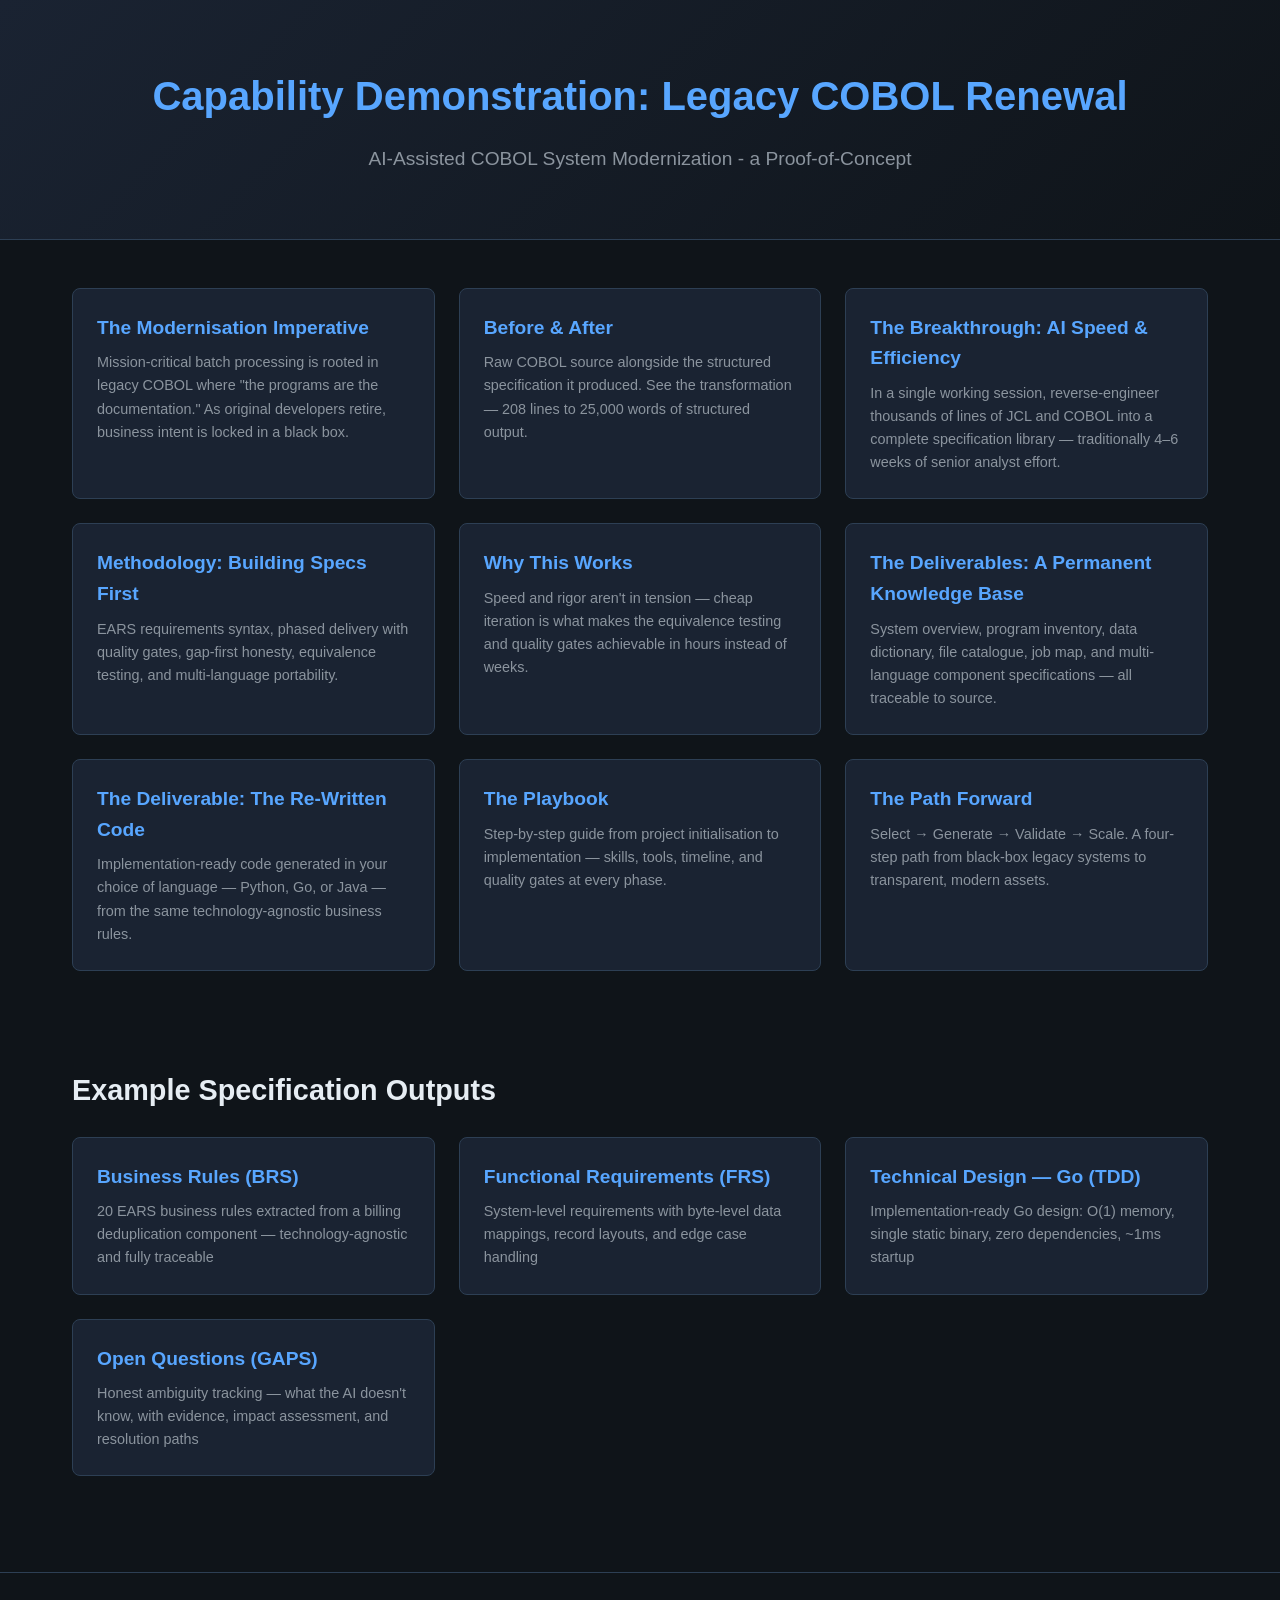
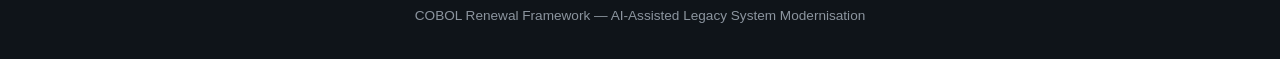
<file: index.html>
<!DOCTYPE html>
<html lang="en">
<head>
    <meta charset="UTF-8">
    <meta name="viewport" content="width=device-width, initial-scale=1.0">
    <title>COBOL Renewal Framework — AI-Assisted COBOL Modernisation</title>
    <link rel="stylesheet" href="css/style.css">
</head>
<body>
    <header class="hero">
        <div class="container">
            <h1>Capability Demonstration: Legacy COBOL Renewal</h1>
            <p class="tagline">AI-Assisted COBOL System Modernization - a Proof-of-Concept</p>
        </div>
    </header>

    <main class="container">
        <section class="nav-section">
            <div class="nav-grid">

                <a href="imperative.html" class="nav-card">
                    <h3>The Modernisation Imperative</h3>
                    <p>Mission-critical batch processing is rooted in legacy COBOL where "the programs are the documentation." As original developers retire, business intent is locked in a black box.</p>
                </a>

                <a href="before-after.html" class="nav-card">
                    <h3>Before &amp; After</h3>
                    <p>Raw COBOL source alongside the structured specification it produced. See the transformation — 208 lines to 25,000 words of structured output.</p>
                </a>

                <a href="breakthrough.html" class="nav-card">
                    <h3>The Breakthrough: AI Speed &amp; Efficiency</h3>
                    <p>In a single working session, reverse-engineer thousands of lines of JCL and COBOL into a complete specification library — traditionally 4–6 weeks of senior analyst effort.</p>
                </a>

                <a href="methodology.html" class="nav-card">
                    <h3>Methodology: Building Specs First</h3>
                    <p>EARS requirements syntax, phased delivery with quality gates, gap-first honesty, equivalence testing, and multi-language portability.</p>
                </a>

                <a href="why-this-works.html" class="nav-card">
                    <h3>Why This Works</h3>
                    <p>Speed and rigor aren't in tension — cheap iteration is what makes the equivalence testing and quality gates achievable in hours instead of weeks.</p>
                </a>

                <a href="deliverables.html" class="nav-card">
                    <h3>The Deliverables: A Permanent Knowledge Base</h3>
                    <p>System overview, program inventory, data dictionary, file catalogue, job map, and multi-language component specifications — all traceable to source.</p>
                </a>

                <a href="rewritten-code.html" class="nav-card">
                    <h3>The Deliverable: The Re-Written Code</h3>
                    <p>Implementation-ready code generated in your choice of language — Python, Go, or Java — from the same technology-agnostic business rules.</p>
                </a>

                <a href="playbook.html" class="nav-card">
                    <h3>The Playbook</h3>
                    <p>Step-by-step guide from project initialisation to implementation — skills, tools, timeline, and quality gates at every phase.</p>
                </a>

                <a href="path-forward.html" class="nav-card">
                    <h3>The Path Forward</h3>
                    <p>Select → Generate → Validate → Scale. A four-step path from black-box legacy systems to transparent, modern assets.</p>
                </a>

            </div>
        </section>

        <section class="nav-section">
            <h2>Example Specification Outputs</h2>
            <div class="nav-grid">
                <a href="example-brs.html" class="nav-card">
                    <h3>Business Rules (BRS)</h3>
                    <p>20 EARS business rules extracted from a billing deduplication component — technology-agnostic and fully traceable</p>
                </a>
                <a href="example-frs.html" class="nav-card">
                    <h3>Functional Requirements (FRS)</h3>
                    <p>System-level requirements with byte-level data mappings, record layouts, and edge case handling</p>
                </a>
                <a href="example-tdd.html" class="nav-card">
                    <h3>Technical Design — Go (TDD)</h3>
                    <p>Implementation-ready Go design: O(1) memory, single static binary, zero dependencies, ~1ms startup</p>
                </a>
                <a href="example-gaps.html" class="nav-card">
                    <h3>Open Questions (GAPS)</h3>
                    <p>Honest ambiguity tracking — what the AI doesn't know, with evidence, impact assessment, and resolution paths</p>
                </a>
            </div>
        </section>
    </main>

    <footer>
        <div class="container">
            <p>COBOL Renewal Framework — AI-Assisted Legacy System Modernisation</p>
        </div>
    </footer>
</body>
</html>
</file>
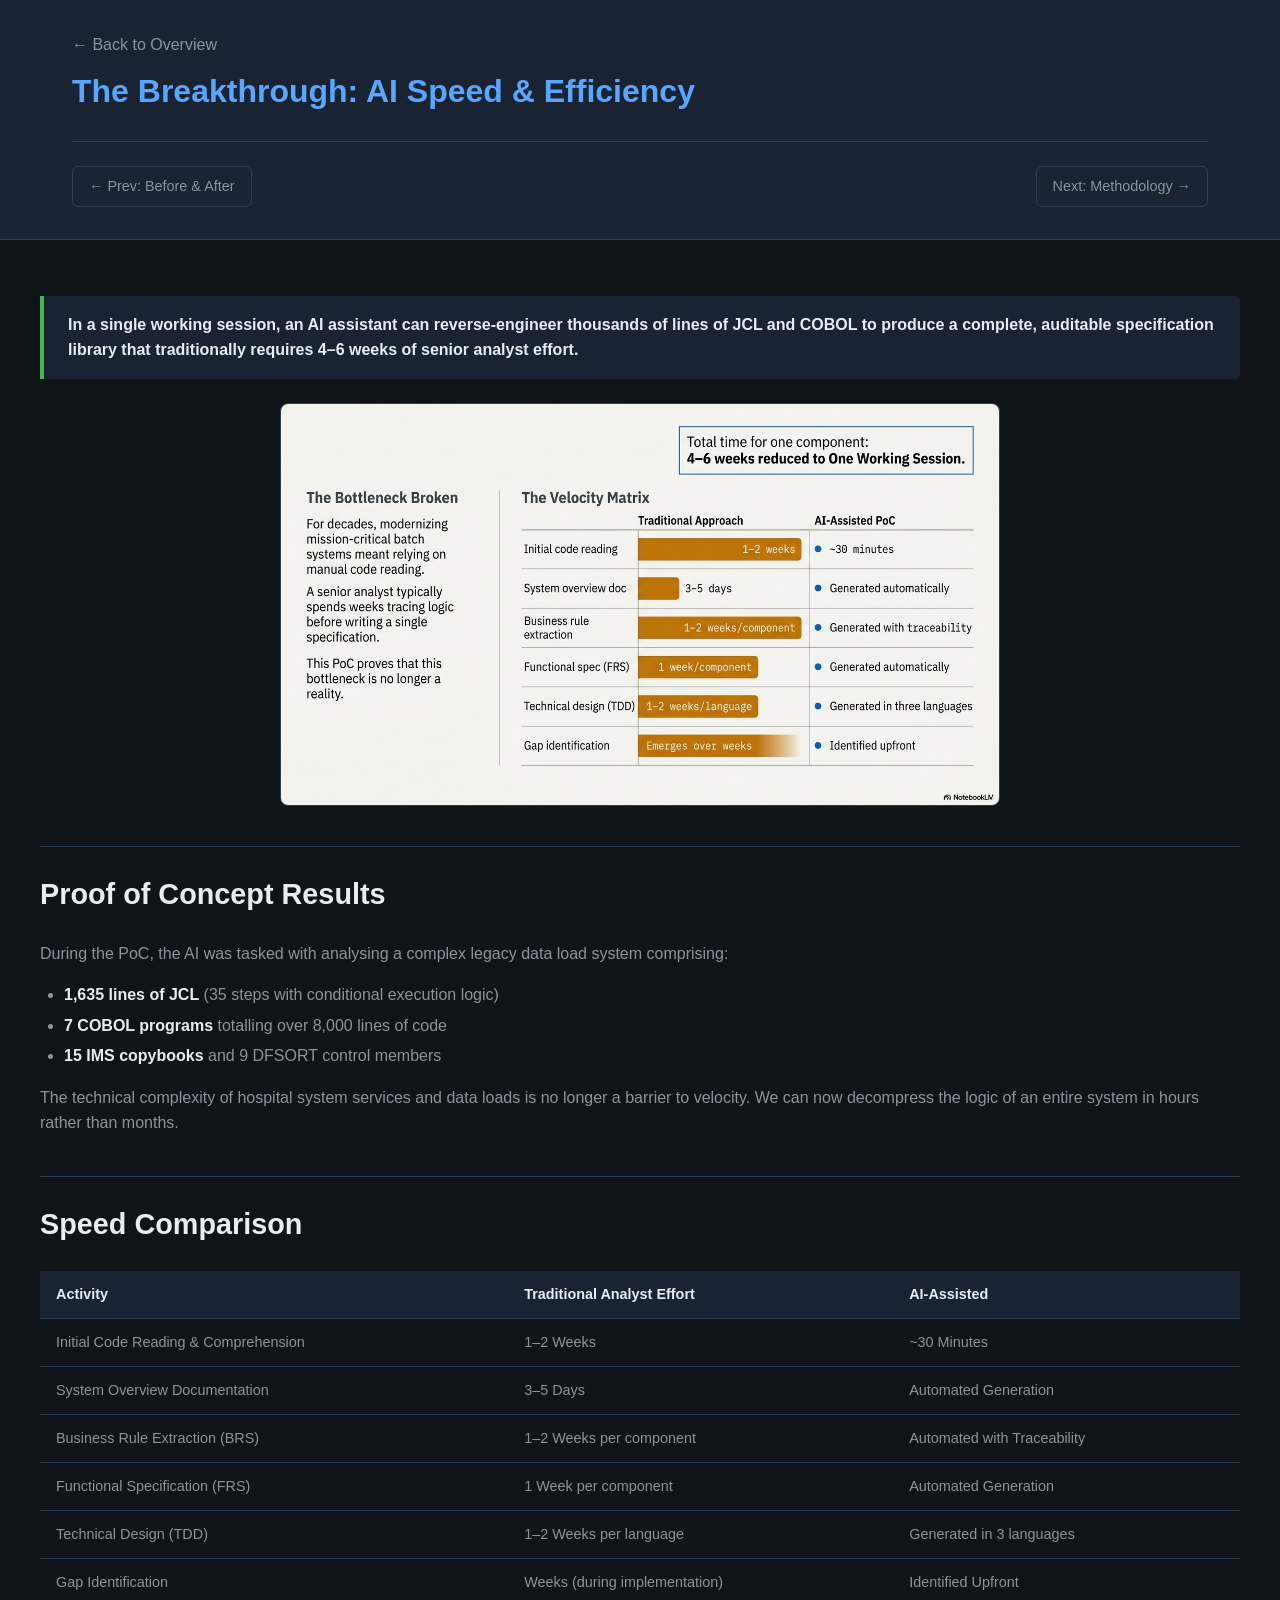
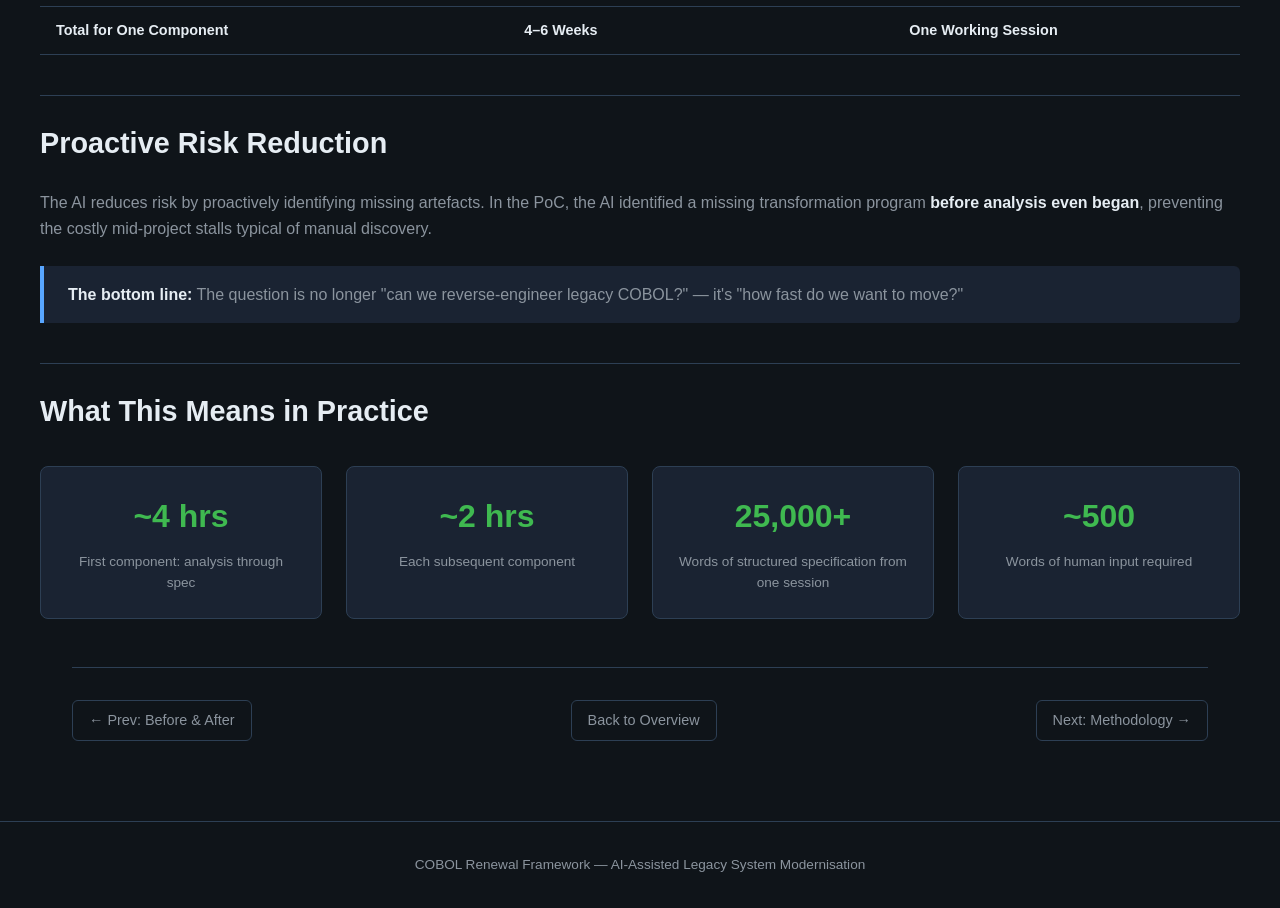
<file: breakthrough.html>
<!DOCTYPE html>
<html lang="en">
<head>
    <meta charset="UTF-8">
    <meta name="viewport" content="width=device-width, initial-scale=1.0">
    <title>The Breakthrough — COBOL Renewal Framework</title>
    <link rel="stylesheet" href="css/style.css">
</head>
<body>
    <div class="page-header">
        <div class="container">
            <div class="breadcrumb"><a href="index.html">← Back to Overview</a></div>
            <h1>The Breakthrough: AI Speed &amp; Efficiency</h1>
            <div class="page-nav page-nav-top">
                <a href="before-after.html" class="page-nav-link">← Prev: Before &amp; After</a>
                <a href="methodology.html" class="page-nav-link">Next: Methodology →</a>
            </div>
        </div>
    </div>

    <main class="container content">
        <div class="callout success">
            <p><strong>In a single working session, an AI assistant can reverse-engineer thousands of lines of JCL and COBOL to produce a complete, auditable specification library that traditionally requires 4–6 weeks of senior analyst effort.</strong></p>
        </div>

        <img src="img/velocity.png" alt="Velocity comparison — traditional vs AI-assisted analysis" class="full-width-img">

        <h2>Proof of Concept Results</h2>
        <p>During the PoC, the AI was tasked with analysing a complex legacy data load system comprising:</p>
        <ul>
            <li><strong>1,635 lines of JCL</strong> (35 steps with conditional execution logic)</li>
            <li><strong>7 COBOL programs</strong> totalling over 8,000 lines of code</li>
            <li><strong>15 IMS copybooks</strong> and 9 DFSORT control members</li>
        </ul>

        <p>The technical complexity of hospital system services and data loads is no longer a barrier to velocity. We can now decompress the logic of an entire system in hours rather than months.</p>

        <h2>Speed Comparison</h2>
        <table>
            <thead>
                <tr><th>Activity</th><th>Traditional Analyst Effort</th><th>AI-Assisted</th></tr>
            </thead>
            <tbody>
                <tr><td>Initial Code Reading &amp; Comprehension</td><td>1–2 Weeks</td><td>~30 Minutes</td></tr>
                <tr><td>System Overview Documentation</td><td>3–5 Days</td><td>Automated Generation</td></tr>
                <tr><td>Business Rule Extraction (BRS)</td><td>1–2 Weeks per component</td><td>Automated with Traceability</td></tr>
                <tr><td>Functional Specification (FRS)</td><td>1 Week per component</td><td>Automated Generation</td></tr>
                <tr><td>Technical Design (TDD)</td><td>1–2 Weeks per language</td><td>Generated in 3 languages</td></tr>
                <tr><td>Gap Identification</td><td>Weeks (during implementation)</td><td>Identified Upfront</td></tr>
                <tr><td><strong>Total for One Component</strong></td><td><strong>4–6 Weeks</strong></td><td><strong>One Working Session</strong></td></tr>
            </tbody>
        </table>

        <h2>Proactive Risk Reduction</h2>
        <p>The AI reduces risk by proactively identifying missing artefacts. In the PoC, the AI identified a missing transformation program <strong>before analysis even began</strong>, preventing the costly mid-project stalls typical of manual discovery.</p>

        <div class="callout">
            <p><strong>The bottom line:</strong> The question is no longer "can we reverse-engineer legacy COBOL?" — it's "how fast do we want to move?"</p>
        </div>

        <h2>What This Means in Practice</h2>
        <div class="stats-grid">
            <div class="stat">
                <span class="stat-number">~4 hrs</span>
                <span class="stat-label">First component: analysis through spec</span>
            </div>
            <div class="stat">
                <span class="stat-number">~2 hrs</span>
                <span class="stat-label">Each subsequent component</span>
            </div>
            <div class="stat">
                <span class="stat-number">25,000+</span>
                <span class="stat-label">Words of structured specification from one session</span>
            </div>
            <div class="stat">
                <span class="stat-number">~500</span>
                <span class="stat-label">Words of human input required</span>
            </div>
        </div>
    </main>

    <div class="container">
        <div class="page-nav page-nav-bottom">
            <a href="before-after.html" class="page-nav-link">← Prev: Before &amp; After</a>
            <a href="index.html" class="page-nav-link">Back to Overview</a>
            <a href="methodology.html" class="page-nav-link">Next: Methodology →</a>
        </div>
    </div>

    <footer>
        <div class="container">
            <p>COBOL Renewal Framework — AI-Assisted Legacy System Modernisation</p>
        </div>
    </footer>
</body>
</html>
</file>
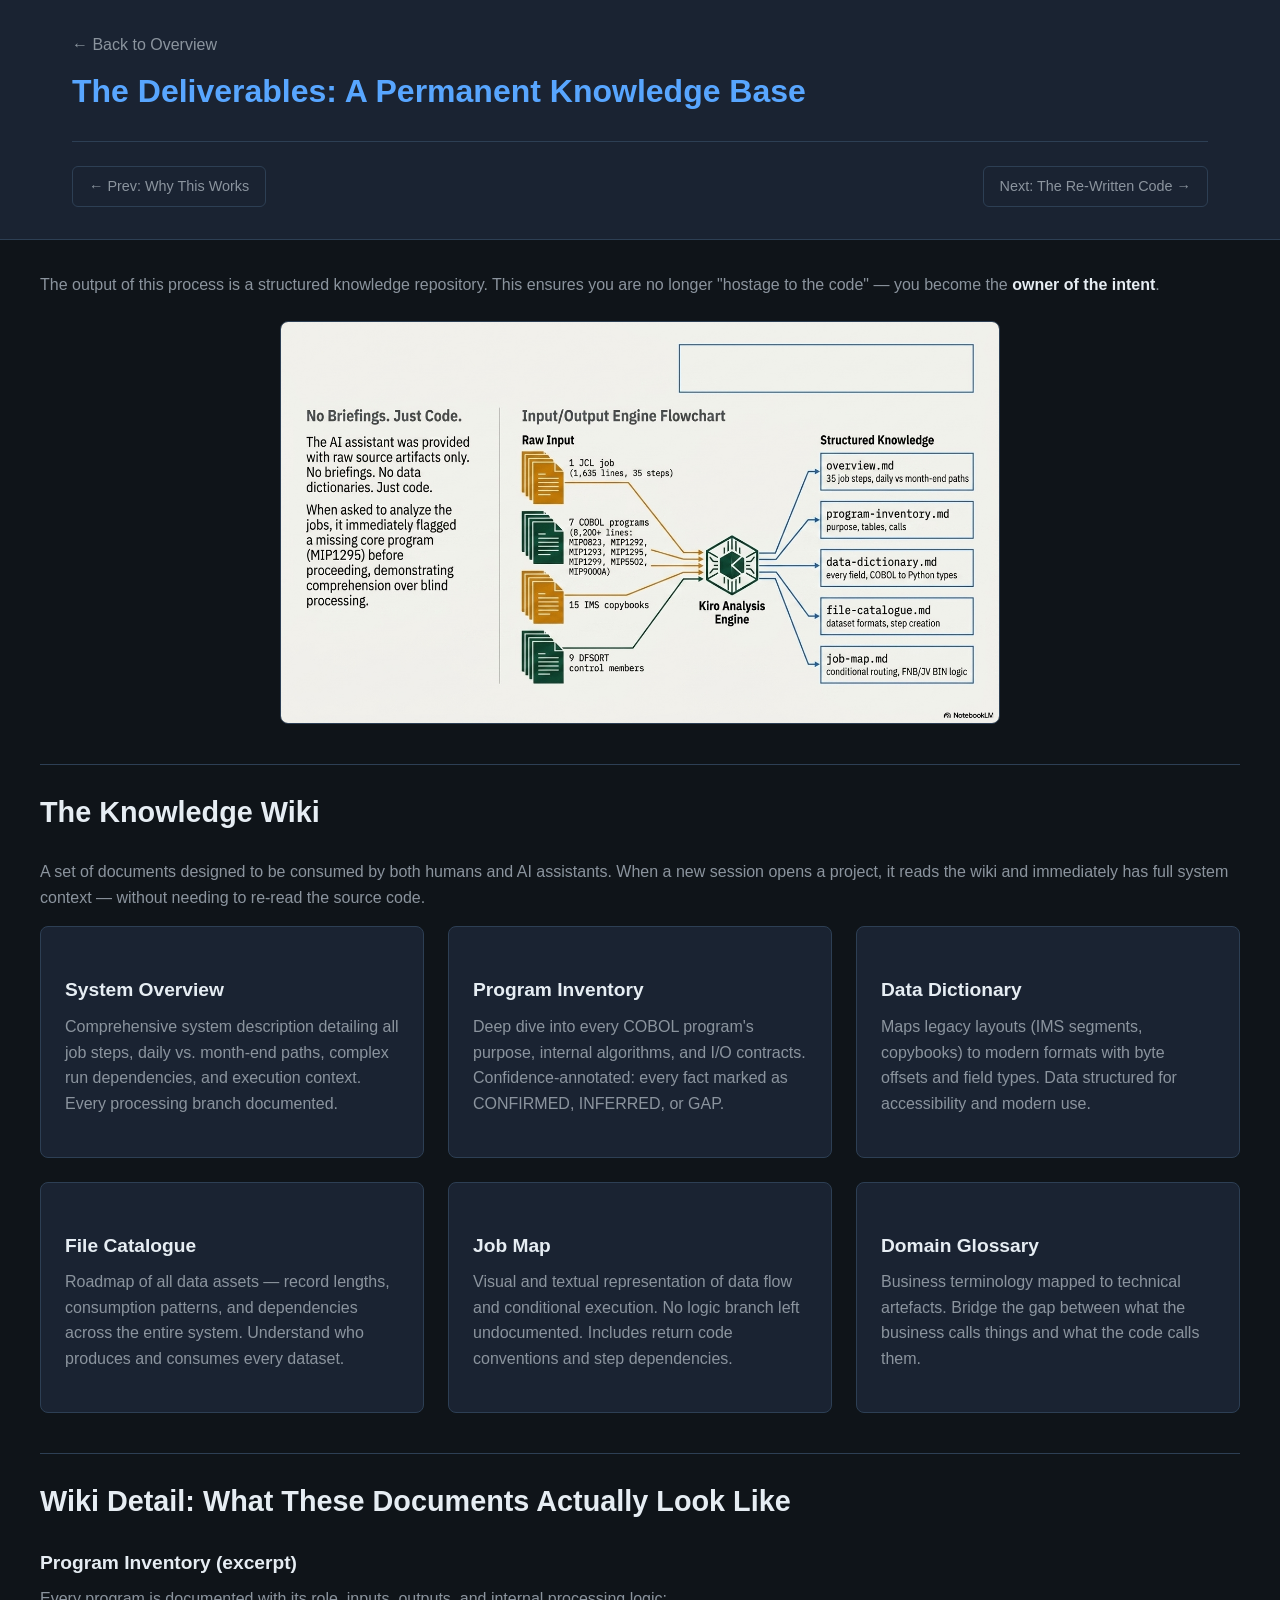
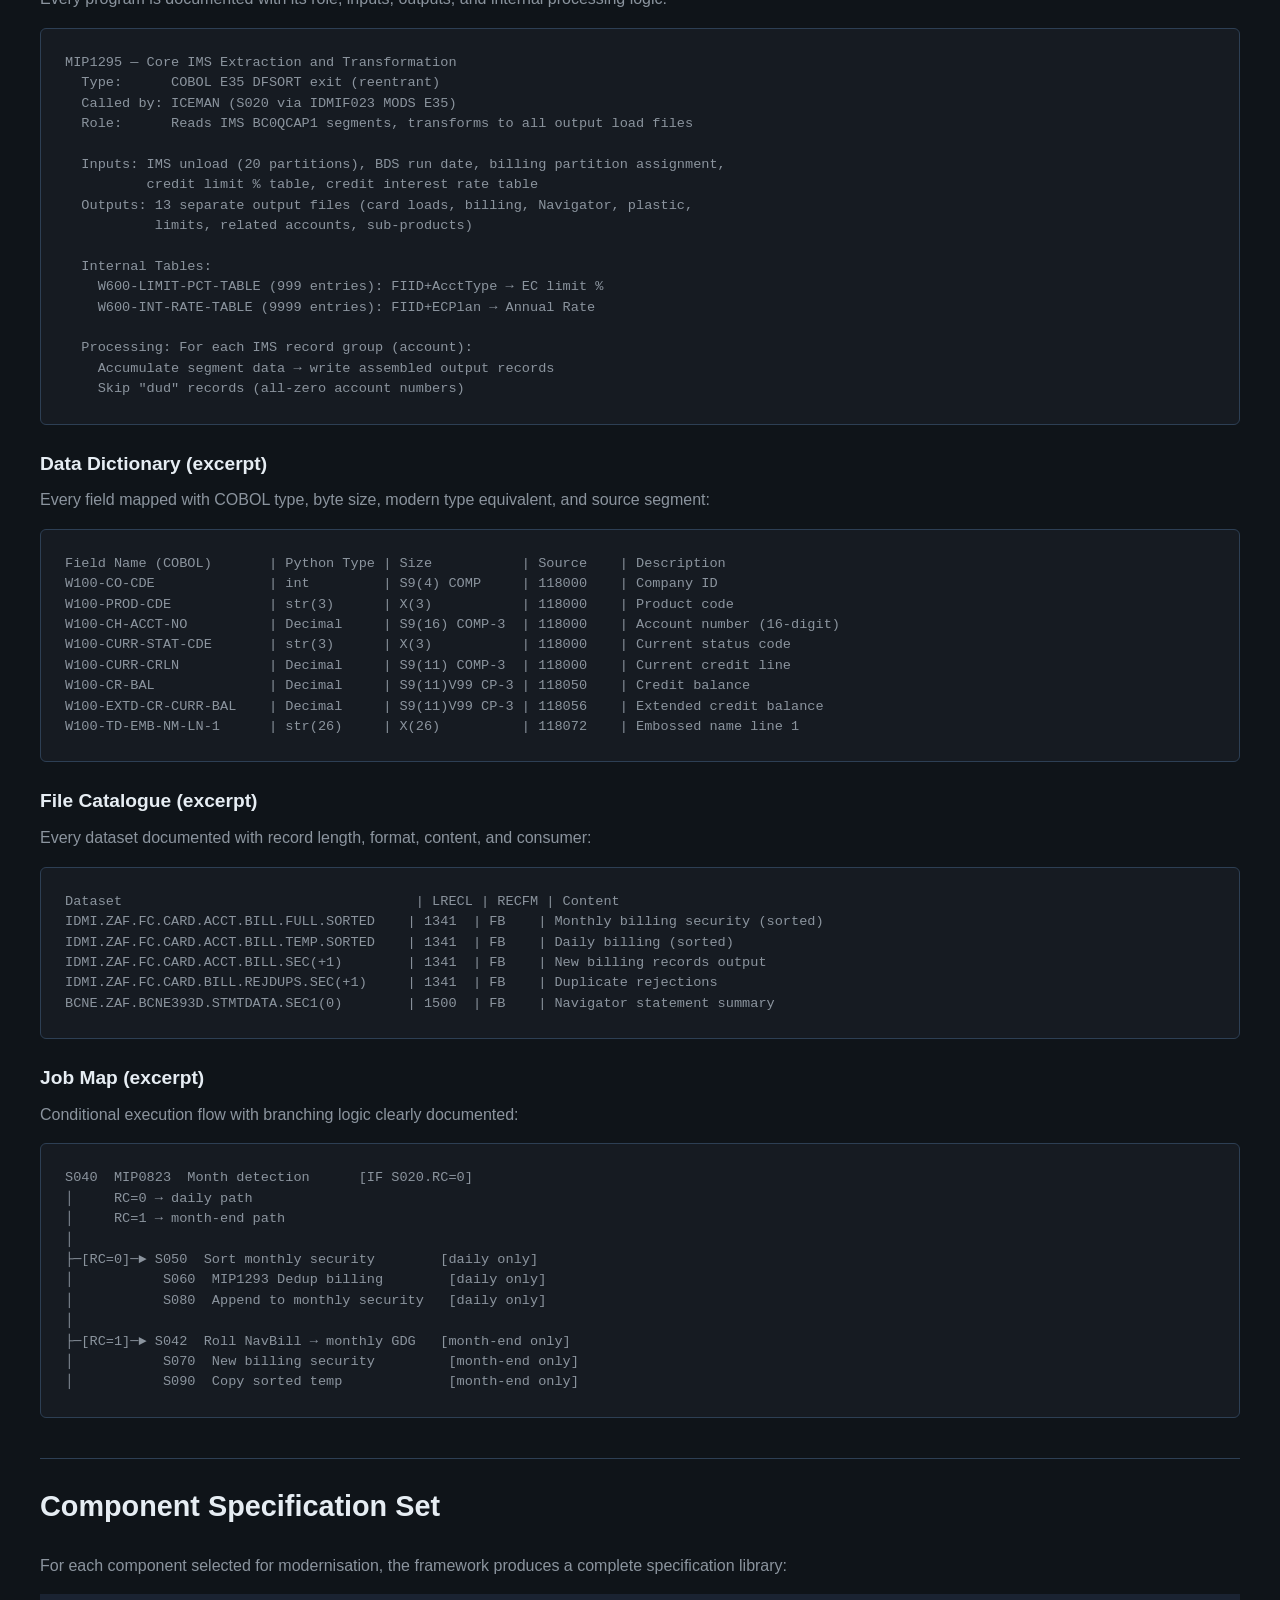
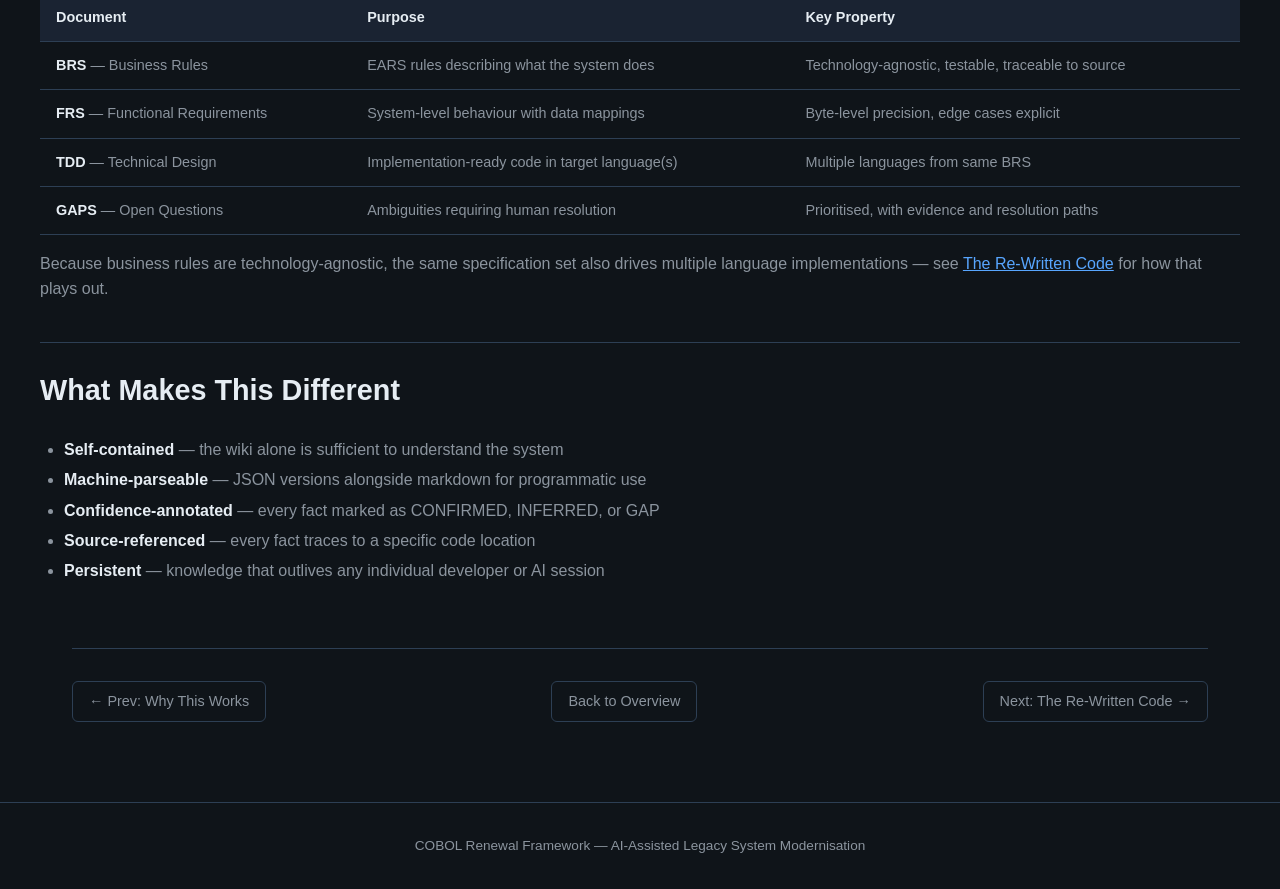
<file: deliverables.html>
<!DOCTYPE html>
<html lang="en">
<head>
    <meta charset="UTF-8">
    <meta name="viewport" content="width=device-width, initial-scale=1.0">
    <title>The Deliverables — COBOL Renewal Framework</title>
    <link rel="stylesheet" href="css/style.css">
</head>
<body>
    <div class="page-header">
        <div class="container">
            <div class="breadcrumb"><a href="index.html">← Back to Overview</a></div>
            <h1>The Deliverables: A Permanent Knowledge Base</h1>
            <div class="page-nav page-nav-top">
                <a href="why-this-works.html" class="page-nav-link">← Prev: Why This Works</a>
                <a href="rewritten-code.html" class="page-nav-link">Next: The Re-Written Code →</a>
            </div>
        </div>
    </div>

    <main class="container content">
        <p>The output of this process is a structured knowledge repository. This ensures you are no longer "hostage to the code" — you become the <strong>owner of the intent</strong>.</p>

        <img src="img/knowledge.png" alt="The Deliverables — a permanent knowledge base" class="full-width-img">

        <h2>The Knowledge Wiki</h2>
        <p>A set of documents designed to be consumed by both humans and AI assistants. When a new session opens a project, it reads the wiki and immediately has full system context — without needing to re-read the source code.</p>

        <div class="problem-grid">
            <div class="problem-card">
                <h3>System Overview</h3>
                <p>Comprehensive system description detailing all job steps, daily vs. month-end paths, complex run dependencies, and execution context. Every processing branch documented.</p>
            </div>
            <div class="problem-card">
                <h3>Program Inventory</h3>
                <p>Deep dive into every COBOL program's purpose, internal algorithms, and I/O contracts. Confidence-annotated: every fact marked as CONFIRMED, INFERRED, or GAP.</p>
            </div>
            <div class="problem-card">
                <h3>Data Dictionary</h3>
                <p>Maps legacy layouts (IMS segments, copybooks) to modern formats with byte offsets and field types. Data structured for accessibility and modern use.</p>
            </div>
            <div class="problem-card">
                <h3>File Catalogue</h3>
                <p>Roadmap of all data assets — record lengths, consumption patterns, and dependencies across the entire system. Understand who produces and consumes every dataset.</p>
            </div>
            <div class="problem-card">
                <h3>Job Map</h3>
                <p>Visual and textual representation of data flow and conditional execution. No logic branch left undocumented. Includes return code conventions and step dependencies.</p>
            </div>
            <div class="problem-card">
                <h3>Domain Glossary</h3>
                <p>Business terminology mapped to technical artefacts. Bridge the gap between what the business calls things and what the code calls them.</p>
            </div>
        </div>

        <h2>Wiki Detail: What These Documents Actually Look Like</h2>

        <h3>Program Inventory (excerpt)</h3>
        <p>Every program is documented with its role, inputs, outputs, and internal processing logic:</p>
<pre><code>MIP1295 — Core IMS Extraction and Transformation
  Type:      COBOL E35 DFSORT exit (reentrant)
  Called by: ICEMAN (S020 via IDMIF023 MODS E35)
  Role:      Reads IMS BC0QCAP1 segments, transforms to all output load files

  Inputs: IMS unload (20 partitions), BDS run date, billing partition assignment,
          credit limit % table, credit interest rate table
  Outputs: 13 separate output files (card loads, billing, Navigator, plastic,
           limits, related accounts, sub-products)

  Internal Tables:
    W600-LIMIT-PCT-TABLE (999 entries): FIID+AcctType → EC limit %
    W600-INT-RATE-TABLE (9999 entries): FIID+ECPlan → Annual Rate

  Processing: For each IMS record group (account):
    Accumulate segment data → write assembled output records
    Skip "dud" records (all-zero account numbers)</code></pre>

        <h3>Data Dictionary (excerpt)</h3>
        <p>Every field mapped with COBOL type, byte size, modern type equivalent, and source segment:</p>
<pre><code>Field Name (COBOL)       | Python Type | Size           | Source    | Description
W100-CO-CDE              | int         | S9(4) COMP     | 118000    | Company ID
W100-PROD-CDE            | str(3)      | X(3)           | 118000    | Product code
W100-CH-ACCT-NO          | Decimal     | S9(16) COMP-3  | 118000    | Account number (16-digit)
W100-CURR-STAT-CDE       | str(3)      | X(3)           | 118000    | Current status code
W100-CURR-CRLN           | Decimal     | S9(11) COMP-3  | 118000    | Current credit line
W100-CR-BAL              | Decimal     | S9(11)V99 CP-3 | 118050    | Credit balance
W100-EXTD-CR-CURR-BAL    | Decimal     | S9(11)V99 CP-3 | 118056    | Extended credit balance
W100-TD-EMB-NM-LN-1      | str(26)     | X(26)          | 118072    | Embossed name line 1</code></pre>

        <h3>File Catalogue (excerpt)</h3>
        <p>Every dataset documented with record length, format, content, and consumer:</p>
<pre><code>Dataset                                    | LRECL | RECFM | Content
IDMI.ZAF.FC.CARD.ACCT.BILL.FULL.SORTED    | 1341  | FB    | Monthly billing security (sorted)
IDMI.ZAF.FC.CARD.ACCT.BILL.TEMP.SORTED    | 1341  | FB    | Daily billing (sorted)
IDMI.ZAF.FC.CARD.ACCT.BILL.SEC(+1)        | 1341  | FB    | New billing records output
IDMI.ZAF.FC.CARD.BILL.REJDUPS.SEC(+1)     | 1341  | FB    | Duplicate rejections
BCNE.ZAF.BCNE393D.STMTDATA.SEC1(0)        | 1500  | FB    | Navigator statement summary</code></pre>

        <h3>Job Map (excerpt)</h3>
        <p>Conditional execution flow with branching logic clearly documented:</p>
<pre><code>S040  MIP0823  Month detection      [IF S020.RC=0]
│     RC=0 → daily path
│     RC=1 → month-end path
│
├─[RC=0]─► S050  Sort monthly security        [daily only]
│           S060  MIP1293 Dedup billing        [daily only]
│           S080  Append to monthly security   [daily only]
│
├─[RC=1]─► S042  Roll NavBill → monthly GDG   [month-end only]
│           S070  New billing security         [month-end only]
│           S090  Copy sorted temp             [month-end only]</code></pre>

        <h2>Component Specification Set</h2>
        <p>For each component selected for modernisation, the framework produces a complete specification library:</p>

        <table>
            <thead>
                <tr><th>Document</th><th>Purpose</th><th>Key Property</th></tr>
            </thead>
            <tbody>
                <tr><td><strong>BRS</strong> — Business Rules</td><td>EARS rules describing what the system does</td><td>Technology-agnostic, testable, traceable to source</td></tr>
                <tr><td><strong>FRS</strong> — Functional Requirements</td><td>System-level behaviour with data mappings</td><td>Byte-level precision, edge cases explicit</td></tr>
                <tr><td><strong>TDD</strong> — Technical Design</td><td>Implementation-ready code in target language(s)</td><td>Multiple languages from same BRS</td></tr>
                <tr><td><strong>GAPS</strong> — Open Questions</td><td>Ambiguities requiring human resolution</td><td>Prioritised, with evidence and resolution paths</td></tr>
            </tbody>
        </table>

        <p>Because business rules are technology-agnostic, the same specification set also drives multiple language implementations — see <a href="rewritten-code.html">The Re-Written Code</a> for how that plays out.</p>

        <h2>What Makes This Different</h2>
        <ul>
            <li><strong>Self-contained</strong> — the wiki alone is sufficient to understand the system</li>
            <li><strong>Machine-parseable</strong> — JSON versions alongside markdown for programmatic use</li>
            <li><strong>Confidence-annotated</strong> — every fact marked as CONFIRMED, INFERRED, or GAP</li>
            <li><strong>Source-referenced</strong> — every fact traces to a specific code location</li>
            <li><strong>Persistent</strong> — knowledge that outlives any individual developer or AI session</li>
        </ul>
    </main>

    <div class="container">
        <div class="page-nav page-nav-bottom">
            <a href="why-this-works.html" class="page-nav-link">← Prev: Why This Works</a>
            <a href="index.html" class="page-nav-link">Back to Overview</a>
            <a href="rewritten-code.html" class="page-nav-link">Next: The Re-Written Code →</a>
        </div>
    </div>

    <footer>
        <div class="container">
            <p>COBOL Renewal Framework — AI-Assisted Legacy System Modernisation</p>
        </div>
    </footer>
</body>
</html>
</file>
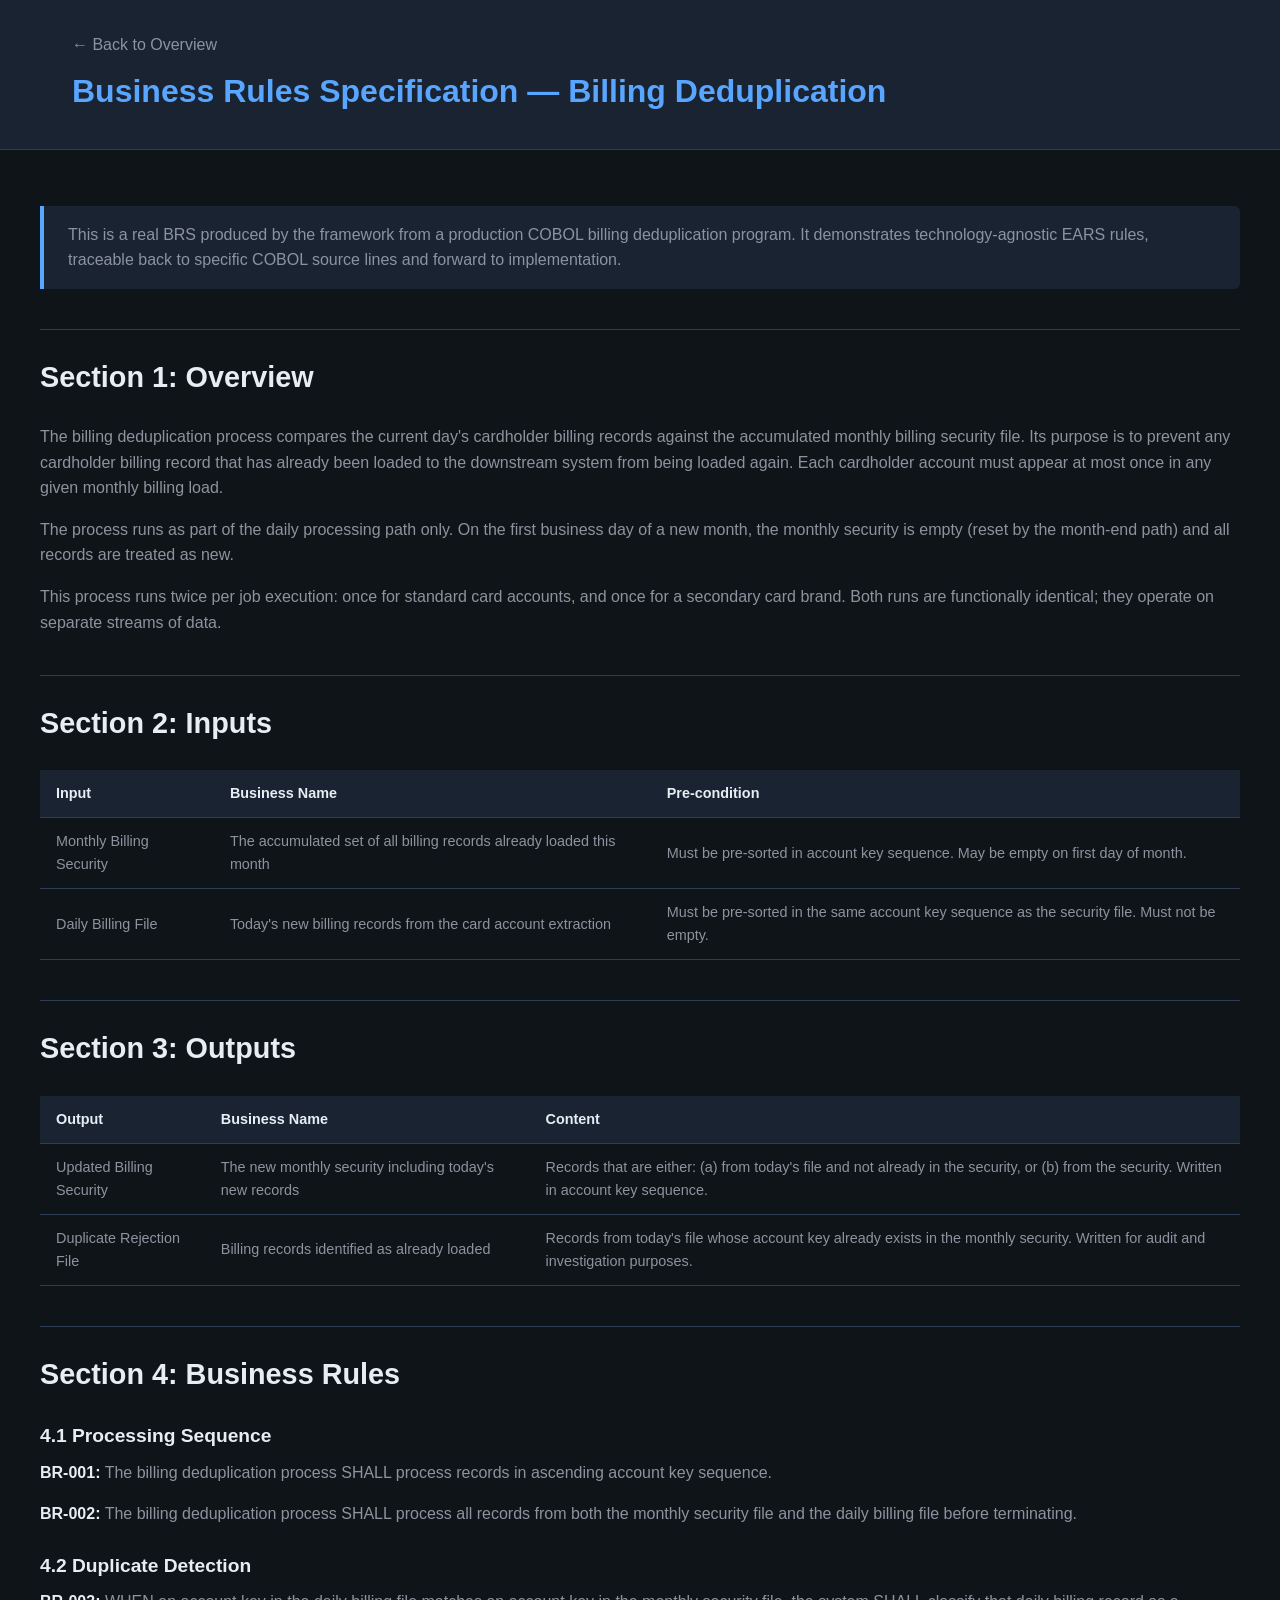
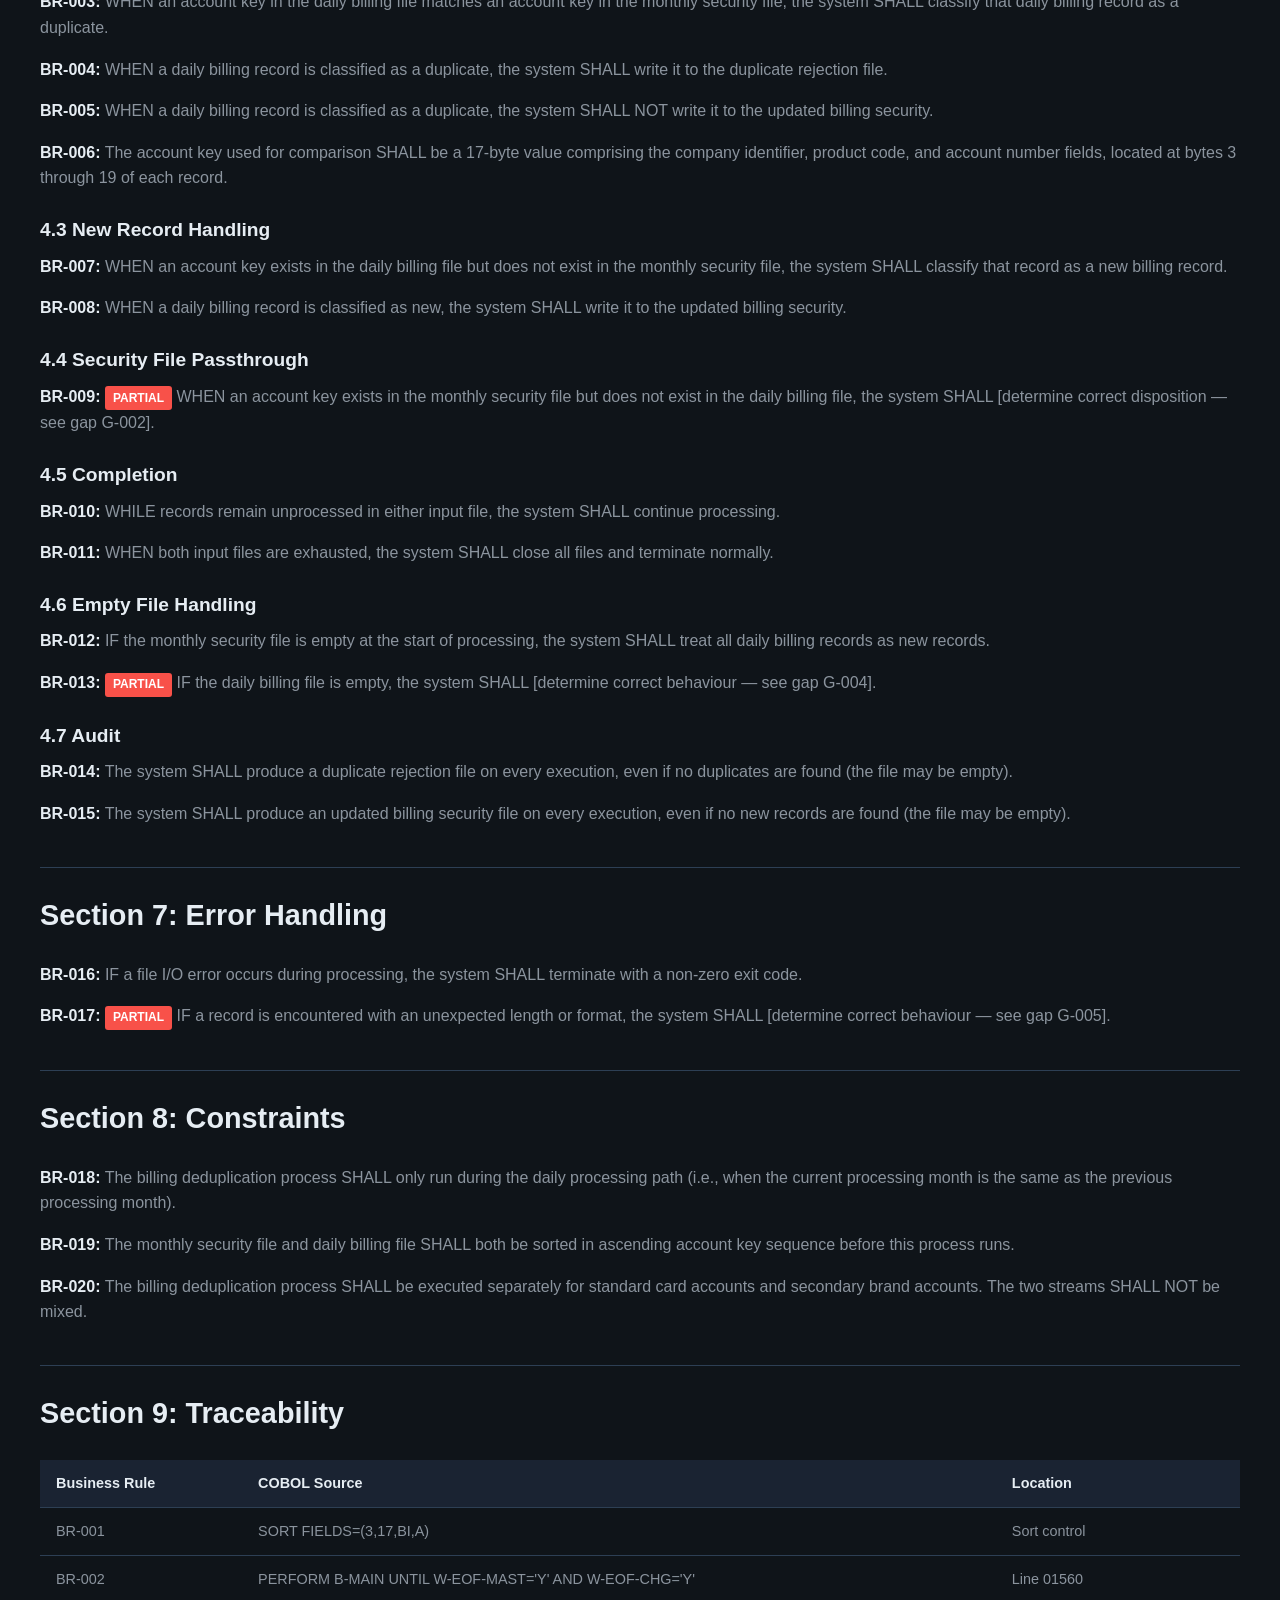
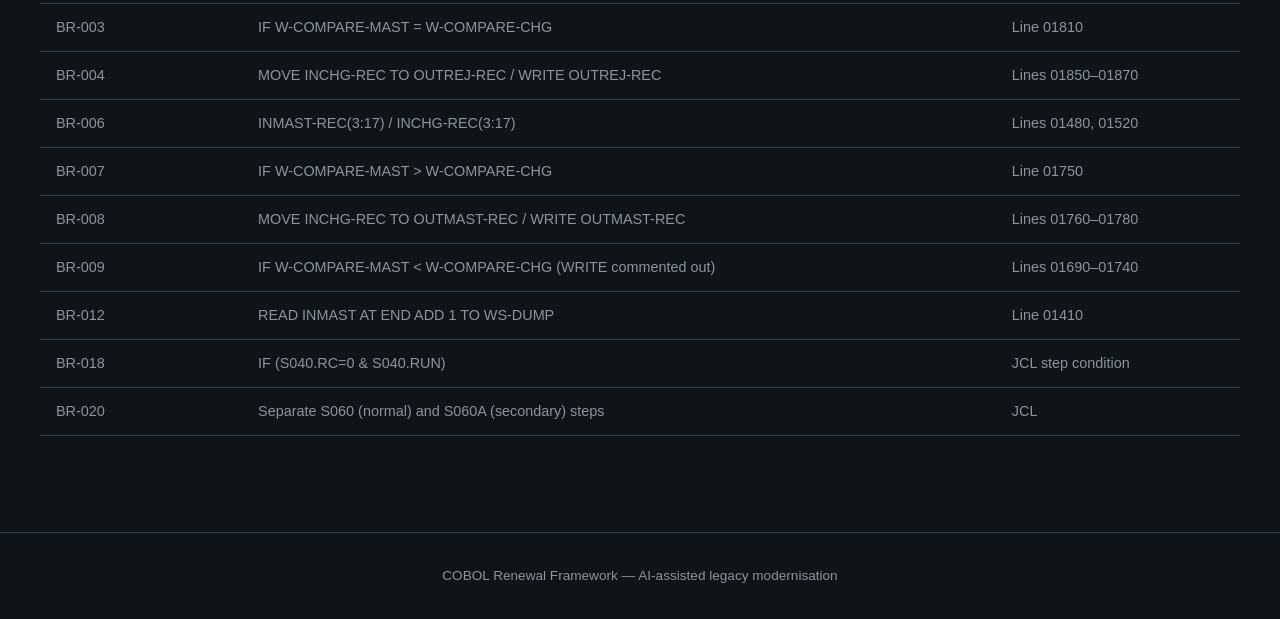
<file: example-brs.html>
<!DOCTYPE html>
<html lang="en">
<head>
    <meta charset="UTF-8">
    <meta name="viewport" content="width=device-width, initial-scale=1.0">
    <title>Business Rules (BRS) — COBOL Renewal Framework</title>
    <link rel="stylesheet" href="css/style.css">
</head>
<body>
    <div class="page-header">
        <div class="container">
            <div class="breadcrumb"><a href="index.html">← Back to Overview</a></div>
            <h1>Business Rules Specification — Billing Deduplication</h1>
        </div>
    </div>

    <main class="container content">
        <div class="callout">
            <p>This is a real BRS produced by the framework from a production COBOL billing deduplication program. It demonstrates technology-agnostic EARS rules, traceable back to specific COBOL source lines and forward to implementation.</p>
        </div>

        <h2>Section 1: Overview</h2>
        <p>The billing deduplication process compares the current day's cardholder billing records against the accumulated monthly billing security file. Its purpose is to prevent any cardholder billing record that has already been loaded to the downstream system from being loaded again. Each cardholder account must appear at most once in any given monthly billing load.</p>
        <p>The process runs as part of the daily processing path only. On the first business day of a new month, the monthly security is empty (reset by the month-end path) and all records are treated as new.</p>
        <p>This process runs twice per job execution: once for standard card accounts, and once for a secondary card brand. Both runs are functionally identical; they operate on separate streams of data.</p>

        <h2>Section 2: Inputs</h2>
        <table>
            <thead>
                <tr><th>Input</th><th>Business Name</th><th>Pre-condition</th></tr>
            </thead>
            <tbody>
                <tr><td>Monthly Billing Security</td><td>The accumulated set of all billing records already loaded this month</td><td>Must be pre-sorted in account key sequence. May be empty on first day of month.</td></tr>
                <tr><td>Daily Billing File</td><td>Today's new billing records from the card account extraction</td><td>Must be pre-sorted in the same account key sequence as the security file. Must not be empty.</td></tr>
            </tbody>
        </table>

        <h2>Section 3: Outputs</h2>
        <table>
            <thead>
                <tr><th>Output</th><th>Business Name</th><th>Content</th></tr>
            </thead>
            <tbody>
                <tr><td>Updated Billing Security</td><td>The new monthly security including today's new records</td><td>Records that are either: (a) from today's file and not already in the security, or (b) from the security. Written in account key sequence.</td></tr>
                <tr><td>Duplicate Rejection File</td><td>Billing records identified as already loaded</td><td>Records from today's file whose account key already exists in the monthly security. Written for audit and investigation purposes.</td></tr>
            </tbody>
        </table>

        <h2>Section 4: Business Rules</h2>

        <h3>4.1 Processing Sequence</h3>
        <p><strong>BR-001:</strong> The billing deduplication process SHALL process records in ascending account key sequence.</p>
        <p><strong>BR-002:</strong> The billing deduplication process SHALL process all records from both the monthly security file and the daily billing file before terminating.</p>

        <h3>4.2 Duplicate Detection</h3>
        <p><strong>BR-003:</strong> WHEN an account key in the daily billing file matches an account key in the monthly security file, the system SHALL classify that daily billing record as a duplicate.</p>
        <p><strong>BR-004:</strong> WHEN a daily billing record is classified as a duplicate, the system SHALL write it to the duplicate rejection file.</p>
        <p><strong>BR-005:</strong> WHEN a daily billing record is classified as a duplicate, the system SHALL NOT write it to the updated billing security.</p>
        <p><strong>BR-006:</strong> The account key used for comparison SHALL be a 17-byte value comprising the company identifier, product code, and account number fields, located at bytes 3 through 19 of each record.</p>

        <h3>4.3 New Record Handling</h3>
        <p><strong>BR-007:</strong> WHEN an account key exists in the daily billing file but does not exist in the monthly security file, the system SHALL classify that record as a new billing record.</p>
        <p><strong>BR-008:</strong> WHEN a daily billing record is classified as new, the system SHALL write it to the updated billing security.</p>

        <h3>4.4 Security File Passthrough</h3>
        <p><strong>BR-009:</strong> <span class="badge badge-high">PARTIAL</span> WHEN an account key exists in the monthly security file but does not exist in the daily billing file, the system SHALL [determine correct disposition — see gap G-002].</p>

        <h3>4.5 Completion</h3>
        <p><strong>BR-010:</strong> WHILE records remain unprocessed in either input file, the system SHALL continue processing.</p>
        <p><strong>BR-011:</strong> WHEN both input files are exhausted, the system SHALL close all files and terminate normally.</p>

        <h3>4.6 Empty File Handling</h3>
        <p><strong>BR-012:</strong> IF the monthly security file is empty at the start of processing, the system SHALL treat all daily billing records as new records.</p>
        <p><strong>BR-013:</strong> <span class="badge badge-high">PARTIAL</span> IF the daily billing file is empty, the system SHALL [determine correct behaviour — see gap G-004].</p>

        <h3>4.7 Audit</h3>
        <p><strong>BR-014:</strong> The system SHALL produce a duplicate rejection file on every execution, even if no duplicates are found (the file may be empty).</p>
        <p><strong>BR-015:</strong> The system SHALL produce an updated billing security file on every execution, even if no new records are found (the file may be empty).</p>

        <h2>Section 7: Error Handling</h2>
        <p><strong>BR-016:</strong> IF a file I/O error occurs during processing, the system SHALL terminate with a non-zero exit code.</p>
        <p><strong>BR-017:</strong> <span class="badge badge-high">PARTIAL</span> IF a record is encountered with an unexpected length or format, the system SHALL [determine correct behaviour — see gap G-005].</p>

        <h2>Section 8: Constraints</h2>
        <p><strong>BR-018:</strong> The billing deduplication process SHALL only run during the daily processing path (i.e., when the current processing month is the same as the previous processing month).</p>
        <p><strong>BR-019:</strong> The monthly security file and daily billing file SHALL both be sorted in ascending account key sequence before this process runs.</p>
        <p><strong>BR-020:</strong> The billing deduplication process SHALL be executed separately for standard card accounts and secondary brand accounts. The two streams SHALL NOT be mixed.</p>

        <h2>Section 9: Traceability</h2>
        <table>
            <thead>
                <tr><th>Business Rule</th><th>COBOL Source</th><th>Location</th></tr>
            </thead>
            <tbody>
                <tr><td>BR-001</td><td>SORT FIELDS=(3,17,BI,A)</td><td>Sort control</td></tr>
                <tr><td>BR-002</td><td>PERFORM B-MAIN UNTIL W-EOF-MAST='Y' AND W-EOF-CHG='Y'</td><td>Line 01560</td></tr>
                <tr><td>BR-003</td><td>IF W-COMPARE-MAST = W-COMPARE-CHG</td><td>Line 01810</td></tr>
                <tr><td>BR-004</td><td>MOVE INCHG-REC TO OUTREJ-REC / WRITE OUTREJ-REC</td><td>Lines 01850–01870</td></tr>
                <tr><td>BR-006</td><td>INMAST-REC(3:17) / INCHG-REC(3:17)</td><td>Lines 01480, 01520</td></tr>
                <tr><td>BR-007</td><td>IF W-COMPARE-MAST > W-COMPARE-CHG</td><td>Line 01750</td></tr>
                <tr><td>BR-008</td><td>MOVE INCHG-REC TO OUTMAST-REC / WRITE OUTMAST-REC</td><td>Lines 01760–01780</td></tr>
                <tr><td>BR-009</td><td>IF W-COMPARE-MAST < W-COMPARE-CHG (WRITE commented out)</td><td>Lines 01690–01740</td></tr>
                <tr><td>BR-012</td><td>READ INMAST AT END ADD 1 TO WS-DUMP</td><td>Line 01410</td></tr>
                <tr><td>BR-018</td><td>IF (S040.RC=0 &amp; S040.RUN)</td><td>JCL step condition</td></tr>
                <tr><td>BR-020</td><td>Separate S060 (normal) and S060A (secondary) steps</td><td>JCL</td></tr>
            </tbody>
        </table>
    </main>

    <footer>
        <div class="container">
            <p>COBOL Renewal Framework — AI-assisted legacy modernisation</p>
        </div>
    </footer>
</body>
</html>
</file>
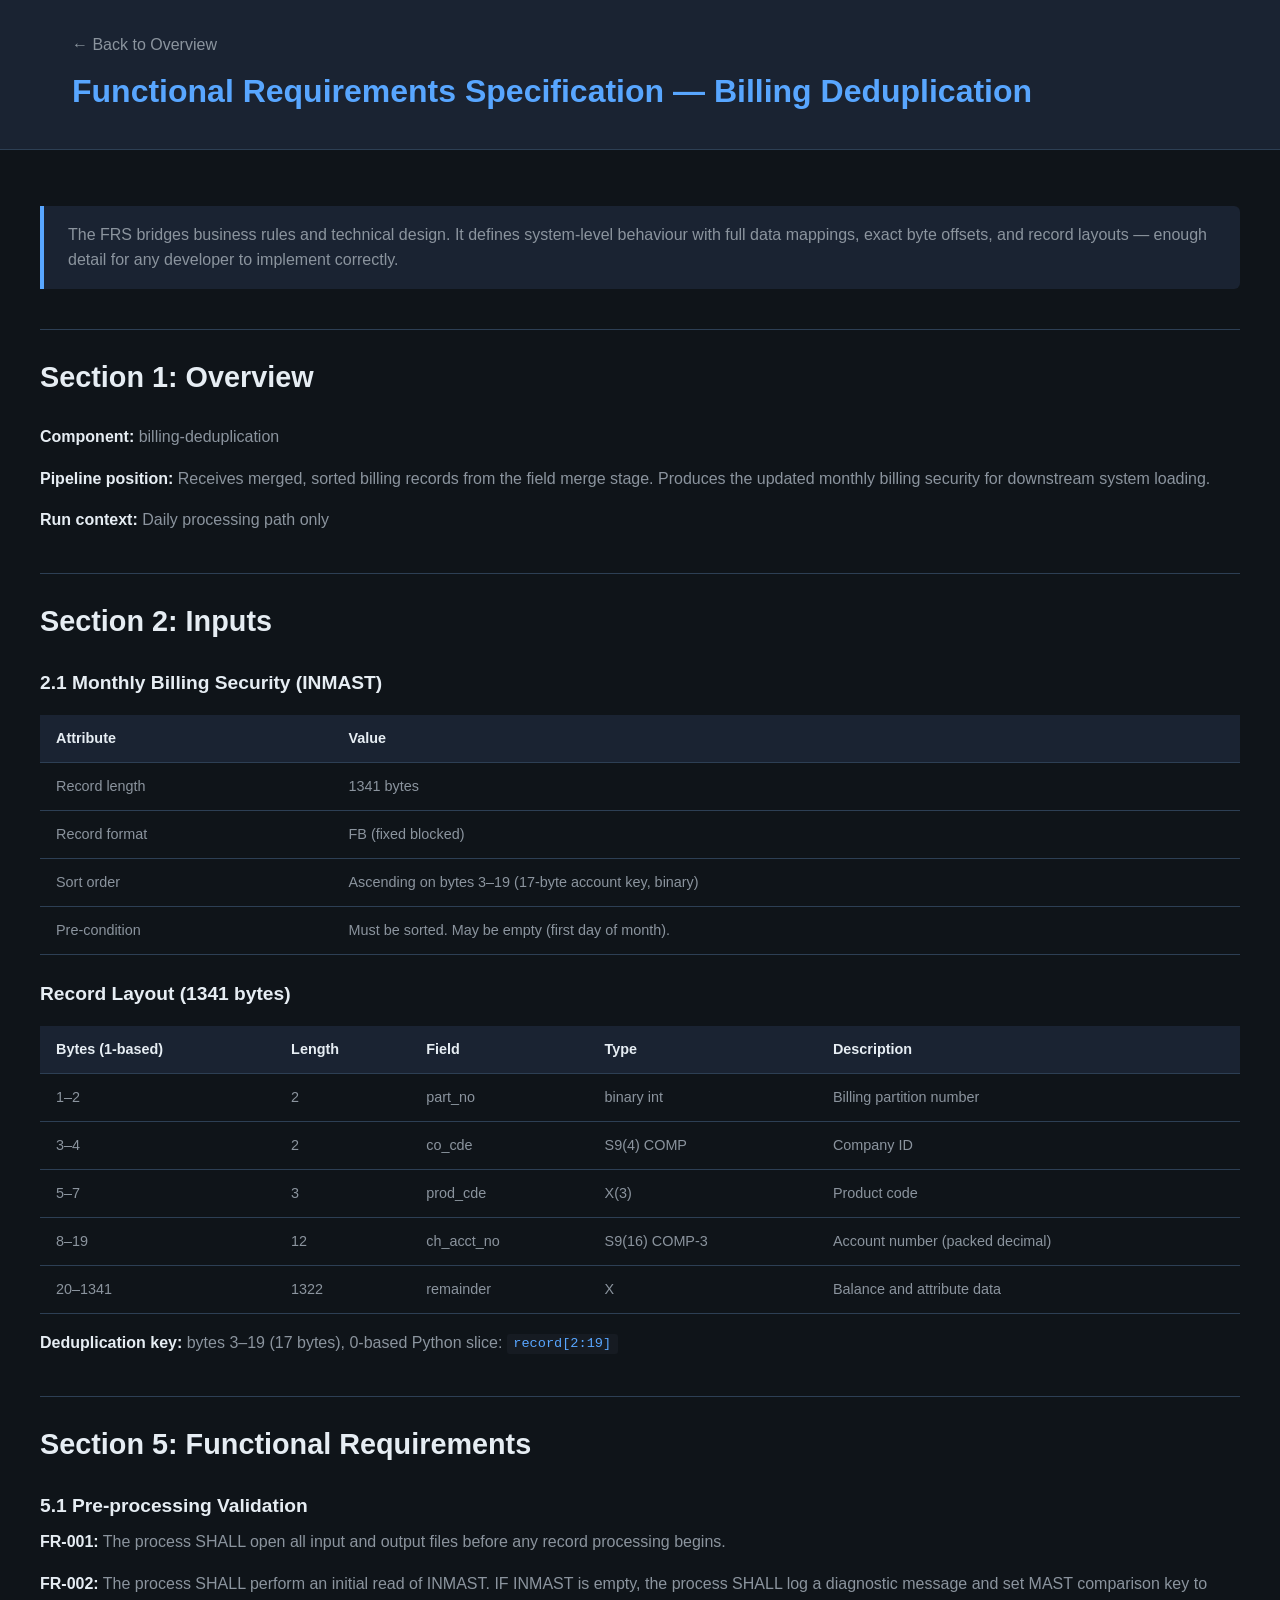
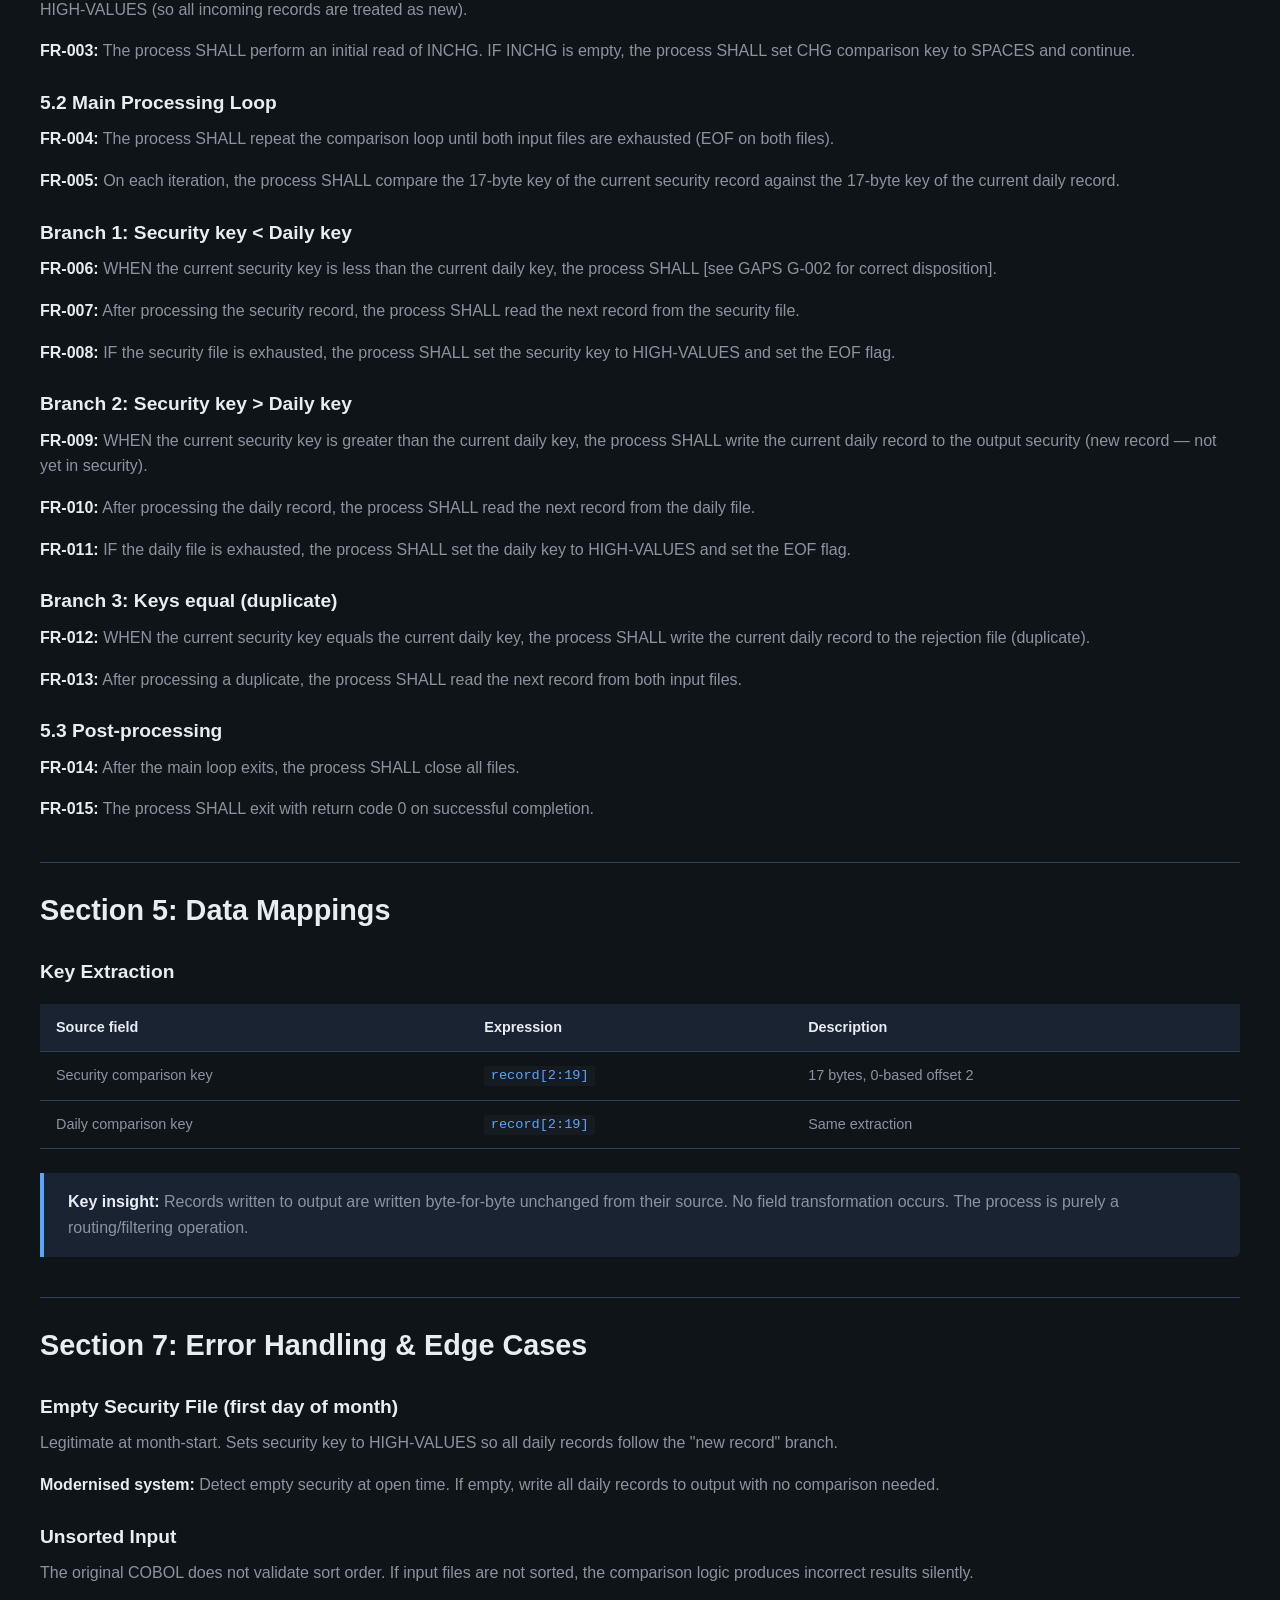
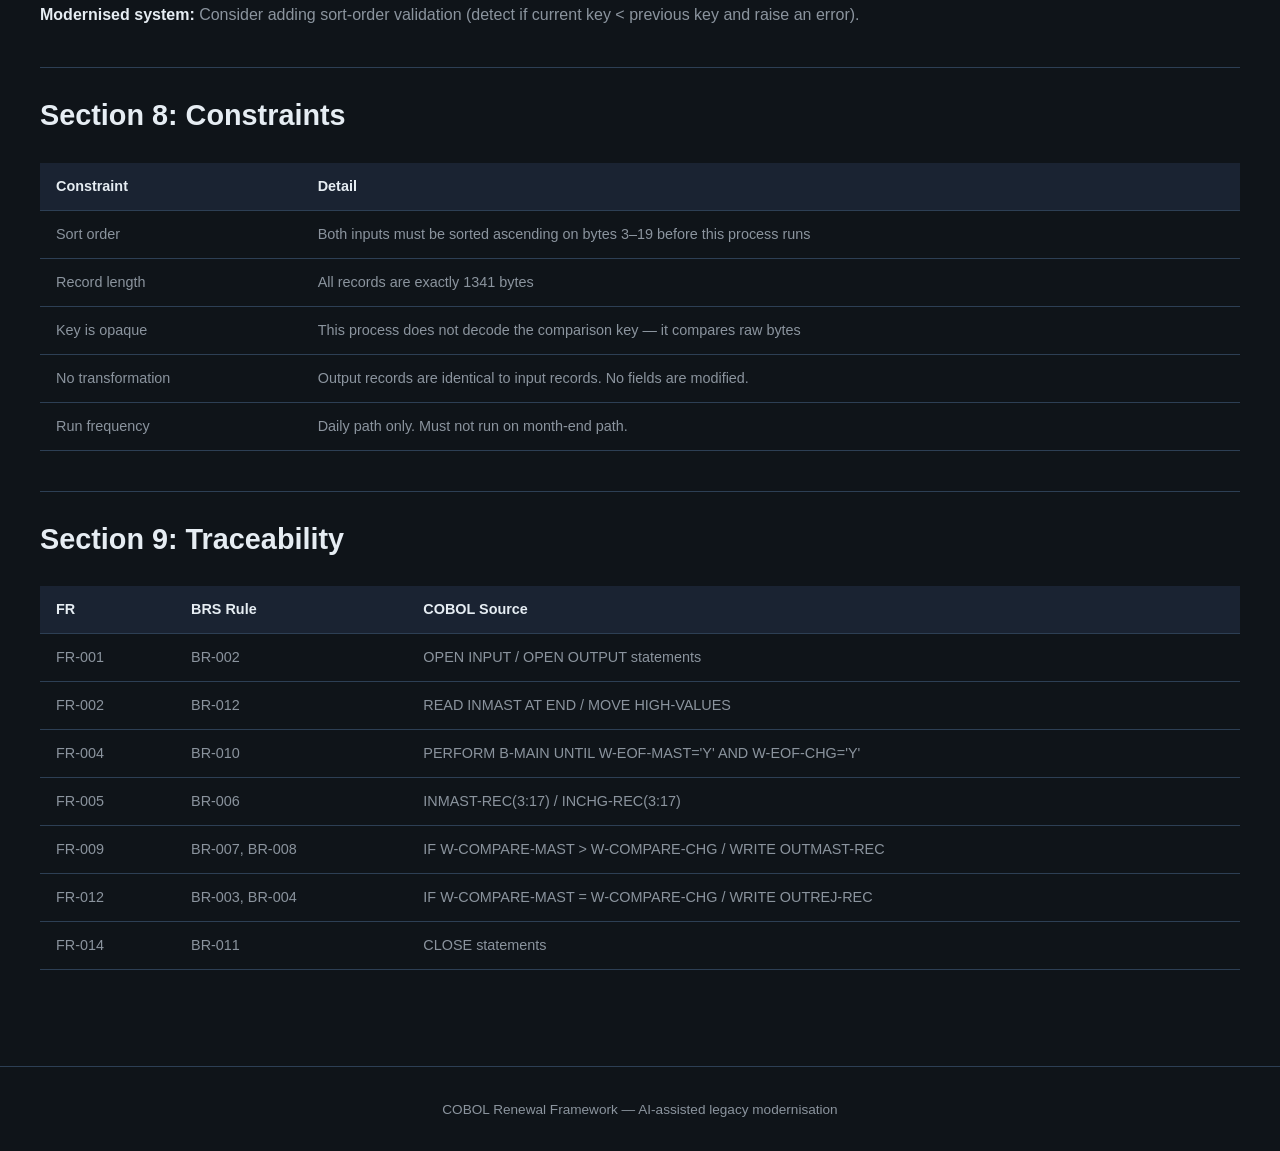
<file: example-frs.html>
<!DOCTYPE html>
<html lang="en">
<head>
    <meta charset="UTF-8">
    <meta name="viewport" content="width=device-width, initial-scale=1.0">
    <title>Functional Requirements (FRS) — COBOL Renewal Framework</title>
    <link rel="stylesheet" href="css/style.css">
</head>
<body>
    <div class="page-header">
        <div class="container">
            <div class="breadcrumb"><a href="index.html">← Back to Overview</a></div>
            <h1>Functional Requirements Specification — Billing Deduplication</h1>
        </div>
    </div>

    <main class="container content">
        <div class="callout">
            <p>The FRS bridges business rules and technical design. It defines system-level behaviour with full data mappings, exact byte offsets, and record layouts — enough detail for any developer to implement correctly.</p>
        </div>

        <h2>Section 1: Overview</h2>
        <p><strong>Component:</strong> billing-deduplication</p>
        <p><strong>Pipeline position:</strong> Receives merged, sorted billing records from the field merge stage. Produces the updated monthly billing security for downstream system loading.</p>
        <p><strong>Run context:</strong> Daily processing path only</p>

        <h2>Section 2: Inputs</h2>
        
        <h3>2.1 Monthly Billing Security (INMAST)</h3>
        <table>
            <thead>
                <tr><th>Attribute</th><th>Value</th></tr>
            </thead>
            <tbody>
                <tr><td>Record length</td><td>1341 bytes</td></tr>
                <tr><td>Record format</td><td>FB (fixed blocked)</td></tr>
                <tr><td>Sort order</td><td>Ascending on bytes 3–19 (17-byte account key, binary)</td></tr>
                <tr><td>Pre-condition</td><td>Must be sorted. May be empty (first day of month).</td></tr>
            </tbody>
        </table>

        <h3>Record Layout (1341 bytes)</h3>
        <table>
            <thead>
                <tr><th>Bytes (1-based)</th><th>Length</th><th>Field</th><th>Type</th><th>Description</th></tr>
            </thead>
            <tbody>
                <tr><td>1–2</td><td>2</td><td>part_no</td><td>binary int</td><td>Billing partition number</td></tr>
                <tr><td>3–4</td><td>2</td><td>co_cde</td><td>S9(4) COMP</td><td>Company ID</td></tr>
                <tr><td>5–7</td><td>3</td><td>prod_cde</td><td>X(3)</td><td>Product code</td></tr>
                <tr><td>8–19</td><td>12</td><td>ch_acct_no</td><td>S9(16) COMP-3</td><td>Account number (packed decimal)</td></tr>
                <tr><td>20–1341</td><td>1322</td><td>remainder</td><td>X</td><td>Balance and attribute data</td></tr>
            </tbody>
        </table>

        <p><strong>Deduplication key:</strong> bytes 3–19 (17 bytes), 0-based Python slice: <code>record[2:19]</code></p>

        <h2>Section 5: Functional Requirements</h2>
        
        <h3>5.1 Pre-processing Validation</h3>
        <p><strong>FR-001:</strong> The process SHALL open all input and output files before any record processing begins.</p>
        <p><strong>FR-002:</strong> The process SHALL perform an initial read of INMAST. IF INMAST is empty, the process SHALL log a diagnostic message and set MAST comparison key to HIGH-VALUES (so all incoming records are treated as new).</p>
        <p><strong>FR-003:</strong> The process SHALL perform an initial read of INCHG. IF INCHG is empty, the process SHALL set CHG comparison key to SPACES and continue.</p>

        <h3>5.2 Main Processing Loop</h3>
        <p><strong>FR-004:</strong> The process SHALL repeat the comparison loop until both input files are exhausted (EOF on both files).</p>
        <p><strong>FR-005:</strong> On each iteration, the process SHALL compare the 17-byte key of the current security record against the 17-byte key of the current daily record.</p>

        <h3>Branch 1: Security key &lt; Daily key</h3>
        <p><strong>FR-006:</strong> WHEN the current security key is less than the current daily key, the process SHALL [see GAPS G-002 for correct disposition].</p>
        <p><strong>FR-007:</strong> After processing the security record, the process SHALL read the next record from the security file.</p>
        <p><strong>FR-008:</strong> IF the security file is exhausted, the process SHALL set the security key to HIGH-VALUES and set the EOF flag.</p>

        <h3>Branch 2: Security key &gt; Daily key</h3>
        <p><strong>FR-009:</strong> WHEN the current security key is greater than the current daily key, the process SHALL write the current daily record to the output security (new record — not yet in security).</p>
        <p><strong>FR-010:</strong> After processing the daily record, the process SHALL read the next record from the daily file.</p>
        <p><strong>FR-011:</strong> IF the daily file is exhausted, the process SHALL set the daily key to HIGH-VALUES and set the EOF flag.</p>

        <h3>Branch 3: Keys equal (duplicate)</h3>
        <p><strong>FR-012:</strong> WHEN the current security key equals the current daily key, the process SHALL write the current daily record to the rejection file (duplicate).</p>
        <p><strong>FR-013:</strong> After processing a duplicate, the process SHALL read the next record from both input files.</p>

        <h3>5.3 Post-processing</h3>
        <p><strong>FR-014:</strong> After the main loop exits, the process SHALL close all files.</p>
        <p><strong>FR-015:</strong> The process SHALL exit with return code 0 on successful completion.</p>

        <h2>Section 5: Data Mappings</h2>
        <h3>Key Extraction</h3>
        <table>
            <thead>
                <tr><th>Source field</th><th>Expression</th><th>Description</th></tr>
            </thead>
            <tbody>
                <tr><td>Security comparison key</td><td><code>record[2:19]</code></td><td>17 bytes, 0-based offset 2</td></tr>
                <tr><td>Daily comparison key</td><td><code>record[2:19]</code></td><td>Same extraction</td></tr>
            </tbody>
        </table>

        <div class="callout">
            <p><strong>Key insight:</strong> Records written to output are written byte-for-byte unchanged from their source. No field transformation occurs. The process is purely a routing/filtering operation.</p>
        </div>

        <h2>Section 7: Error Handling &amp; Edge Cases</h2>
        <h3>Empty Security File (first day of month)</h3>
        <p>Legitimate at month-start. Sets security key to HIGH-VALUES so all daily records follow the "new record" branch.</p>
        <p><strong>Modernised system:</strong> Detect empty security at open time. If empty, write all daily records to output with no comparison needed.</p>

        <h3>Unsorted Input</h3>
        <p>The original COBOL does not validate sort order. If input files are not sorted, the comparison logic produces incorrect results silently.</p>
        <p><strong>Modernised system:</strong> Consider adding sort-order validation (detect if current key &lt; previous key and raise an error).</p>

        <h2>Section 8: Constraints</h2>
        <table>
            <thead>
                <tr><th>Constraint</th><th>Detail</th></tr>
            </thead>
            <tbody>
                <tr><td>Sort order</td><td>Both inputs must be sorted ascending on bytes 3–19 before this process runs</td></tr>
                <tr><td>Record length</td><td>All records are exactly 1341 bytes</td></tr>
                <tr><td>Key is opaque</td><td>This process does not decode the comparison key — it compares raw bytes</td></tr>
                <tr><td>No transformation</td><td>Output records are identical to input records. No fields are modified.</td></tr>
                <tr><td>Run frequency</td><td>Daily path only. Must not run on month-end path.</td></tr>
            </tbody>
        </table>

        <h2>Section 9: Traceability</h2>
        <table>
            <thead>
                <tr><th>FR</th><th>BRS Rule</th><th>COBOL Source</th></tr>
            </thead>
            <tbody>
                <tr><td>FR-001</td><td>BR-002</td><td>OPEN INPUT / OPEN OUTPUT statements</td></tr>
                <tr><td>FR-002</td><td>BR-012</td><td>READ INMAST AT END / MOVE HIGH-VALUES</td></tr>
                <tr><td>FR-004</td><td>BR-010</td><td>PERFORM B-MAIN UNTIL W-EOF-MAST='Y' AND W-EOF-CHG='Y'</td></tr>
                <tr><td>FR-005</td><td>BR-006</td><td>INMAST-REC(3:17) / INCHG-REC(3:17)</td></tr>
                <tr><td>FR-009</td><td>BR-007, BR-008</td><td>IF W-COMPARE-MAST > W-COMPARE-CHG / WRITE OUTMAST-REC</td></tr>
                <tr><td>FR-012</td><td>BR-003, BR-004</td><td>IF W-COMPARE-MAST = W-COMPARE-CHG / WRITE OUTREJ-REC</td></tr>
                <tr><td>FR-014</td><td>BR-011</td><td>CLOSE statements</td></tr>
            </tbody>
        </table>
    </main>

    <footer>
        <div class="container">
            <p>COBOL Renewal Framework — AI-assisted legacy modernisation</p>
        </div>
    </footer>
</body>
</html>
</file>
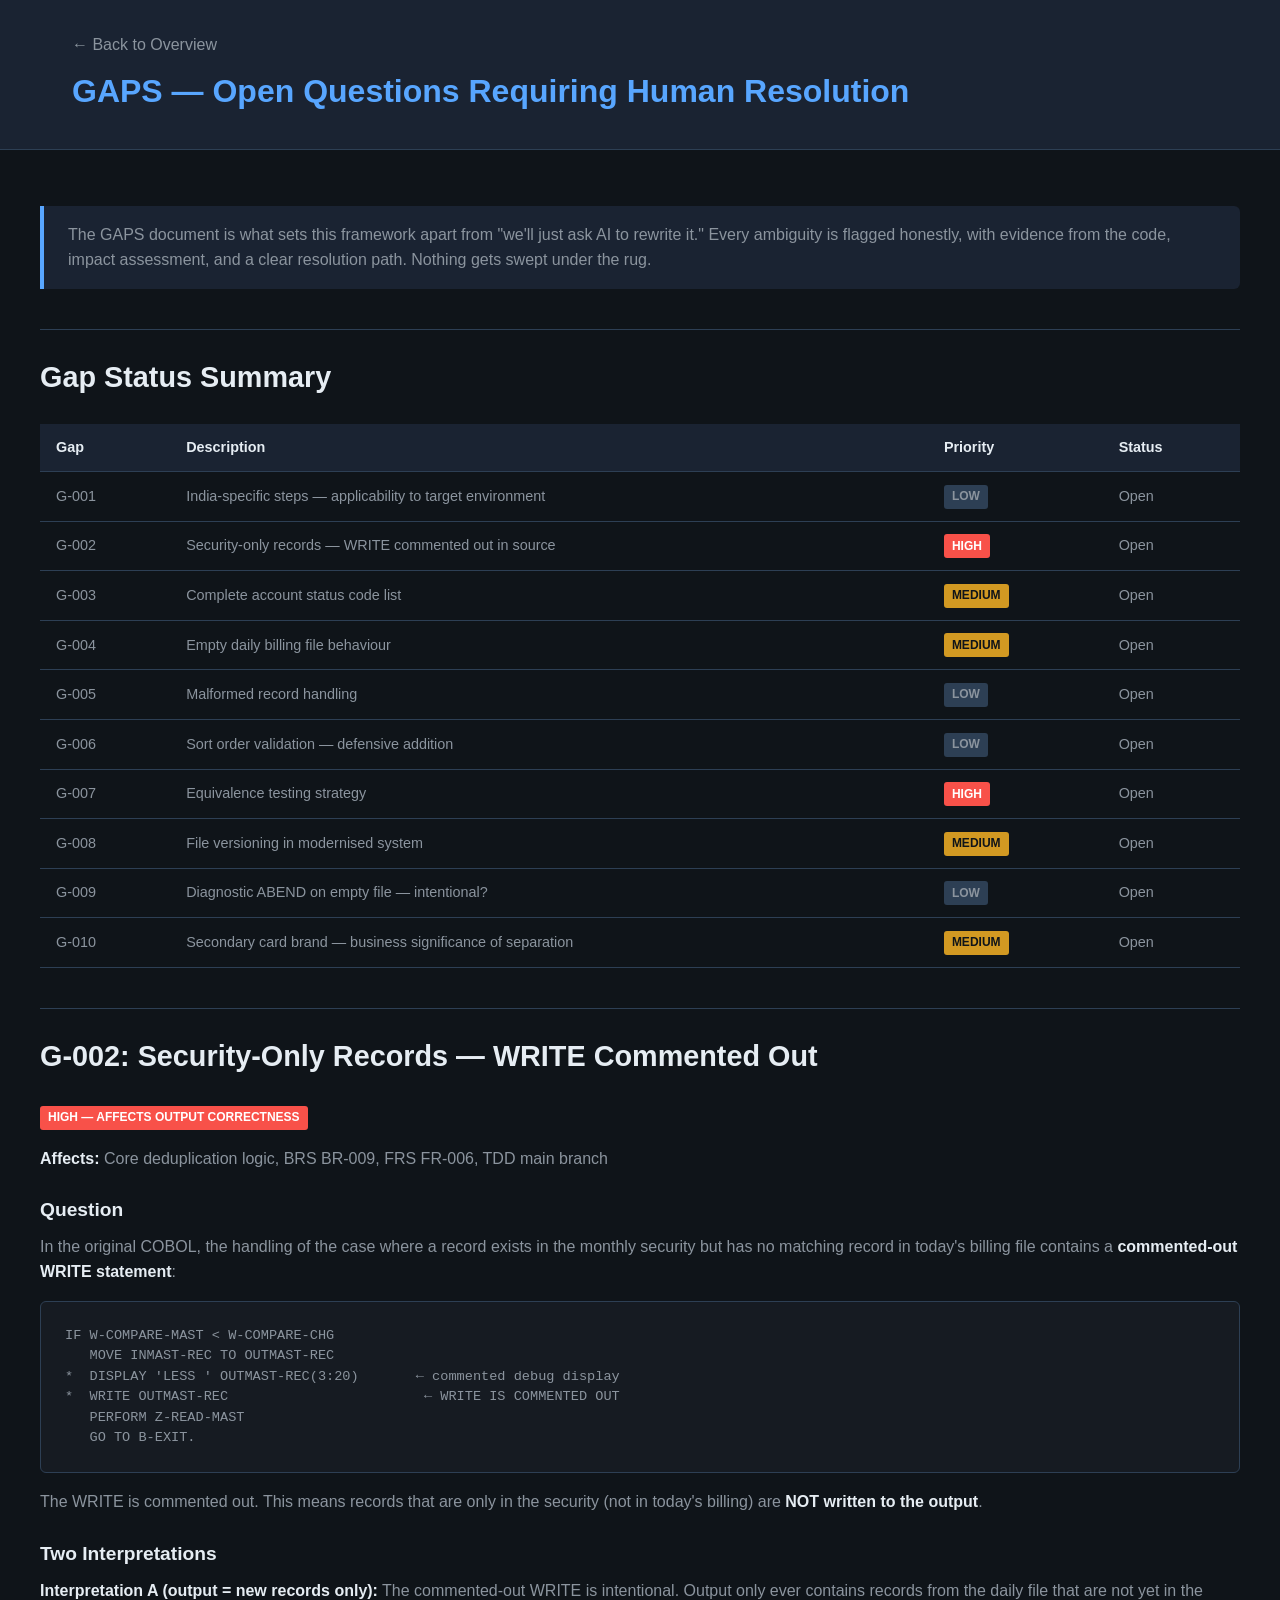
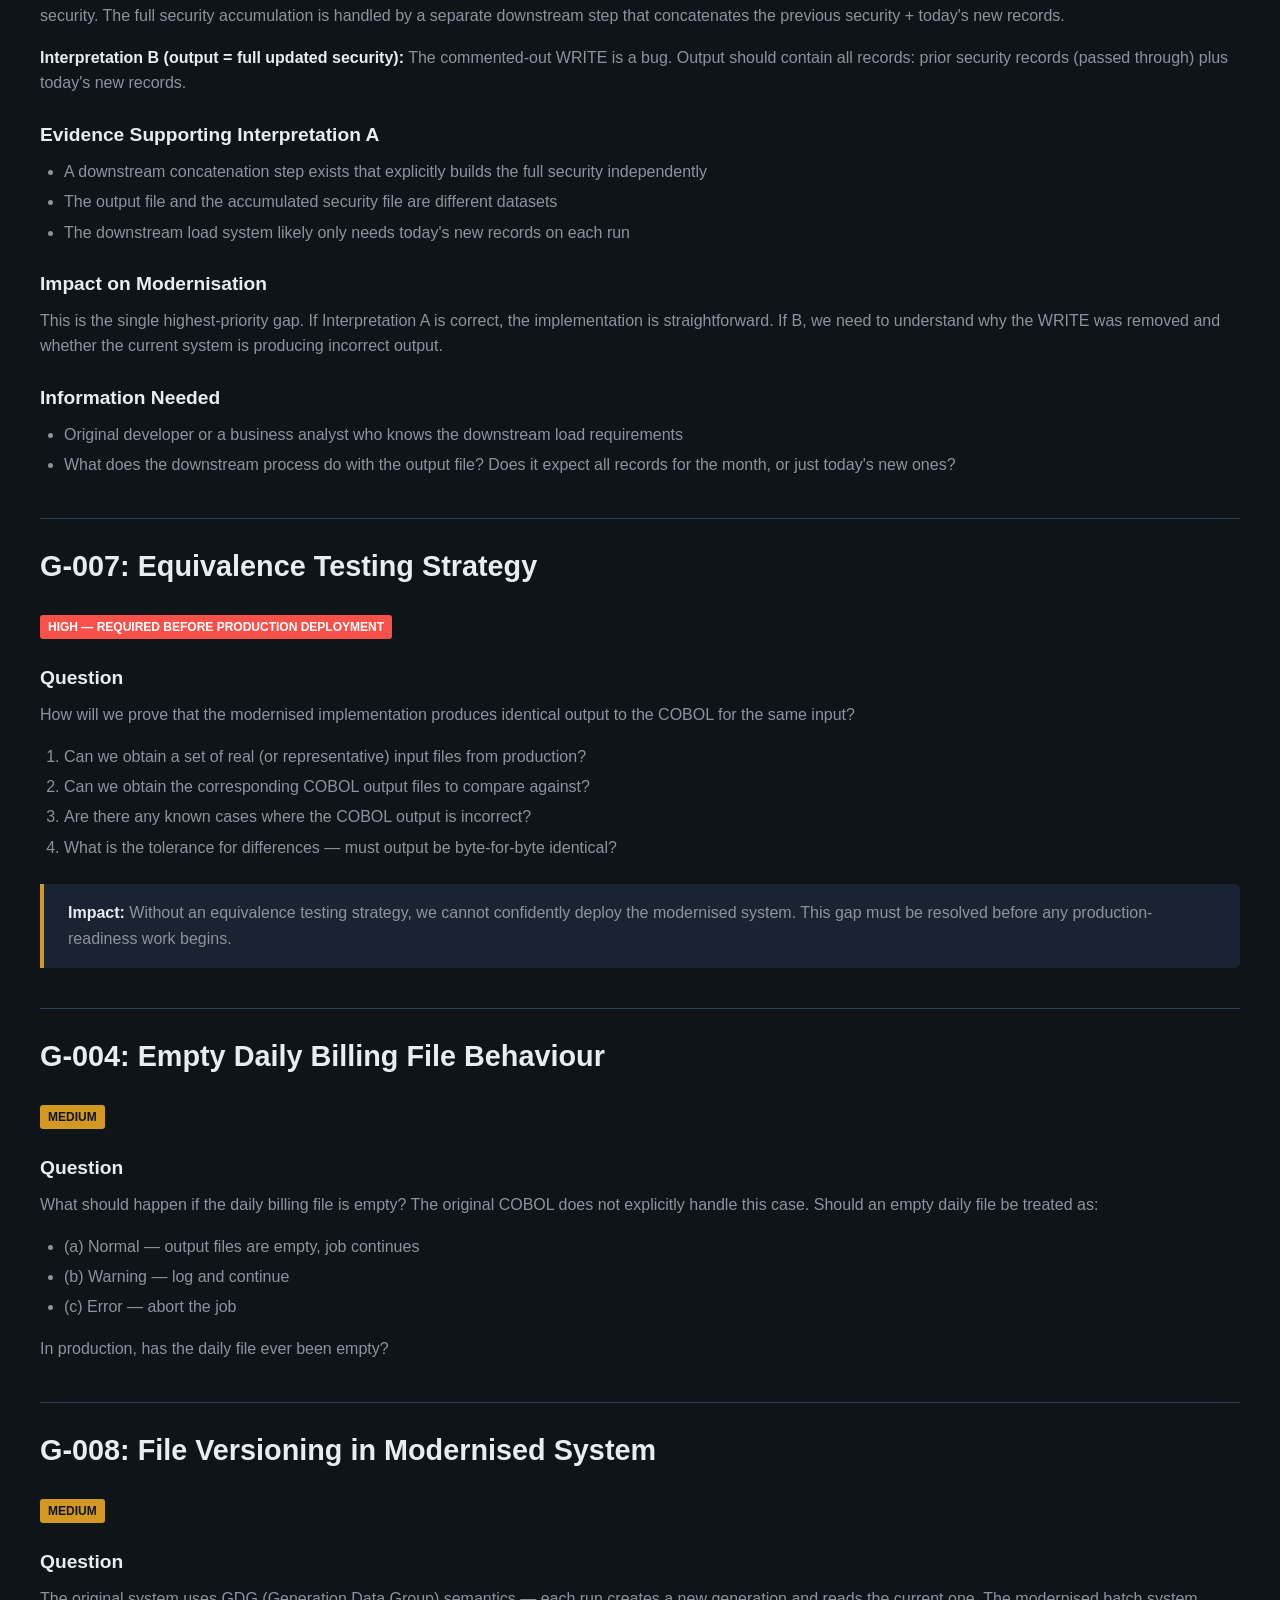
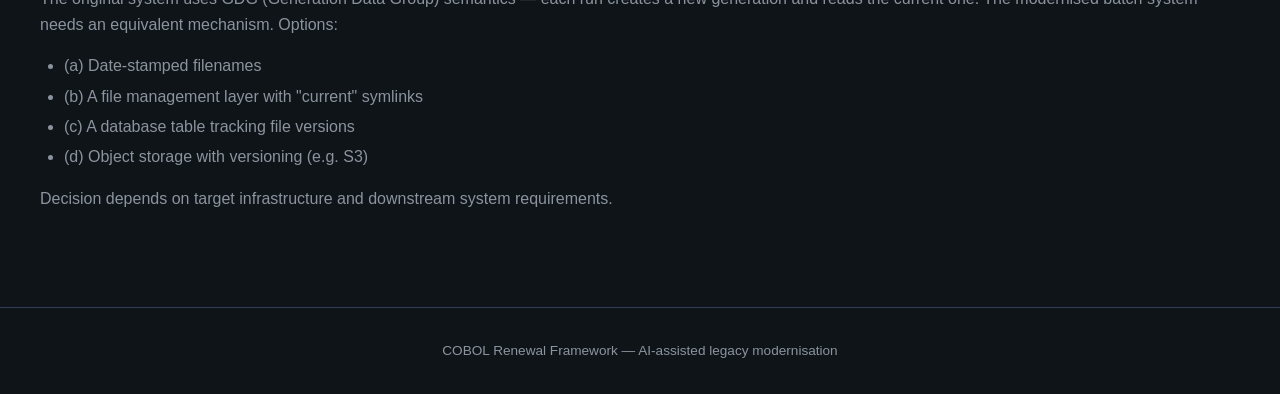
<file: example-gaps.html>
<!DOCTYPE html>
<html lang="en">
<head>
    <meta charset="UTF-8">
    <meta name="viewport" content="width=device-width, initial-scale=1.0">
    <title>Open Questions (GAPS) — COBOL Renewal Framework</title>
    <link rel="stylesheet" href="css/style.css">
</head>
<body>
    <div class="page-header">
        <div class="container">
            <div class="breadcrumb"><a href="index.html">← Back to Overview</a></div>
            <h1>GAPS — Open Questions Requiring Human Resolution</h1>
        </div>
    </div>

    <main class="container content">
        <div class="callout">
            <p>The GAPS document is what sets this framework apart from "we'll just ask AI to rewrite it." Every ambiguity is flagged honestly, with evidence from the code, impact assessment, and a clear resolution path. Nothing gets swept under the rug.</p>
        </div>

        <h2>Gap Status Summary</h2>
        <table>
            <thead>
                <tr><th>Gap</th><th>Description</th><th>Priority</th><th>Status</th></tr>
            </thead>
            <tbody>
                <tr><td>G-001</td><td>India-specific steps — applicability to target environment</td><td><span class="badge badge-low">Low</span></td><td>Open</td></tr>
                <tr><td>G-002</td><td>Security-only records — WRITE commented out in source</td><td><span class="badge badge-high">HIGH</span></td><td>Open</td></tr>
                <tr><td>G-003</td><td>Complete account status code list</td><td><span class="badge badge-medium">Medium</span></td><td>Open</td></tr>
                <tr><td>G-004</td><td>Empty daily billing file behaviour</td><td><span class="badge badge-medium">Medium</span></td><td>Open</td></tr>
                <tr><td>G-005</td><td>Malformed record handling</td><td><span class="badge badge-low">Low</span></td><td>Open</td></tr>
                <tr><td>G-006</td><td>Sort order validation — defensive addition</td><td><span class="badge badge-low">Low</span></td><td>Open</td></tr>
                <tr><td>G-007</td><td>Equivalence testing strategy</td><td><span class="badge badge-high">HIGH</span></td><td>Open</td></tr>
                <tr><td>G-008</td><td>File versioning in modernised system</td><td><span class="badge badge-medium">Medium</span></td><td>Open</td></tr>
                <tr><td>G-009</td><td>Diagnostic ABEND on empty file — intentional?</td><td><span class="badge badge-low">Low</span></td><td>Open</td></tr>
                <tr><td>G-010</td><td>Secondary card brand — business significance of separation</td><td><span class="badge badge-medium">Medium</span></td><td>Open</td></tr>
            </tbody>
        </table>

        <h2>G-002: Security-Only Records — WRITE Commented Out</h2>
        <p><span class="badge badge-high">HIGH — affects output correctness</span></p>
        <p><strong>Affects:</strong> Core deduplication logic, BRS BR-009, FRS FR-006, TDD main branch</p>

        <h3>Question</h3>
        <p>In the original COBOL, the handling of the case where a record exists in the monthly security but has no matching record in today's billing file contains a <strong>commented-out WRITE statement</strong>:</p>

<pre><code>IF W-COMPARE-MAST < W-COMPARE-CHG
   MOVE INMAST-REC TO OUTMAST-REC
*  DISPLAY 'LESS ' OUTMAST-REC(3:20)       ← commented debug display
*  WRITE OUTMAST-REC                        ← WRITE IS COMMENTED OUT
   PERFORM Z-READ-MAST
   GO TO B-EXIT.</code></pre>

        <p>The WRITE is commented out. This means records that are only in the security (not in today's billing) are <strong>NOT written to the output</strong>.</p>

        <h3>Two Interpretations</h3>
        <p><strong>Interpretation A (output = new records only):</strong> The commented-out WRITE is intentional. Output only ever contains records from the daily file that are not yet in the security. The full security accumulation is handled by a separate downstream step that concatenates the previous security + today's new records.</p>
        <p><strong>Interpretation B (output = full updated security):</strong> The commented-out WRITE is a bug. Output should contain all records: prior security records (passed through) plus today's new records.</p>

        <h3>Evidence Supporting Interpretation A</h3>
        <ul>
            <li>A downstream concatenation step exists that explicitly builds the full security independently</li>
            <li>The output file and the accumulated security file are different datasets</li>
            <li>The downstream load system likely only needs today's new records on each run</li>
        </ul>

        <h3>Impact on Modernisation</h3>
        <p>This is the single highest-priority gap. If Interpretation A is correct, the implementation is straightforward. If B, we need to understand why the WRITE was removed and whether the current system is producing incorrect output.</p>

        <h3>Information Needed</h3>
        <ul>
            <li>Original developer or a business analyst who knows the downstream load requirements</li>
            <li>What does the downstream process do with the output file? Does it expect all records for the month, or just today's new ones?</li>
        </ul>

        <h2>G-007: Equivalence Testing Strategy</h2>
        <p><span class="badge badge-high">HIGH — required before production deployment</span></p>

        <h3>Question</h3>
        <p>How will we prove that the modernised implementation produces identical output to the COBOL for the same input?</p>
        <ol>
            <li>Can we obtain a set of real (or representative) input files from production?</li>
            <li>Can we obtain the corresponding COBOL output files to compare against?</li>
            <li>Are there any known cases where the COBOL output is incorrect?</li>
            <li>What is the tolerance for differences — must output be byte-for-byte identical?</li>
        </ol>

        <div class="callout warning">
            <p><strong>Impact:</strong> Without an equivalence testing strategy, we cannot confidently deploy the modernised system. This gap must be resolved before any production-readiness work begins.</p>
        </div>

        <h2>G-004: Empty Daily Billing File Behaviour</h2>
        <p><span class="badge badge-medium">Medium</span></p>
        
        <h3>Question</h3>
        <p>What should happen if the daily billing file is empty? The original COBOL does not explicitly handle this case. Should an empty daily file be treated as:</p>
        <ul>
            <li>(a) Normal — output files are empty, job continues</li>
            <li>(b) Warning — log and continue</li>
            <li>(c) Error — abort the job</li>
        </ul>
        <p>In production, has the daily file ever been empty?</p>

        <h2>G-008: File Versioning in Modernised System</h2>
        <p><span class="badge badge-medium">Medium</span></p>
        
        <h3>Question</h3>
        <p>The original system uses GDG (Generation Data Group) semantics — each run creates a new generation and reads the current one. The modernised batch system needs an equivalent mechanism. Options:</p>
        <ul>
            <li>(a) Date-stamped filenames</li>
            <li>(b) A file management layer with "current" symlinks</li>
            <li>(c) A database table tracking file versions</li>
            <li>(d) Object storage with versioning (e.g. S3)</li>
        </ul>
        <p>Decision depends on target infrastructure and downstream system requirements.</p>
    </main>

    <footer>
        <div class="container">
            <p>COBOL Renewal Framework — AI-assisted legacy modernisation</p>
        </div>
    </footer>
</body>
</html>
</file>
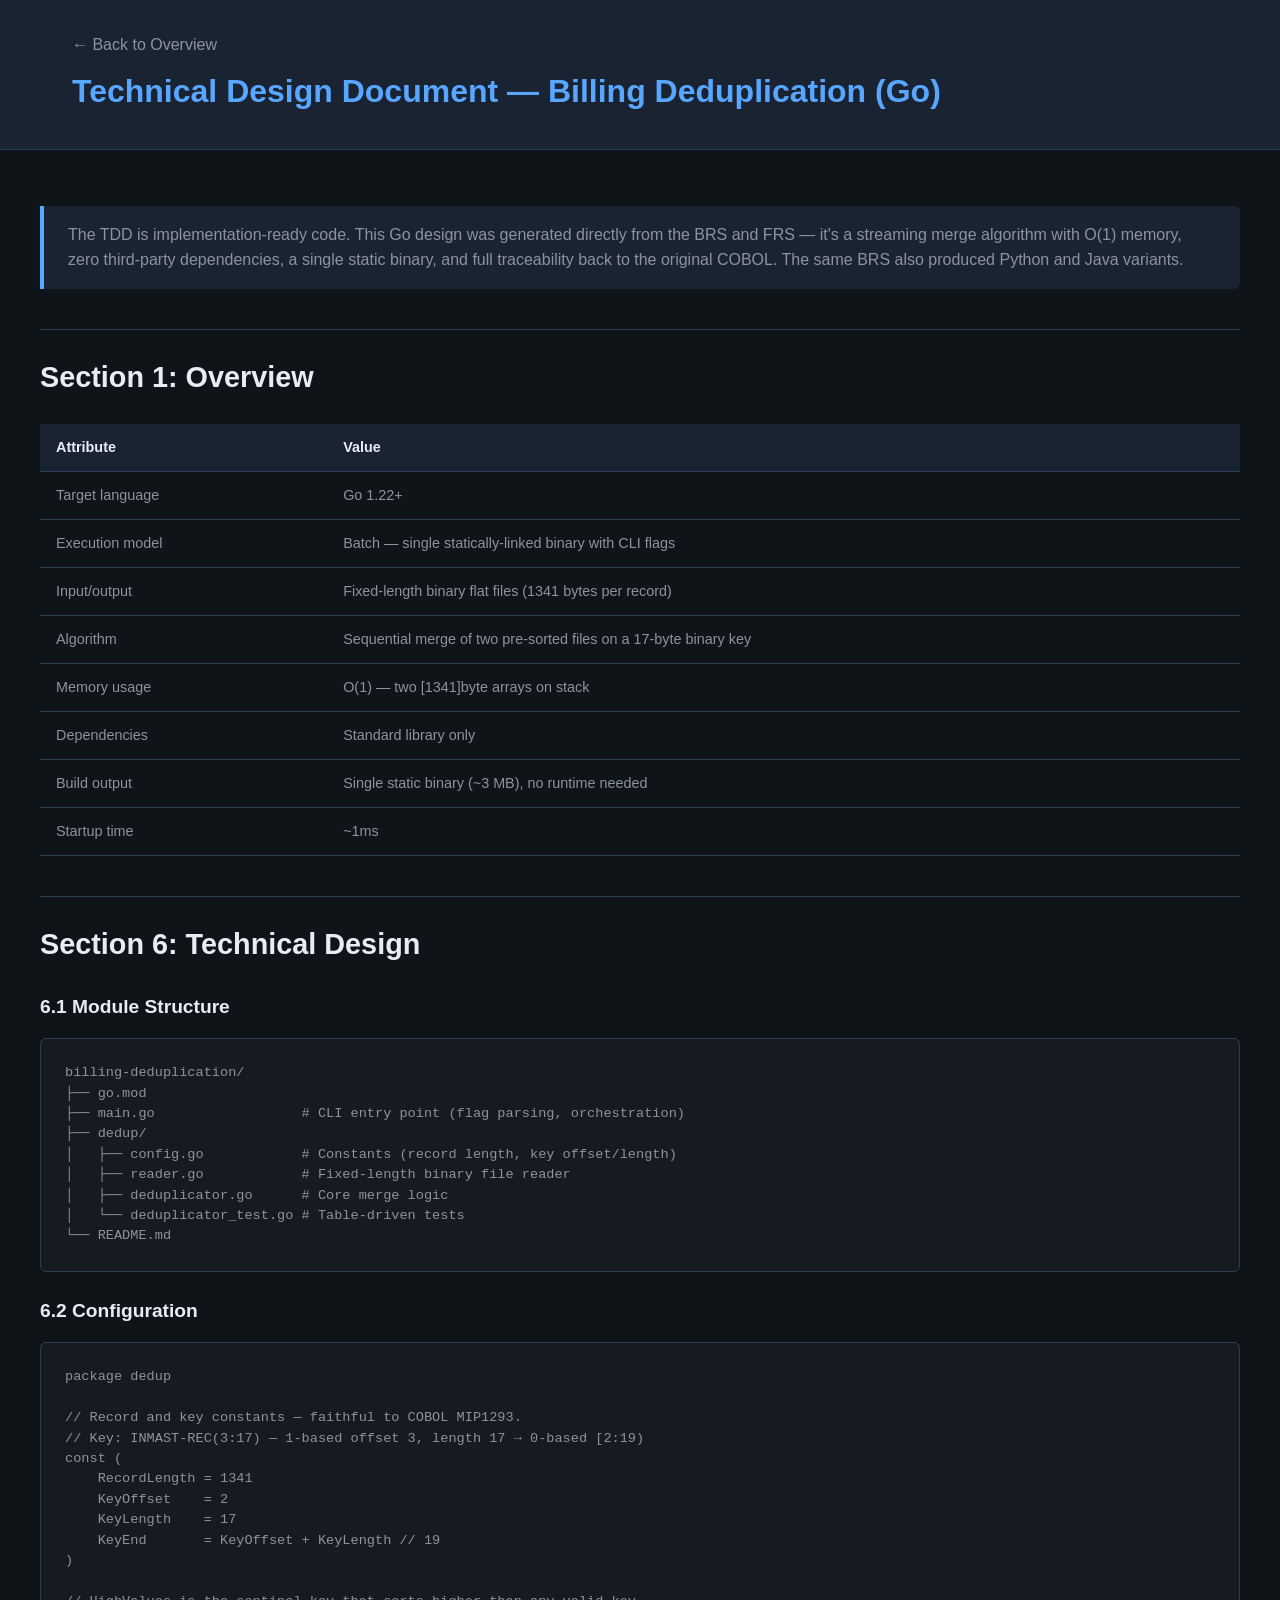
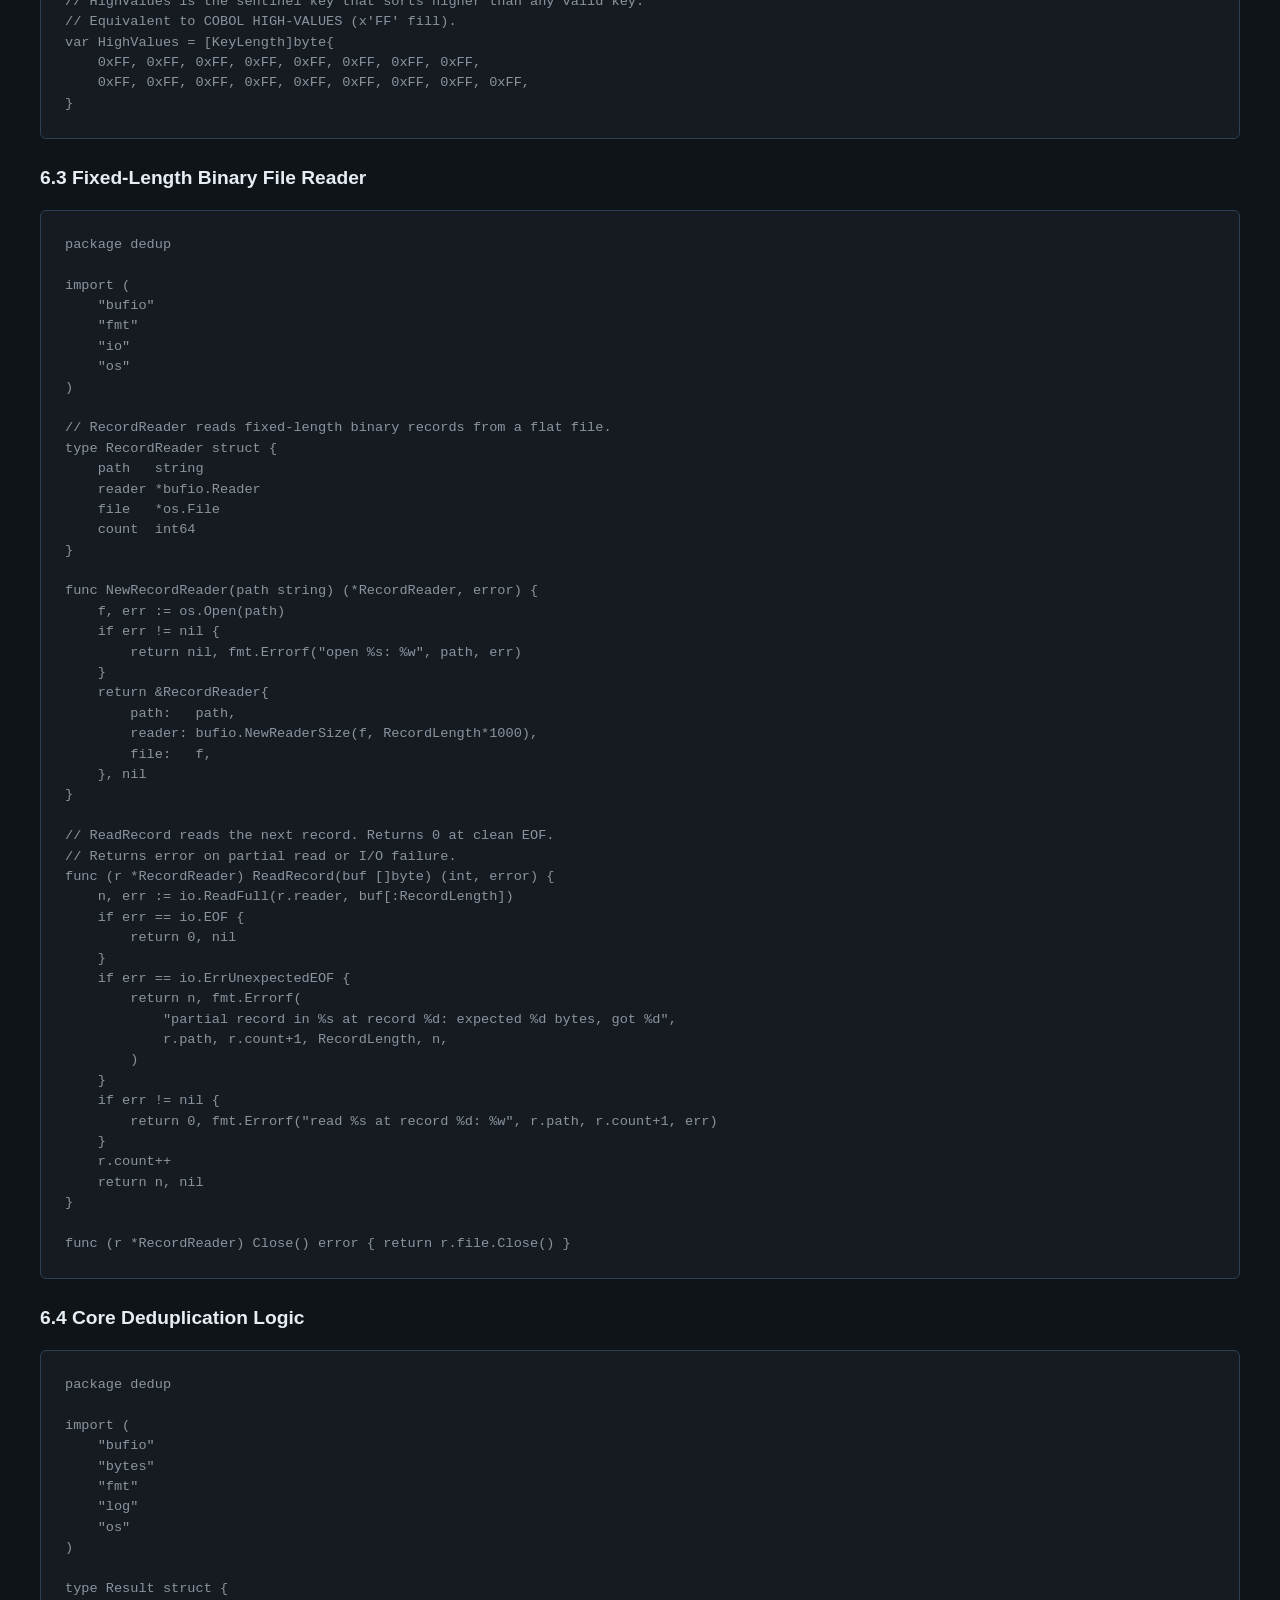
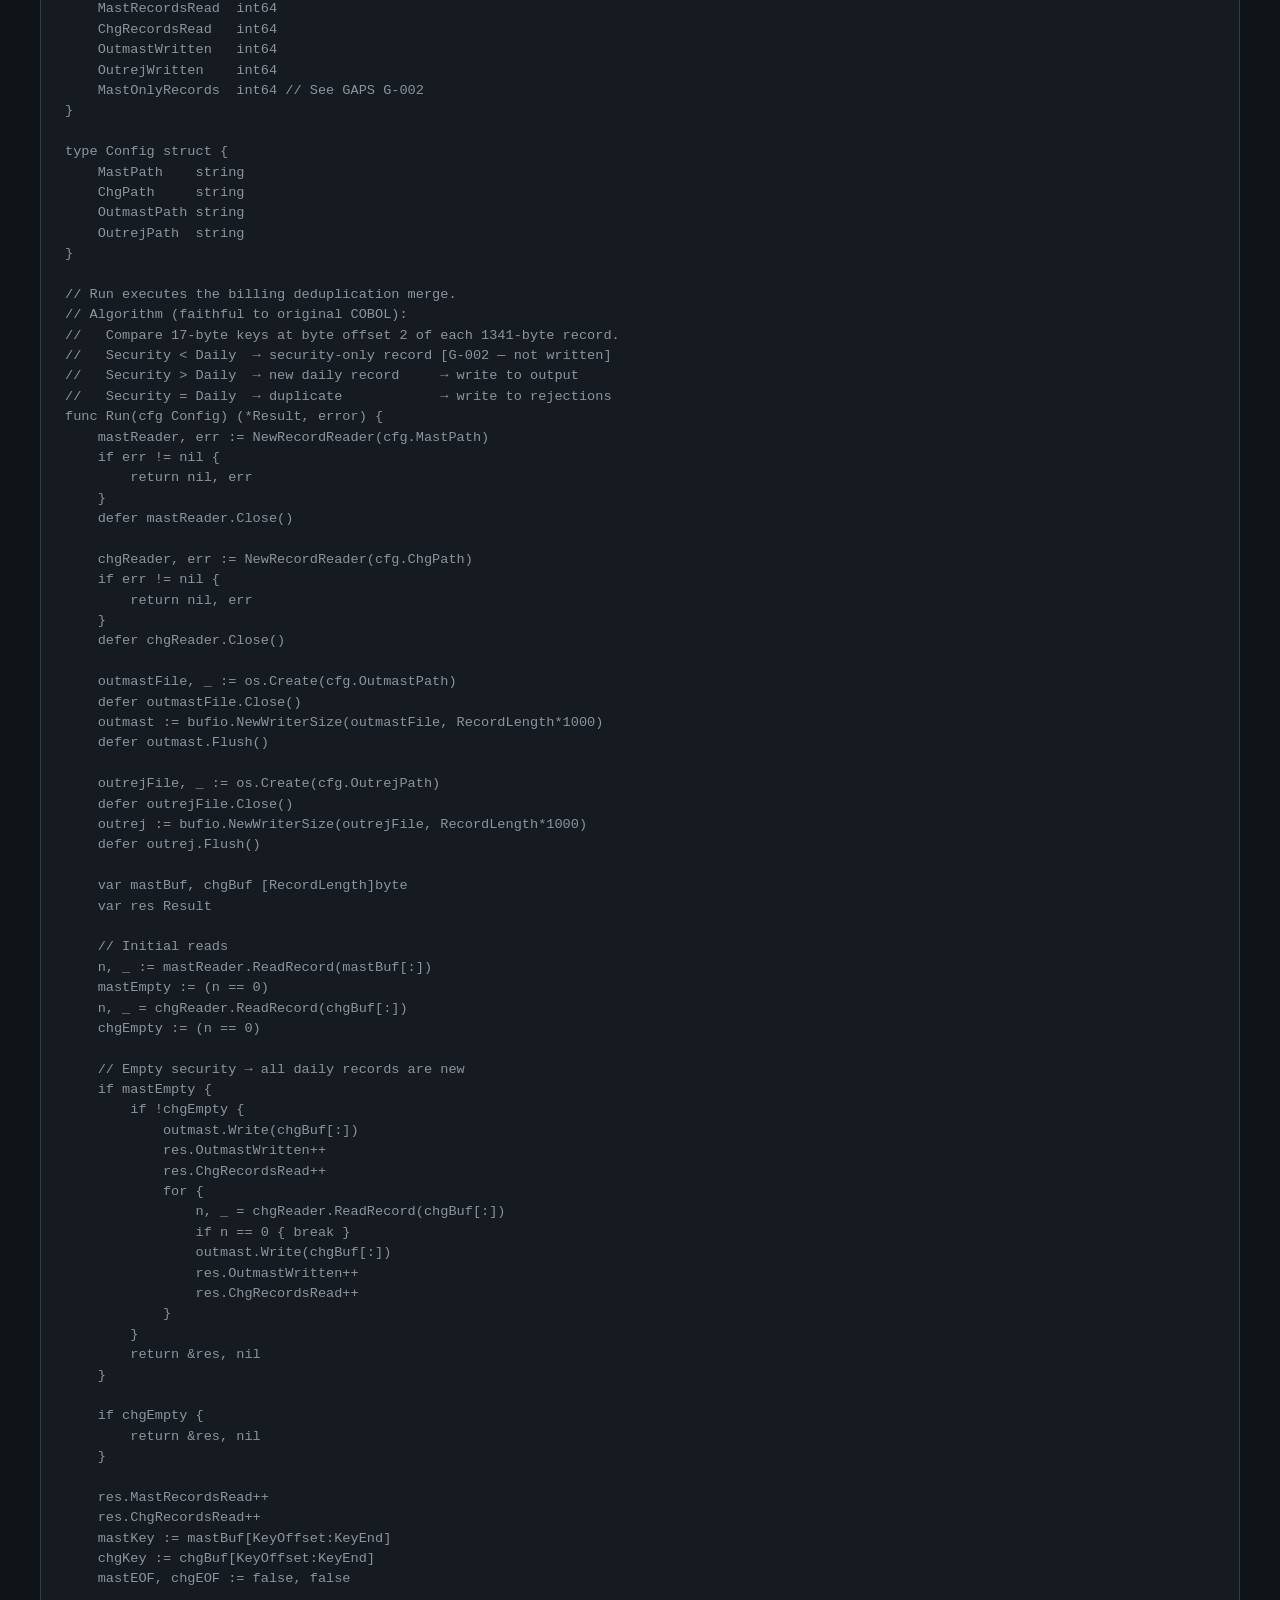
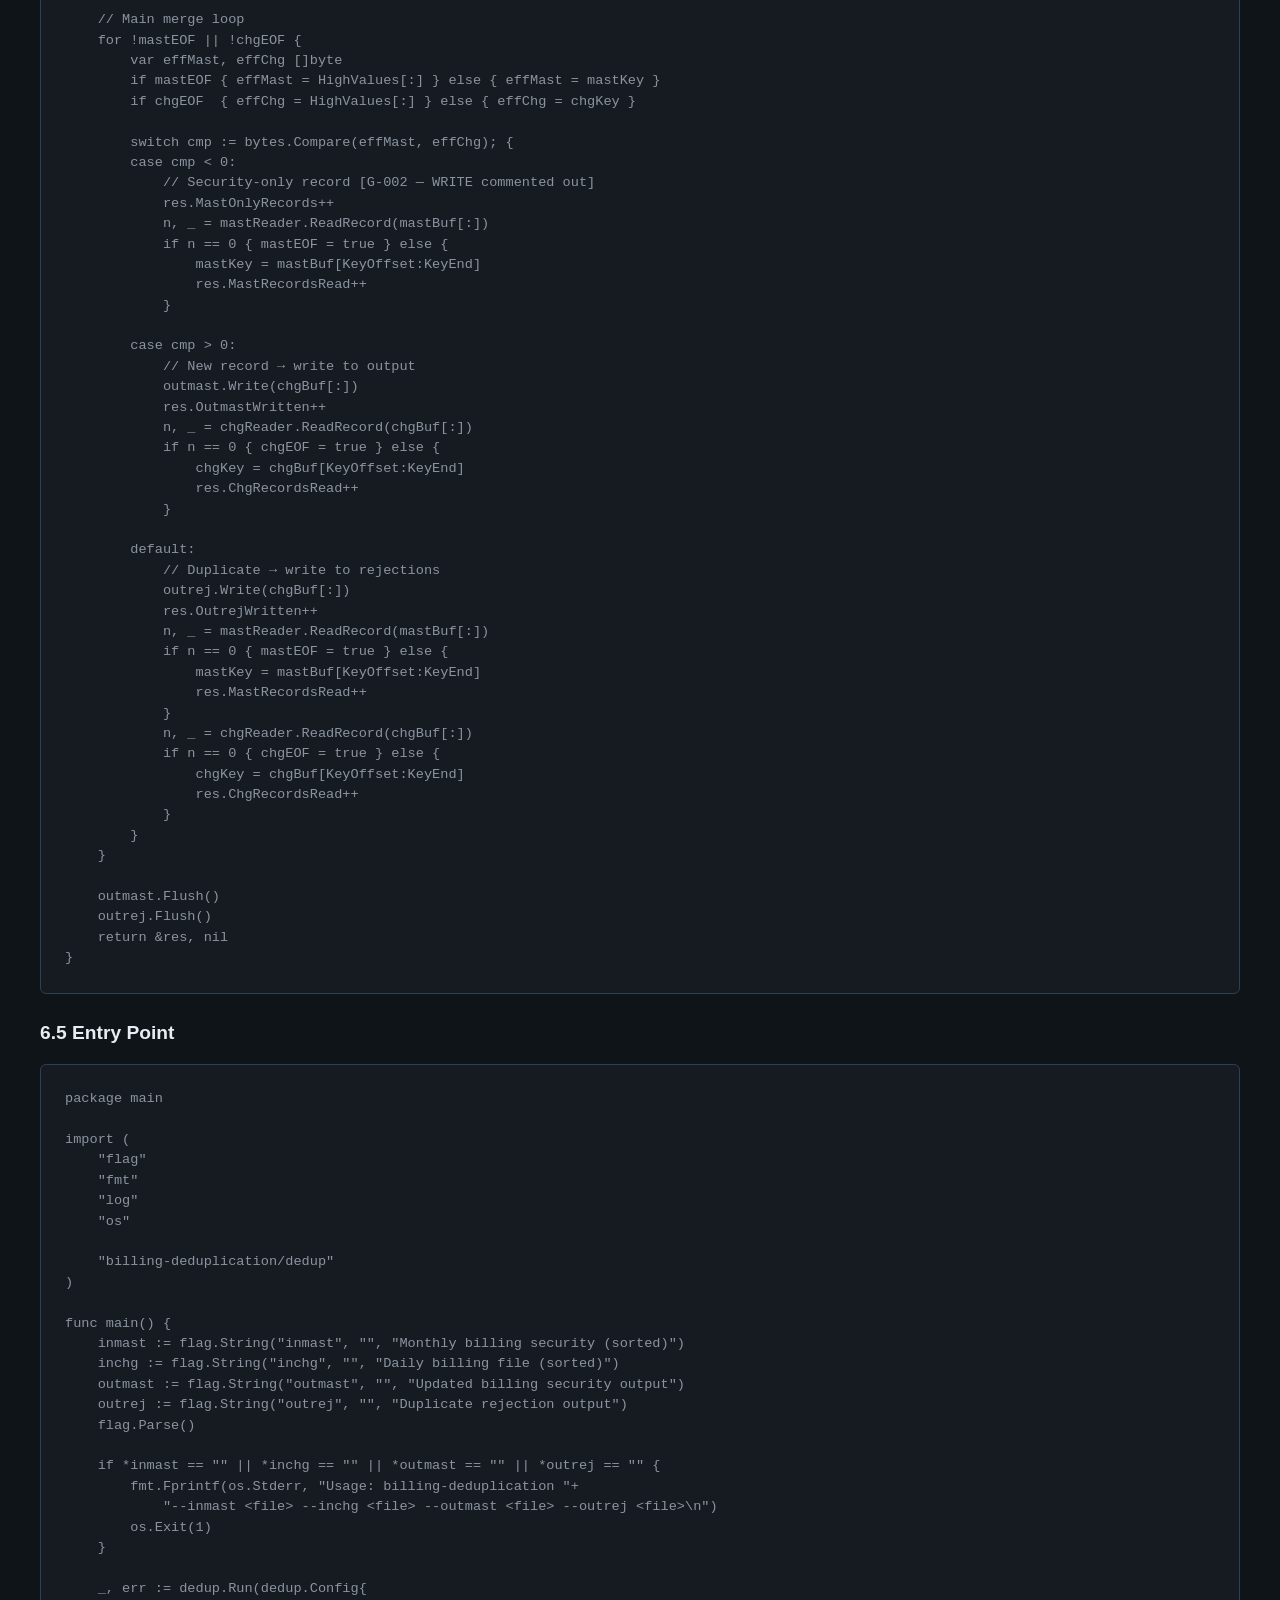
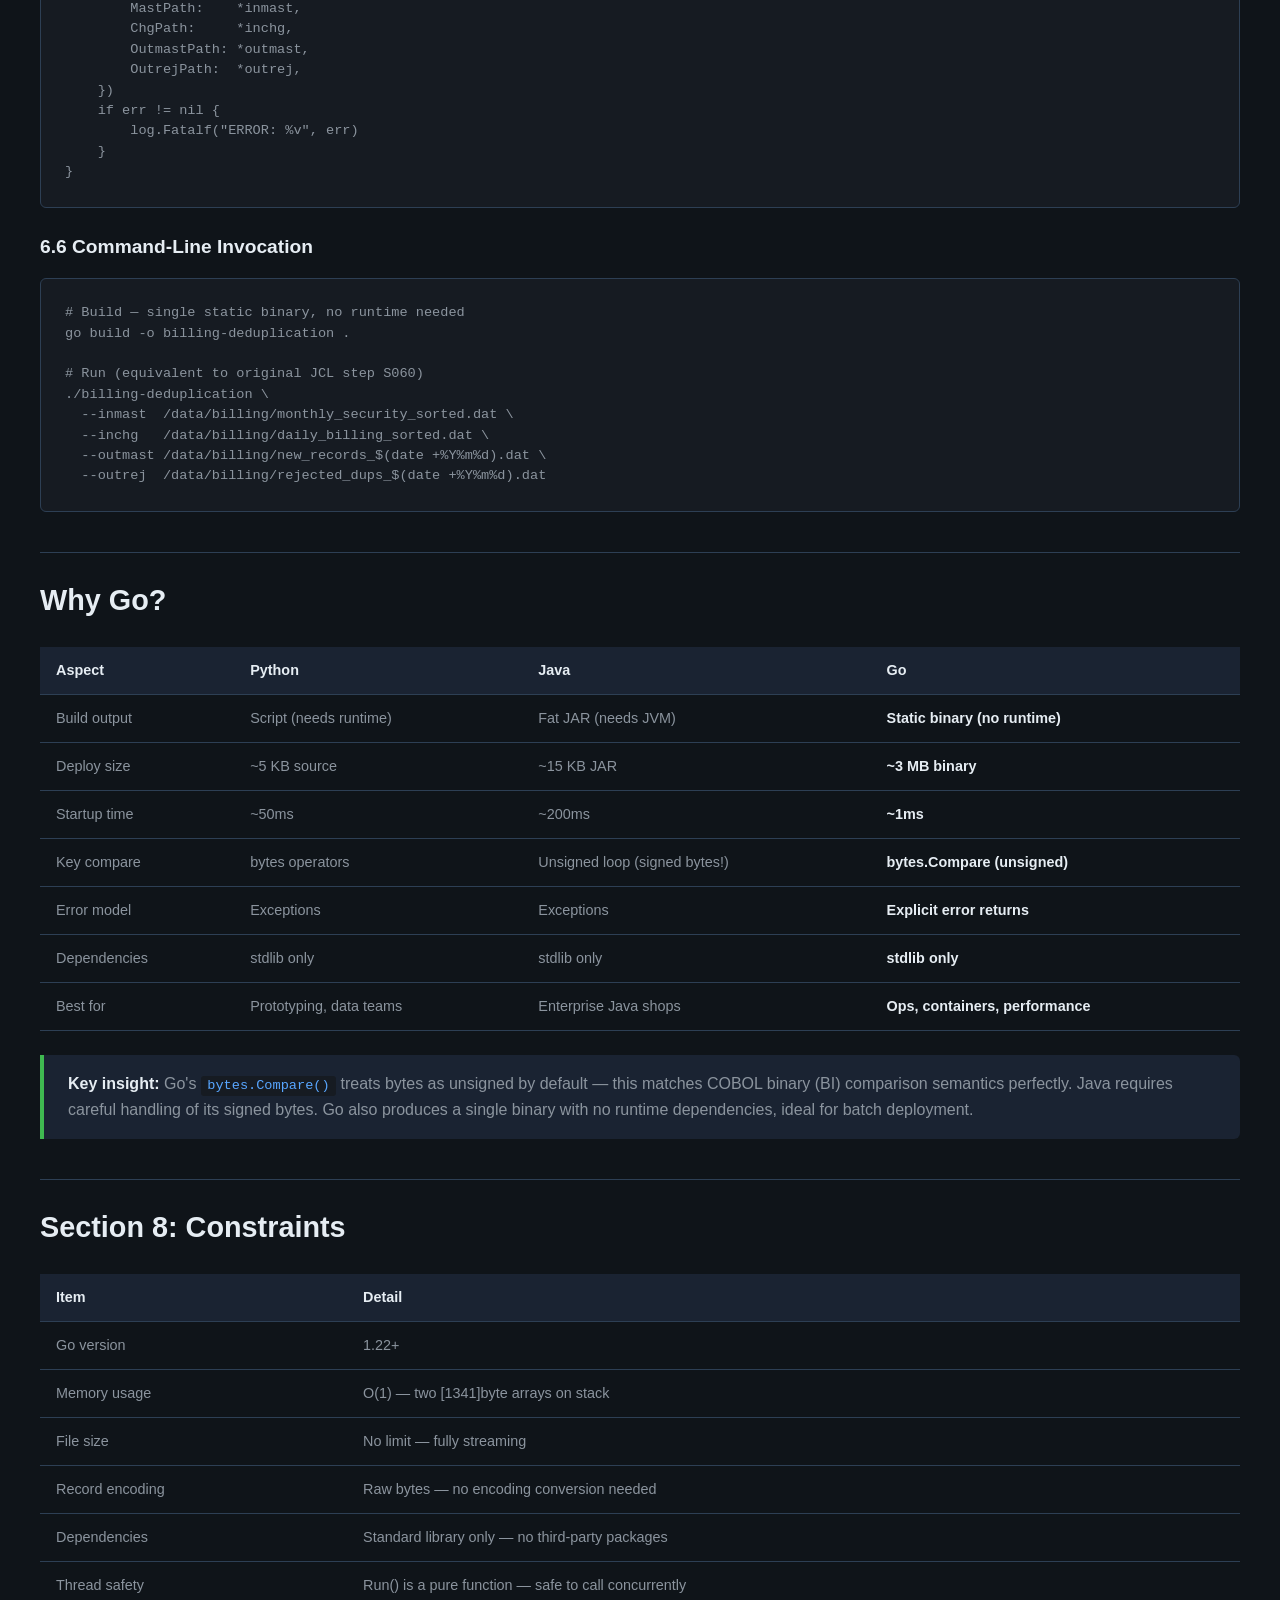
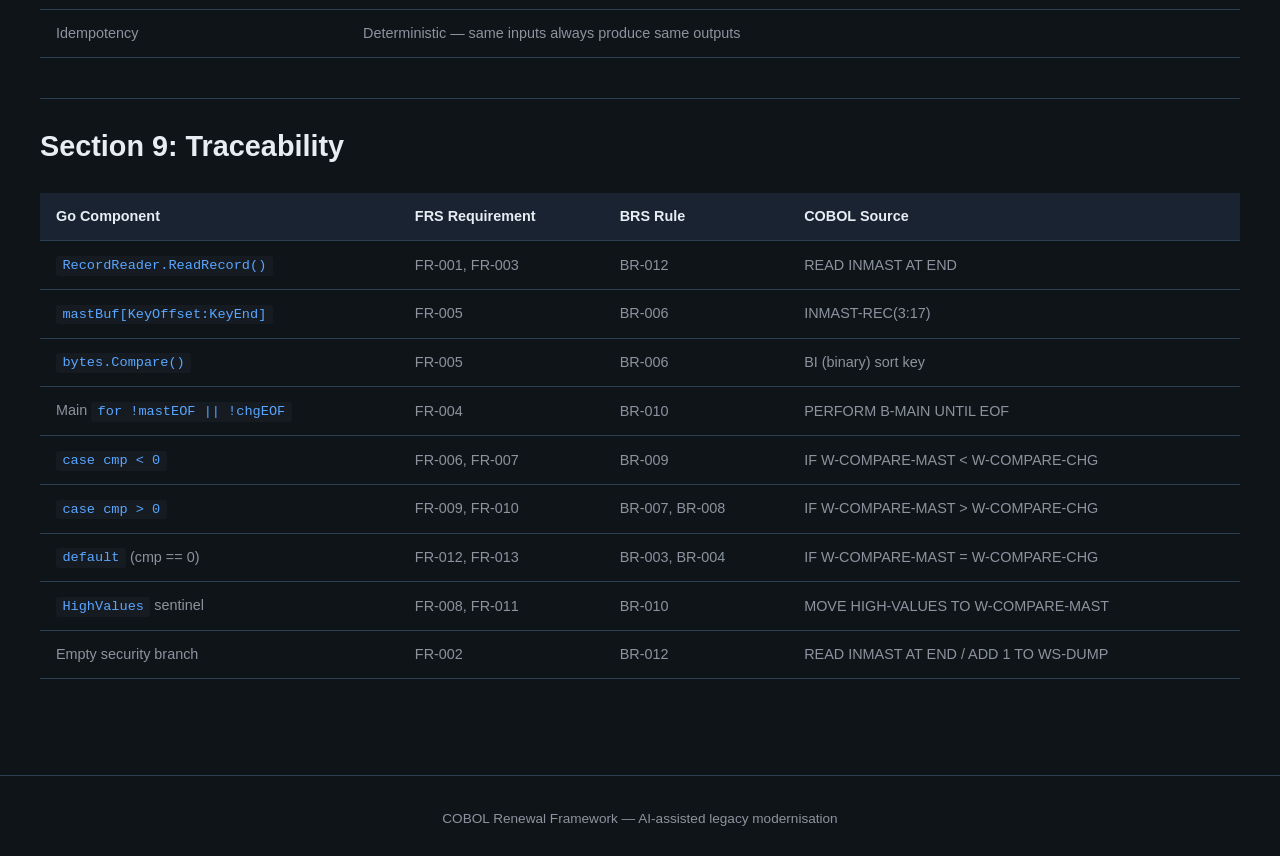
<file: example-tdd.html>
<!DOCTYPE html>
<html lang="en">
<head>
    <meta charset="UTF-8">
    <meta name="viewport" content="width=device-width, initial-scale=1.0">
    <title>Technical Design (TDD) — COBOL Renewal Framework</title>
    <link rel="stylesheet" href="css/style.css">
</head>
<body>
    <div class="page-header">
        <div class="container">
            <div class="breadcrumb"><a href="index.html">← Back to Overview</a></div>
            <h1>Technical Design Document — Billing Deduplication (Go)</h1>
        </div>
    </div>

    <main class="container content">
        <div class="callout">
            <p>The TDD is implementation-ready code. This Go design was generated directly from the BRS and FRS — it's a streaming merge algorithm with O(1) memory, zero third-party dependencies, a single static binary, and full traceability back to the original COBOL. The same BRS also produced Python and Java variants.</p>
        </div>

        <h2>Section 1: Overview</h2>
        <table>
            <thead>
                <tr><th>Attribute</th><th>Value</th></tr>
            </thead>
            <tbody>
                <tr><td>Target language</td><td>Go 1.22+</td></tr>
                <tr><td>Execution model</td><td>Batch — single statically-linked binary with CLI flags</td></tr>
                <tr><td>Input/output</td><td>Fixed-length binary flat files (1341 bytes per record)</td></tr>
                <tr><td>Algorithm</td><td>Sequential merge of two pre-sorted files on a 17-byte binary key</td></tr>
                <tr><td>Memory usage</td><td>O(1) — two [1341]byte arrays on stack</td></tr>
                <tr><td>Dependencies</td><td>Standard library only</td></tr>
                <tr><td>Build output</td><td>Single static binary (~3 MB), no runtime needed</td></tr>
                <tr><td>Startup time</td><td>~1ms</td></tr>
            </tbody>
        </table>

        <h2>Section 6: Technical Design</h2>

        <h3>6.1 Module Structure</h3>
<pre><code>billing-deduplication/
├── go.mod
├── main.go                  # CLI entry point (flag parsing, orchestration)
├── dedup/
│   ├── config.go            # Constants (record length, key offset/length)
│   ├── reader.go            # Fixed-length binary file reader
│   ├── deduplicator.go      # Core merge logic
│   └── deduplicator_test.go # Table-driven tests
└── README.md</code></pre>

        <h3>6.2 Configuration</h3>
<pre><code>package dedup

// Record and key constants — faithful to COBOL MIP1293.
// Key: INMAST-REC(3:17) — 1-based offset 3, length 17 → 0-based [2:19)
const (
    RecordLength = 1341
    KeyOffset    = 2
    KeyLength    = 17
    KeyEnd       = KeyOffset + KeyLength // 19
)

// HighValues is the sentinel key that sorts higher than any valid key.
// Equivalent to COBOL HIGH-VALUES (x'FF' fill).
var HighValues = [KeyLength]byte{
    0xFF, 0xFF, 0xFF, 0xFF, 0xFF, 0xFF, 0xFF, 0xFF,
    0xFF, 0xFF, 0xFF, 0xFF, 0xFF, 0xFF, 0xFF, 0xFF, 0xFF,
}</code></pre>

        <h3>6.3 Fixed-Length Binary File Reader</h3>
<pre><code>package dedup

import (
    "bufio"
    "fmt"
    "io"
    "os"
)

// RecordReader reads fixed-length binary records from a flat file.
type RecordReader struct {
    path   string
    reader *bufio.Reader
    file   *os.File
    count  int64
}

func NewRecordReader(path string) (*RecordReader, error) {
    f, err := os.Open(path)
    if err != nil {
        return nil, fmt.Errorf("open %s: %w", path, err)
    }
    return &amp;RecordReader{
        path:   path,
        reader: bufio.NewReaderSize(f, RecordLength*1000),
        file:   f,
    }, nil
}

// ReadRecord reads the next record. Returns 0 at clean EOF.
// Returns error on partial read or I/O failure.
func (r *RecordReader) ReadRecord(buf []byte) (int, error) {
    n, err := io.ReadFull(r.reader, buf[:RecordLength])
    if err == io.EOF {
        return 0, nil
    }
    if err == io.ErrUnexpectedEOF {
        return n, fmt.Errorf(
            "partial record in %s at record %d: expected %d bytes, got %d",
            r.path, r.count+1, RecordLength, n,
        )
    }
    if err != nil {
        return 0, fmt.Errorf("read %s at record %d: %w", r.path, r.count+1, err)
    }
    r.count++
    return n, nil
}

func (r *RecordReader) Close() error { return r.file.Close() }</code></pre>

        <h3>6.4 Core Deduplication Logic</h3>
<pre><code>package dedup

import (
    "bufio"
    "bytes"
    "fmt"
    "log"
    "os"
)

type Result struct {
    MastRecordsRead  int64
    ChgRecordsRead   int64
    OutmastWritten   int64
    OutrejWritten    int64
    MastOnlyRecords  int64 // See GAPS G-002
}

type Config struct {
    MastPath    string
    ChgPath     string
    OutmastPath string
    OutrejPath  string
}

// Run executes the billing deduplication merge.
// Algorithm (faithful to original COBOL):
//   Compare 17-byte keys at byte offset 2 of each 1341-byte record.
//   Security &lt; Daily  → security-only record [G-002 — not written]
//   Security &gt; Daily  → new daily record     → write to output
//   Security = Daily  → duplicate            → write to rejections
func Run(cfg Config) (*Result, error) {
    mastReader, err := NewRecordReader(cfg.MastPath)
    if err != nil {
        return nil, err
    }
    defer mastReader.Close()

    chgReader, err := NewRecordReader(cfg.ChgPath)
    if err != nil {
        return nil, err
    }
    defer chgReader.Close()

    outmastFile, _ := os.Create(cfg.OutmastPath)
    defer outmastFile.Close()
    outmast := bufio.NewWriterSize(outmastFile, RecordLength*1000)
    defer outmast.Flush()

    outrejFile, _ := os.Create(cfg.OutrejPath)
    defer outrejFile.Close()
    outrej := bufio.NewWriterSize(outrejFile, RecordLength*1000)
    defer outrej.Flush()

    var mastBuf, chgBuf [RecordLength]byte
    var res Result

    // Initial reads
    n, _ := mastReader.ReadRecord(mastBuf[:])
    mastEmpty := (n == 0)
    n, _ = chgReader.ReadRecord(chgBuf[:])
    chgEmpty := (n == 0)

    // Empty security → all daily records are new
    if mastEmpty {
        if !chgEmpty {
            outmast.Write(chgBuf[:])
            res.OutmastWritten++
            res.ChgRecordsRead++
            for {
                n, _ = chgReader.ReadRecord(chgBuf[:])
                if n == 0 { break }
                outmast.Write(chgBuf[:])
                res.OutmastWritten++
                res.ChgRecordsRead++
            }
        }
        return &amp;res, nil
    }

    if chgEmpty {
        return &amp;res, nil
    }

    res.MastRecordsRead++
    res.ChgRecordsRead++
    mastKey := mastBuf[KeyOffset:KeyEnd]
    chgKey := chgBuf[KeyOffset:KeyEnd]
    mastEOF, chgEOF := false, false

    // Main merge loop
    for !mastEOF || !chgEOF {
        var effMast, effChg []byte
        if mastEOF { effMast = HighValues[:] } else { effMast = mastKey }
        if chgEOF  { effChg = HighValues[:] } else { effChg = chgKey }

        switch cmp := bytes.Compare(effMast, effChg); {
        case cmp &lt; 0:
            // Security-only record [G-002 — WRITE commented out]
            res.MastOnlyRecords++
            n, _ = mastReader.ReadRecord(mastBuf[:])
            if n == 0 { mastEOF = true } else {
                mastKey = mastBuf[KeyOffset:KeyEnd]
                res.MastRecordsRead++
            }

        case cmp &gt; 0:
            // New record → write to output
            outmast.Write(chgBuf[:])
            res.OutmastWritten++
            n, _ = chgReader.ReadRecord(chgBuf[:])
            if n == 0 { chgEOF = true } else {
                chgKey = chgBuf[KeyOffset:KeyEnd]
                res.ChgRecordsRead++
            }

        default:
            // Duplicate → write to rejections
            outrej.Write(chgBuf[:])
            res.OutrejWritten++
            n, _ = mastReader.ReadRecord(mastBuf[:])
            if n == 0 { mastEOF = true } else {
                mastKey = mastBuf[KeyOffset:KeyEnd]
                res.MastRecordsRead++
            }
            n, _ = chgReader.ReadRecord(chgBuf[:])
            if n == 0 { chgEOF = true } else {
                chgKey = chgBuf[KeyOffset:KeyEnd]
                res.ChgRecordsRead++
            }
        }
    }

    outmast.Flush()
    outrej.Flush()
    return &amp;res, nil
}</code></pre>

        <h3>6.5 Entry Point</h3>
<pre><code>package main

import (
    "flag"
    "fmt"
    "log"
    "os"

    "billing-deduplication/dedup"
)

func main() {
    inmast := flag.String("inmast", "", "Monthly billing security (sorted)")
    inchg := flag.String("inchg", "", "Daily billing file (sorted)")
    outmast := flag.String("outmast", "", "Updated billing security output")
    outrej := flag.String("outrej", "", "Duplicate rejection output")
    flag.Parse()

    if *inmast == "" || *inchg == "" || *outmast == "" || *outrej == "" {
        fmt.Fprintf(os.Stderr, "Usage: billing-deduplication "+
            "--inmast &lt;file&gt; --inchg &lt;file&gt; --outmast &lt;file&gt; --outrej &lt;file&gt;\n")
        os.Exit(1)
    }

    _, err := dedup.Run(dedup.Config{
        MastPath:    *inmast,
        ChgPath:     *inchg,
        OutmastPath: *outmast,
        OutrejPath:  *outrej,
    })
    if err != nil {
        log.Fatalf("ERROR: %v", err)
    }
}</code></pre>

        <h3>6.6 Command-Line Invocation</h3>
<pre><code># Build — single static binary, no runtime needed
go build -o billing-deduplication .

# Run (equivalent to original JCL step S060)
./billing-deduplication \
  --inmast  /data/billing/monthly_security_sorted.dat \
  --inchg   /data/billing/daily_billing_sorted.dat \
  --outmast /data/billing/new_records_$(date +%Y%m%d).dat \
  --outrej  /data/billing/rejected_dups_$(date +%Y%m%d).dat</code></pre>

        <h2>Why Go?</h2>
        <table>
            <thead>
                <tr><th>Aspect</th><th>Python</th><th>Java</th><th>Go</th></tr>
            </thead>
            <tbody>
                <tr><td>Build output</td><td>Script (needs runtime)</td><td>Fat JAR (needs JVM)</td><td><strong>Static binary (no runtime)</strong></td></tr>
                <tr><td>Deploy size</td><td>~5 KB source</td><td>~15 KB JAR</td><td><strong>~3 MB binary</strong></td></tr>
                <tr><td>Startup time</td><td>~50ms</td><td>~200ms</td><td><strong>~1ms</strong></td></tr>
                <tr><td>Key compare</td><td>bytes operators</td><td>Unsigned loop (signed bytes!)</td><td><strong>bytes.Compare (unsigned)</strong></td></tr>
                <tr><td>Error model</td><td>Exceptions</td><td>Exceptions</td><td><strong>Explicit error returns</strong></td></tr>
                <tr><td>Dependencies</td><td>stdlib only</td><td>stdlib only</td><td><strong>stdlib only</strong></td></tr>
                <tr><td>Best for</td><td>Prototyping, data teams</td><td>Enterprise Java shops</td><td><strong>Ops, containers, performance</strong></td></tr>
            </tbody>
        </table>

        <div class="callout success">
            <p><strong>Key insight:</strong> Go's <code>bytes.Compare()</code> treats bytes as unsigned by default — this matches COBOL binary (BI) comparison semantics perfectly. Java requires careful handling of its signed bytes. Go also produces a single binary with no runtime dependencies, ideal for batch deployment.</p>
        </div>

        <h2>Section 8: Constraints</h2>
        <table>
            <thead>
                <tr><th>Item</th><th>Detail</th></tr>
            </thead>
            <tbody>
                <tr><td>Go version</td><td>1.22+</td></tr>
                <tr><td>Memory usage</td><td>O(1) — two [1341]byte arrays on stack</td></tr>
                <tr><td>File size</td><td>No limit — fully streaming</td></tr>
                <tr><td>Record encoding</td><td>Raw bytes — no encoding conversion needed</td></tr>
                <tr><td>Dependencies</td><td>Standard library only — no third-party packages</td></tr>
                <tr><td>Thread safety</td><td>Run() is a pure function — safe to call concurrently</td></tr>
                <tr><td>Idempotency</td><td>Deterministic — same inputs always produce same outputs</td></tr>
            </tbody>
        </table>

        <h2>Section 9: Traceability</h2>
        <table>
            <thead>
                <tr><th>Go Component</th><th>FRS Requirement</th><th>BRS Rule</th><th>COBOL Source</th></tr>
            </thead>
            <tbody>
                <tr><td><code>RecordReader.ReadRecord()</code></td><td>FR-001, FR-003</td><td>BR-012</td><td>READ INMAST AT END</td></tr>
                <tr><td><code>mastBuf[KeyOffset:KeyEnd]</code></td><td>FR-005</td><td>BR-006</td><td>INMAST-REC(3:17)</td></tr>
                <tr><td><code>bytes.Compare()</code></td><td>FR-005</td><td>BR-006</td><td>BI (binary) sort key</td></tr>
                <tr><td>Main <code>for !mastEOF || !chgEOF</code></td><td>FR-004</td><td>BR-010</td><td>PERFORM B-MAIN UNTIL EOF</td></tr>
                <tr><td><code>case cmp &lt; 0</code></td><td>FR-006, FR-007</td><td>BR-009</td><td>IF W-COMPARE-MAST &lt; W-COMPARE-CHG</td></tr>
                <tr><td><code>case cmp &gt; 0</code></td><td>FR-009, FR-010</td><td>BR-007, BR-008</td><td>IF W-COMPARE-MAST &gt; W-COMPARE-CHG</td></tr>
                <tr><td><code>default</code> (cmp == 0)</td><td>FR-012, FR-013</td><td>BR-003, BR-004</td><td>IF W-COMPARE-MAST = W-COMPARE-CHG</td></tr>
                <tr><td><code>HighValues</code> sentinel</td><td>FR-008, FR-011</td><td>BR-010</td><td>MOVE HIGH-VALUES TO W-COMPARE-MAST</td></tr>
                <tr><td>Empty security branch</td><td>FR-002</td><td>BR-012</td><td>READ INMAST AT END / ADD 1 TO WS-DUMP</td></tr>
            </tbody>
        </table>
    </main>

    <footer>
        <div class="container">
            <p>COBOL Renewal Framework — AI-assisted legacy modernisation</p>
        </div>
    </footer>
</body>
</html>
</file>
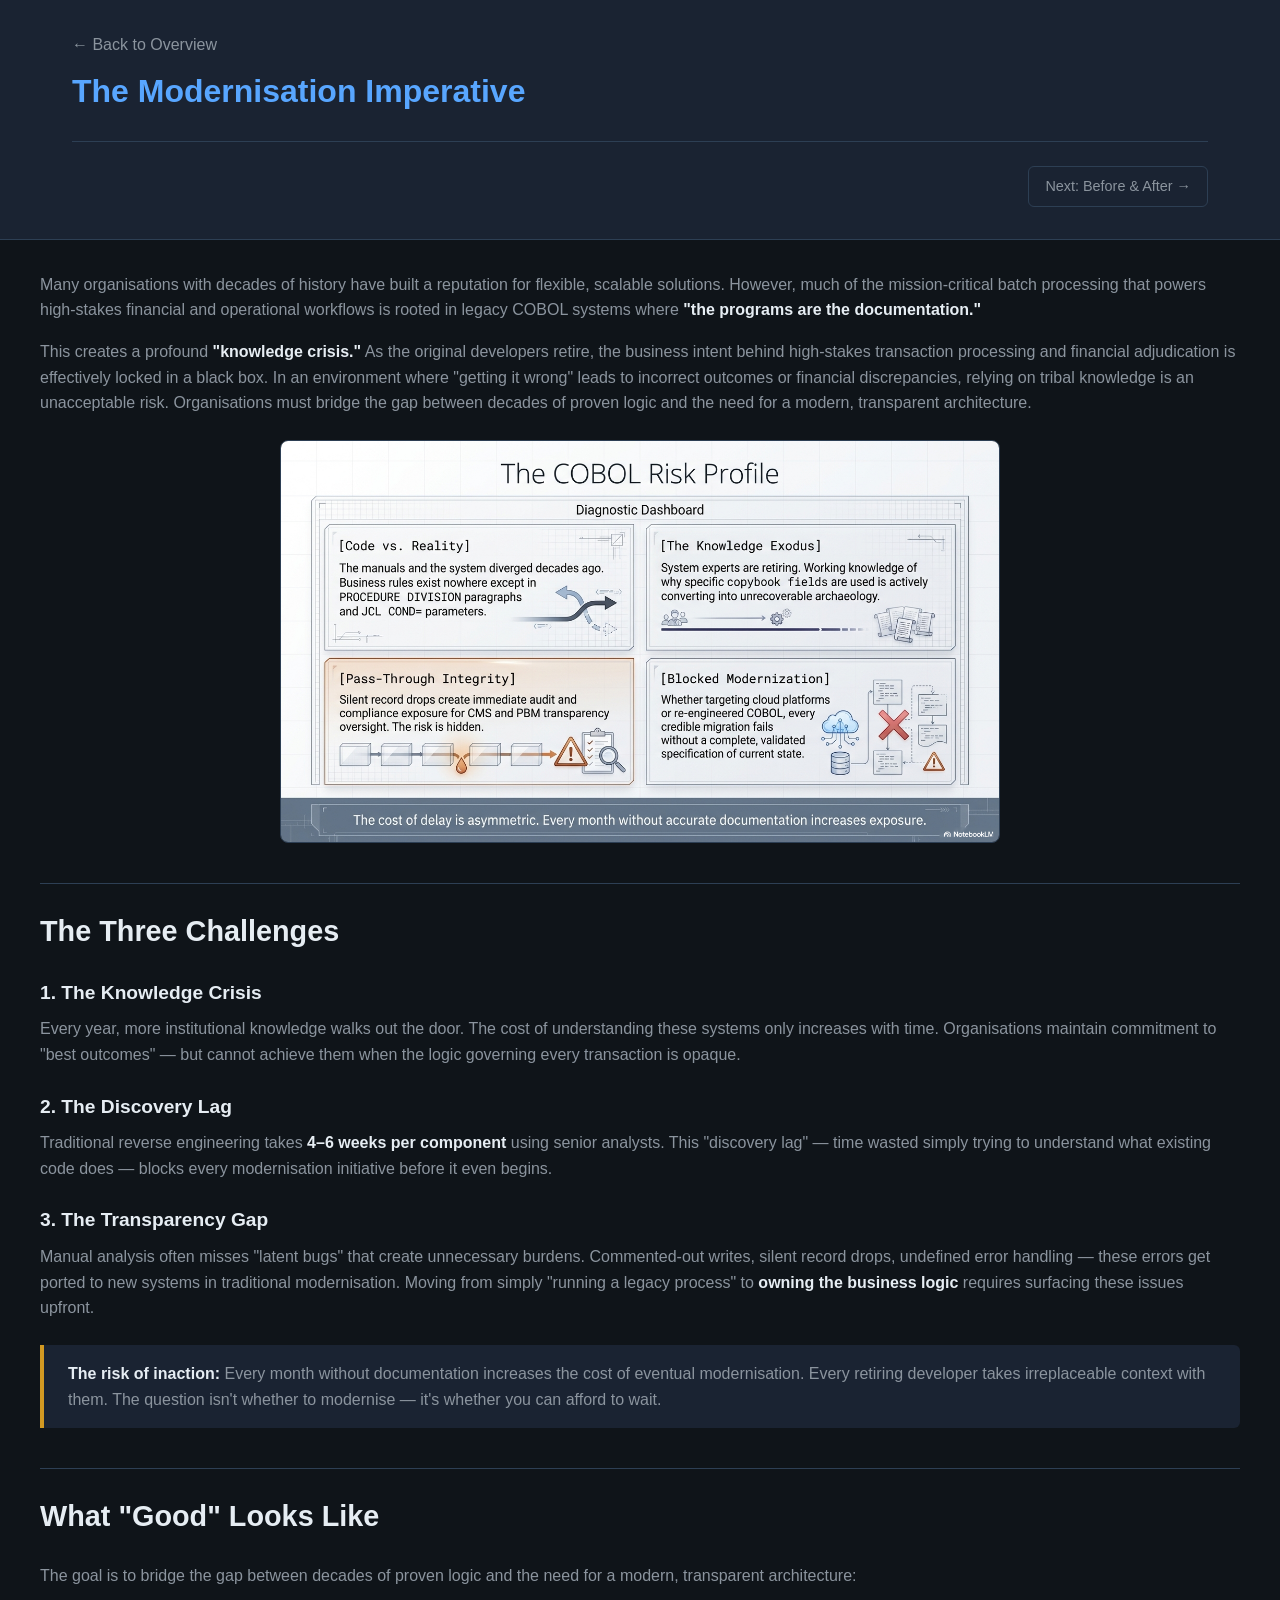
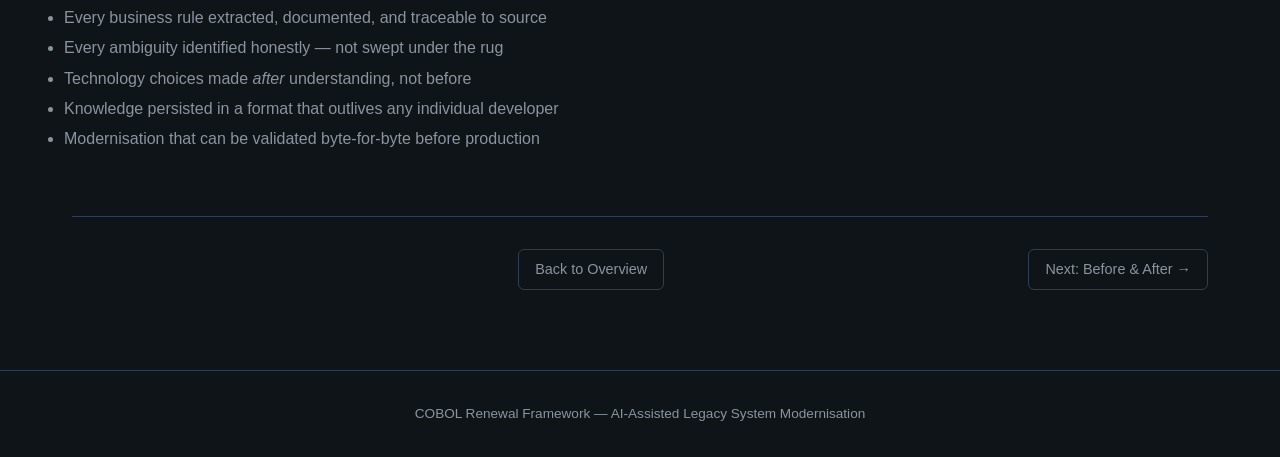
<file: imperative.html>
<!DOCTYPE html>
<html lang="en">
<head>
    <meta charset="UTF-8">
    <meta name="viewport" content="width=device-width, initial-scale=1.0">
    <title>The Modernisation Imperative — COBOL Renewal Framework</title>
    <link rel="stylesheet" href="css/style.css">
</head>
<body>
    <div class="page-header">
        <div class="container">
            <div class="breadcrumb"><a href="index.html">← Back to Overview</a></div>
            <h1>The Modernisation Imperative</h1>
            <div class="page-nav page-nav-top">
                <span class="page-nav-link hidden">← Prev</span>
                <a href="before-after.html" class="page-nav-link">Next: Before &amp; After →</a>
            </div>
        </div>
    </div>

    <main class="container content">
        <p>Many organisations with decades of history have built a reputation for flexible, scalable solutions. However, much of the mission-critical batch processing that powers high-stakes financial and operational workflows is rooted in legacy COBOL systems where <strong>"the programs are the documentation."</strong></p>

        <p>This creates a profound <strong>"knowledge crisis."</strong> As the original developers retire, the business intent behind high-stakes transaction processing and financial adjudication is effectively locked in a black box. In an environment where "getting it wrong" leads to incorrect outcomes or financial discrepancies, relying on tribal knowledge is an unacceptable risk. Organisations must bridge the gap between decades of proven logic and the need for a modern, transparent architecture.</p>
        
        <img src="img/modernization_imperitive.png" alt="The Modernisation Imperative" class="full-width-img">

        <h2>The Three Challenges</h2>

        <h3>1. The Knowledge Crisis</h3>
        <p>Every year, more institutional knowledge walks out the door. The cost of understanding these systems only increases with time. Organisations maintain commitment to "best outcomes" — but cannot achieve them when the logic governing every transaction is opaque.</p>

        <h3>2. The Discovery Lag</h3>
        <p>Traditional reverse engineering takes <strong>4–6 weeks per component</strong> using senior analysts. This "discovery lag" — time wasted simply trying to understand what existing code does — blocks every modernisation initiative before it even begins.</p>

        <h3>3. The Transparency Gap</h3>
        <p>Manual analysis often misses "latent bugs" that create unnecessary burdens. Commented-out writes, silent record drops, undefined error handling — these errors get ported to new systems in traditional modernisation. Moving from simply "running a legacy process" to <strong>owning the business logic</strong> requires surfacing these issues upfront.</p>

        <div class="callout warning">
            <p><strong>The risk of inaction:</strong> Every month without documentation increases the cost of eventual modernisation. Every retiring developer takes irreplaceable context with them. The question isn't whether to modernise — it's whether you can afford to wait.</p>
        </div>

        <h2>What "Good" Looks Like</h2>
        <p>The goal is to bridge the gap between decades of proven logic and the need for a modern, transparent architecture:</p>
        <ul>
            <li>Every business rule extracted, documented, and traceable to source</li>
            <li>Every ambiguity identified honestly — not swept under the rug</li>
            <li>Technology choices made <em>after</em> understanding, not before</li>
            <li>Knowledge persisted in a format that outlives any individual developer</li>
            <li>Modernisation that can be validated byte-for-byte before production</li>
        </ul>
    </main>

    <div class="container">
        <div class="page-nav page-nav-bottom">
            <span class="page-nav-link hidden">← Prev</span>
            <a href="index.html" class="page-nav-link">Back to Overview</a>
            <a href="before-after.html" class="page-nav-link">Next: Before &amp; After →</a>
        </div>
    </div>

    <footer>
        <div class="container">
            <p>COBOL Renewal Framework — AI-Assisted Legacy System Modernisation</p>
        </div>
    </footer>
</body>
</html>
</file>
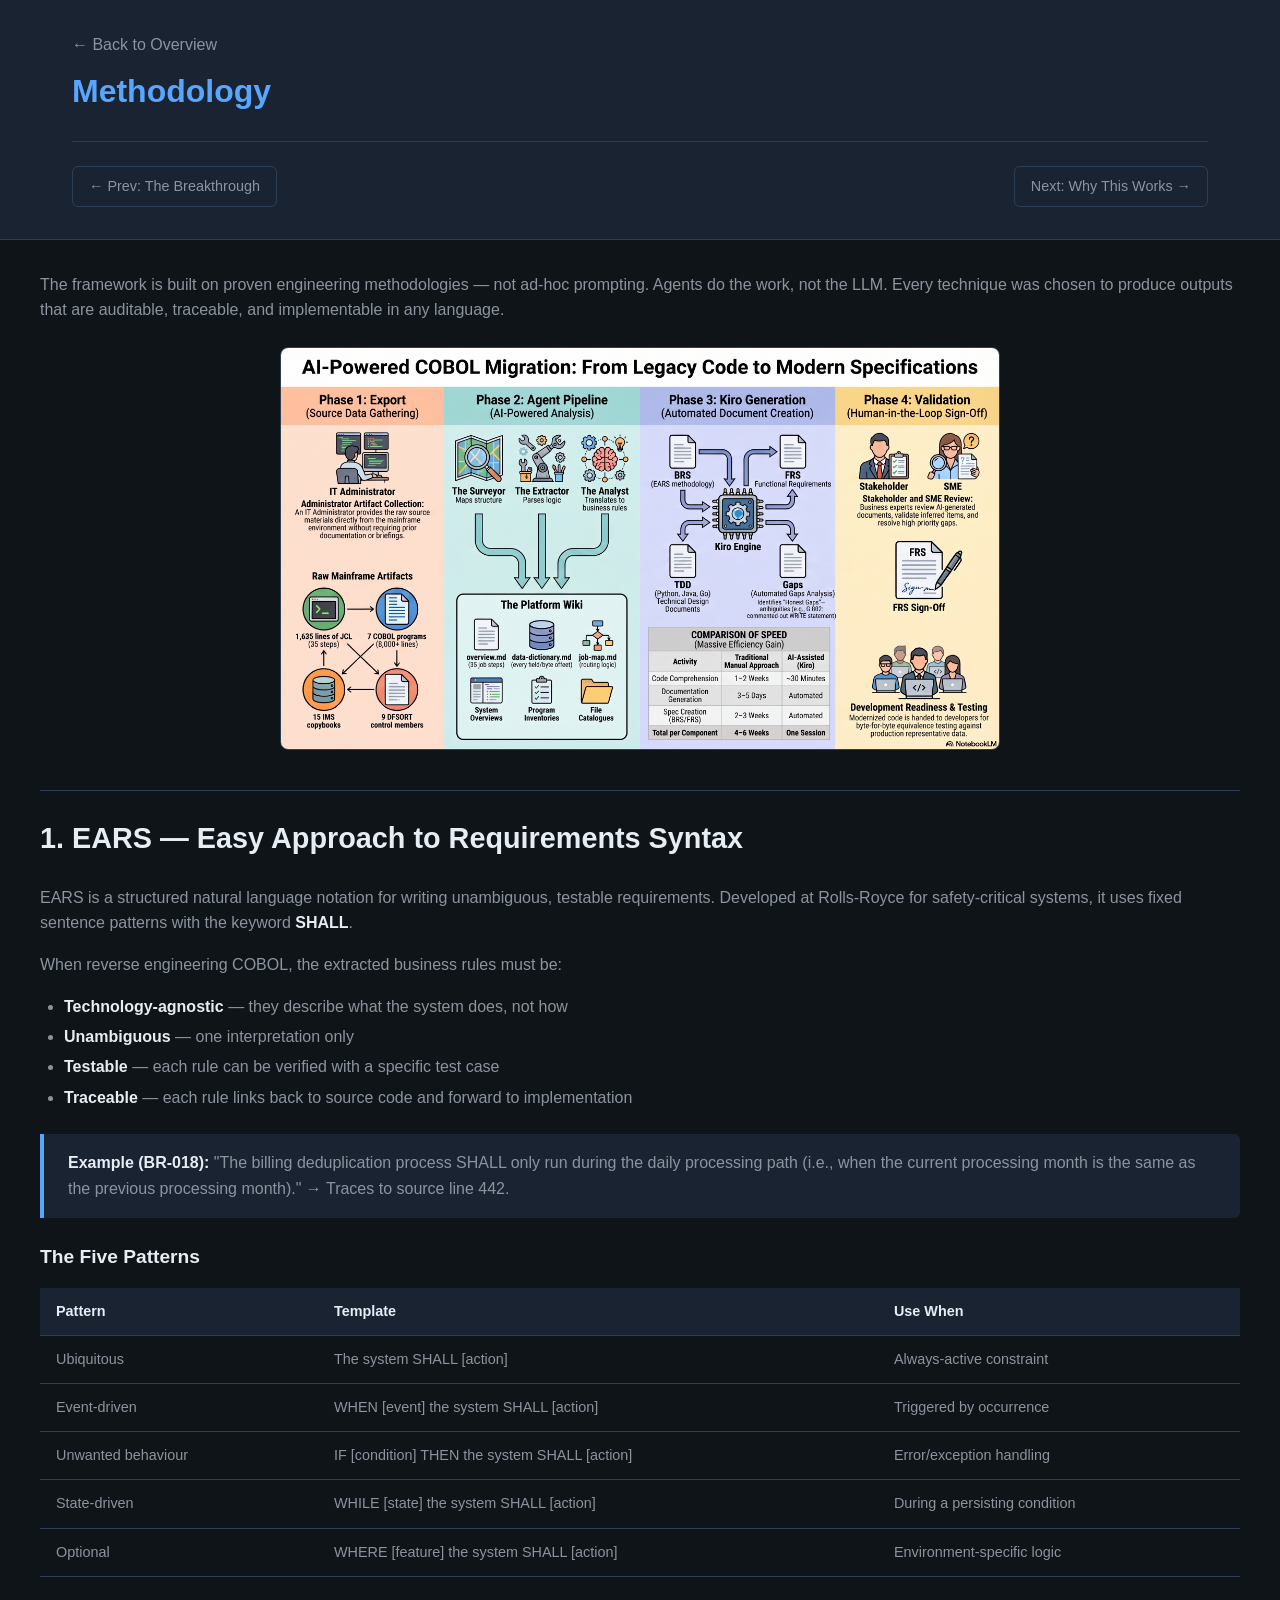
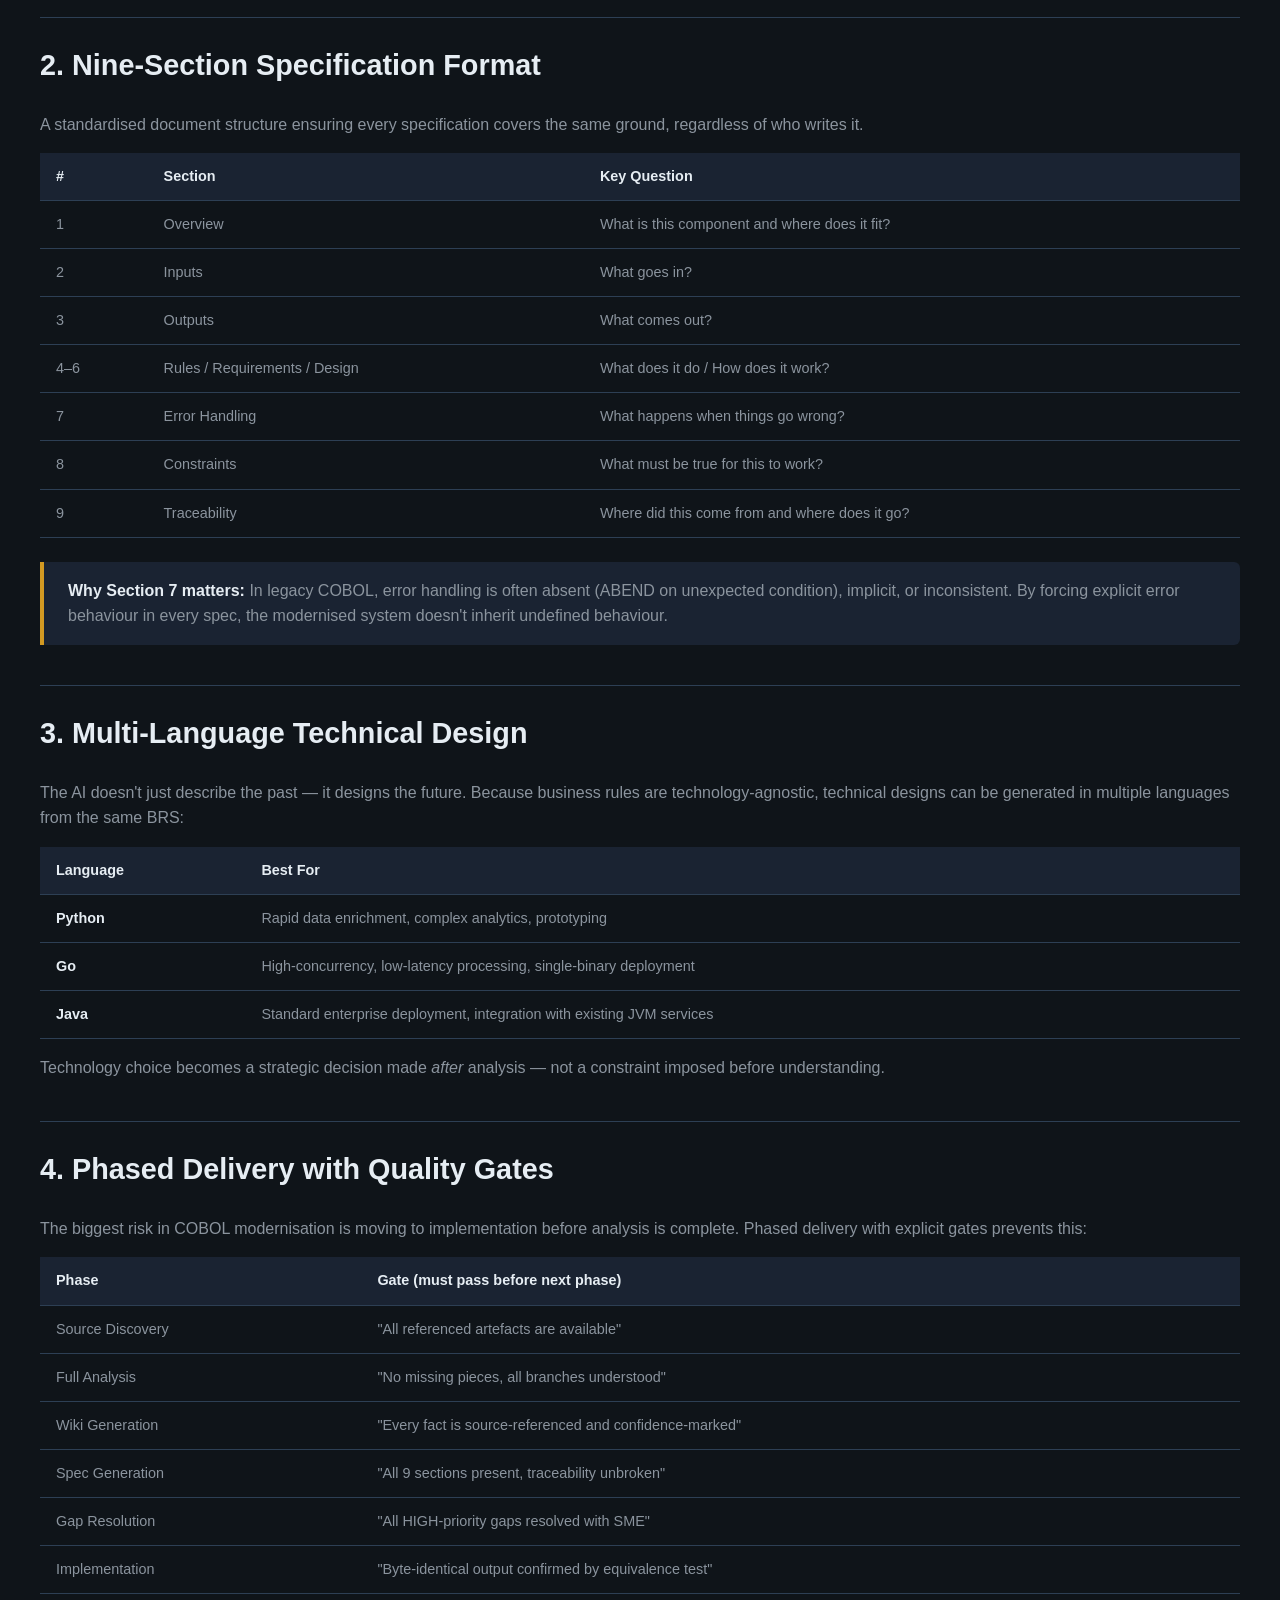
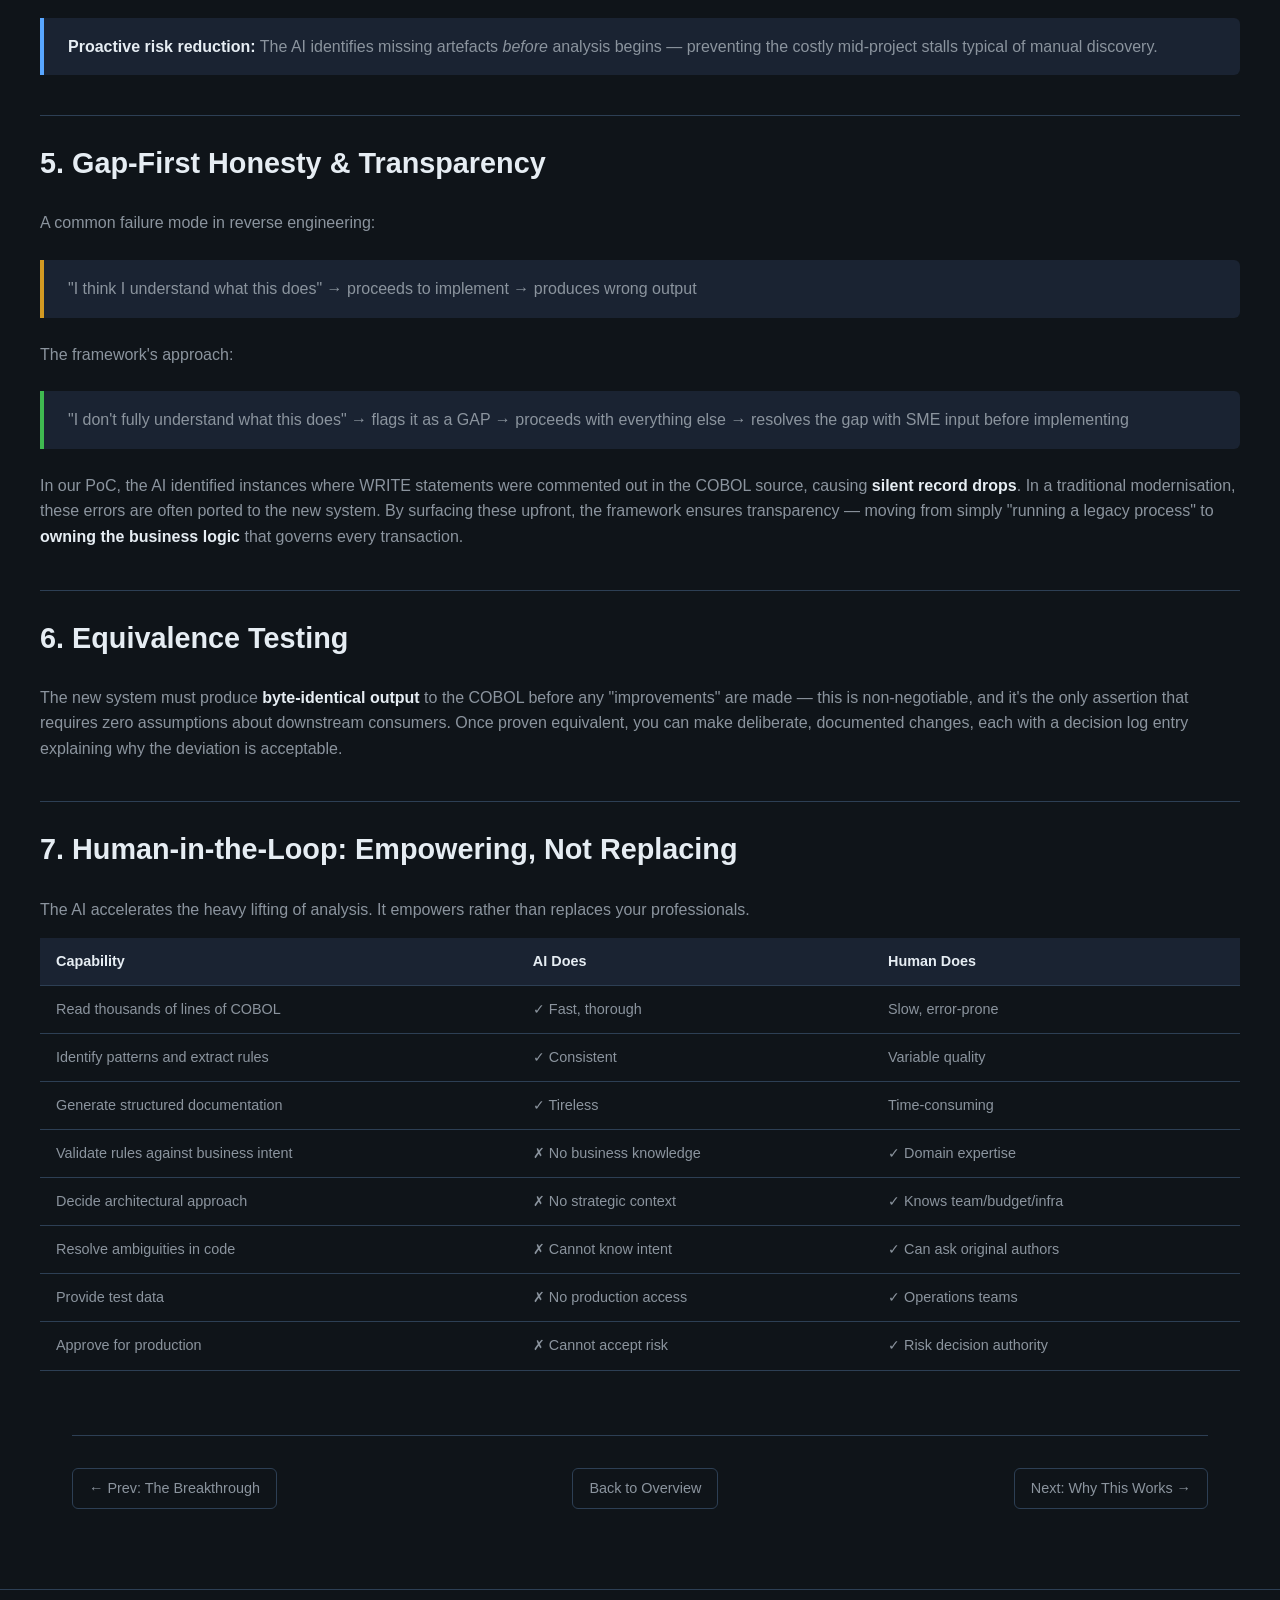
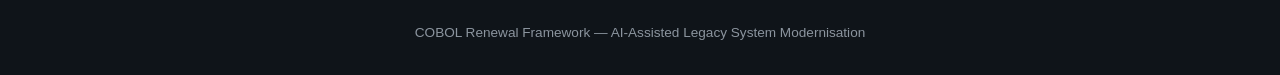
<file: methodology.html>
<!DOCTYPE html>
<html lang="en">
<head>
    <meta charset="UTF-8">
    <meta name="viewport" content="width=device-width, initial-scale=1.0">
    <title>Methodology — COBOL Renewal Framework</title>
    <link rel="stylesheet" href="css/style.css">
</head>
<body>
    <div class="page-header">
        <div class="container">
            <div class="breadcrumb"><a href="index.html">← Back to Overview</a></div>
            <h1>Methodology</h1>
            <div class="page-nav page-nav-top">
                <a href="breakthrough.html" class="page-nav-link">← Prev: The Breakthrough</a>
                <a href="why-this-works.html" class="page-nav-link">Next: Why This Works →</a>
            </div>
        </div>
    </div>

    <main class="container content">
        <p>The framework is built on proven engineering methodologies — not ad-hoc prompting. Agents do the work, not the LLM. Every technique was chosen to produce outputs that are auditable, traceable, and implementable in any language.</p>

        <img src="img/process.png" alt="Methodology — building specs first" class="full-width-img">

        <h2>1. EARS — Easy Approach to Requirements Syntax</h2>
        <p>EARS is a structured natural language notation for writing unambiguous, testable requirements. Developed at Rolls-Royce for safety-critical systems, it uses fixed sentence patterns with the keyword <strong>SHALL</strong>.</p>
        
        <p>When reverse engineering COBOL, the extracted business rules must be:</p>
        <ul>
            <li><strong>Technology-agnostic</strong> — they describe what the system does, not how</li>
            <li><strong>Unambiguous</strong> — one interpretation only</li>
            <li><strong>Testable</strong> — each rule can be verified with a specific test case</li>
            <li><strong>Traceable</strong> — each rule links back to source code and forward to implementation</li>
        </ul>

        <div class="callout">
            <p><strong>Example (BR-018):</strong> "The billing deduplication process SHALL only run during the daily processing path (i.e., when the current processing month is the same as the previous processing month)." → Traces to source line 442.</p>
        </div>

        <h3>The Five Patterns</h3>
        <table>
            <thead>
                <tr><th>Pattern</th><th>Template</th><th>Use When</th></tr>
            </thead>
            <tbody>
                <tr><td>Ubiquitous</td><td>The system SHALL [action]</td><td>Always-active constraint</td></tr>
                <tr><td>Event-driven</td><td>WHEN [event] the system SHALL [action]</td><td>Triggered by occurrence</td></tr>
                <tr><td>Unwanted behaviour</td><td>IF [condition] THEN the system SHALL [action]</td><td>Error/exception handling</td></tr>
                <tr><td>State-driven</td><td>WHILE [state] the system SHALL [action]</td><td>During a persisting condition</td></tr>
                <tr><td>Optional</td><td>WHERE [feature] the system SHALL [action]</td><td>Environment-specific logic</td></tr>
            </tbody>
        </table>

        <h2>2. Nine-Section Specification Format</h2>
        <p>A standardised document structure ensuring every specification covers the same ground, regardless of who writes it.</p>

        <table>
            <thead>
                <tr><th>#</th><th>Section</th><th>Key Question</th></tr>
            </thead>
            <tbody>
                <tr><td>1</td><td>Overview</td><td>What is this component and where does it fit?</td></tr>
                <tr><td>2</td><td>Inputs</td><td>What goes in?</td></tr>
                <tr><td>3</td><td>Outputs</td><td>What comes out?</td></tr>
                <tr><td>4–6</td><td>Rules / Requirements / Design</td><td>What does it do / How does it work?</td></tr>
                <tr><td>7</td><td>Error Handling</td><td>What happens when things go wrong?</td></tr>
                <tr><td>8</td><td>Constraints</td><td>What must be true for this to work?</td></tr>
                <tr><td>9</td><td>Traceability</td><td>Where did this come from and where does it go?</td></tr>
            </tbody>
        </table>

        <div class="callout warning">
            <p><strong>Why Section 7 matters:</strong> In legacy COBOL, error handling is often absent (ABEND on unexpected condition), implicit, or inconsistent. By forcing explicit error behaviour in every spec, the modernised system doesn't inherit undefined behaviour.</p>
        </div>

        <h2>3. Multi-Language Technical Design</h2>
        <p>The AI doesn't just describe the past — it designs the future. Because business rules are technology-agnostic, technical designs can be generated in multiple languages from the same BRS:</p>
        
        <table>
            <thead>
                <tr><th>Language</th><th>Best For</th></tr>
            </thead>
            <tbody>
                <tr><td><strong>Python</strong></td><td>Rapid data enrichment, complex analytics, prototyping</td></tr>
                <tr><td><strong>Go</strong></td><td>High-concurrency, low-latency processing, single-binary deployment</td></tr>
                <tr><td><strong>Java</strong></td><td>Standard enterprise deployment, integration with existing JVM services</td></tr>
            </tbody>
        </table>

        <p>Technology choice becomes a strategic decision made <em>after</em> analysis — not a constraint imposed before understanding.</p>

        <h2>4. Phased Delivery with Quality Gates</h2>
        <p>The biggest risk in COBOL modernisation is moving to implementation before analysis is complete. Phased delivery with explicit gates prevents this:</p>

        <table>
            <thead>
                <tr><th>Phase</th><th>Gate (must pass before next phase)</th></tr>
            </thead>
            <tbody>
                <tr><td>Source Discovery</td><td>"All referenced artefacts are available"</td></tr>
                <tr><td>Full Analysis</td><td>"No missing pieces, all branches understood"</td></tr>
                <tr><td>Wiki Generation</td><td>"Every fact is source-referenced and confidence-marked"</td></tr>
                <tr><td>Spec Generation</td><td>"All 9 sections present, traceability unbroken"</td></tr>
                <tr><td>Gap Resolution</td><td>"All HIGH-priority gaps resolved with SME"</td></tr>
                <tr><td>Implementation</td><td>"Byte-identical output confirmed by equivalence test"</td></tr>
            </tbody>
        </table>

        <div class="callout">
            <p><strong>Proactive risk reduction:</strong> The AI identifies missing artefacts <em>before</em> analysis begins — preventing the costly mid-project stalls typical of manual discovery.</p>
        </div>

        <h2>5. Gap-First Honesty &amp; Transparency</h2>
        <p>A common failure mode in reverse engineering:</p>
        <div class="callout warning">
            <p>"I think I understand what this does" → proceeds to implement → produces wrong output</p>
        </div>
        <p>The framework's approach:</p>
        <div class="callout success">
            <p>"I don't fully understand what this does" → flags it as a GAP → proceeds with everything else → resolves the gap with SME input before implementing</p>
        </div>
        
        <p>In our PoC, the AI identified instances where WRITE statements were commented out in the COBOL source, causing <strong>silent record drops</strong>. In a traditional modernisation, these errors are often ported to the new system. By surfacing these upfront, the framework ensures transparency — moving from simply "running a legacy process" to <strong>owning the business logic</strong> that governs every transaction.</p>

        <h2>6. Equivalence Testing</h2>
        <p>The new system must produce <strong>byte-identical output</strong> to the COBOL before any "improvements" are made — this is non-negotiable, and it's the only assertion that requires zero assumptions about downstream consumers. Once proven equivalent, you can make deliberate, documented changes, each with a decision log entry explaining why the deviation is acceptable.</p>

        <h2>7. Human-in-the-Loop: Empowering, Not Replacing</h2>
        <p>The AI accelerates the heavy lifting of analysis. It empowers rather than replaces your professionals.</p>
        
        <table>
            <thead>
                <tr><th>Capability</th><th>AI Does</th><th>Human Does</th></tr>
            </thead>
            <tbody>
                <tr><td>Read thousands of lines of COBOL</td><td>✓ Fast, thorough</td><td>Slow, error-prone</td></tr>
                <tr><td>Identify patterns and extract rules</td><td>✓ Consistent</td><td>Variable quality</td></tr>
                <tr><td>Generate structured documentation</td><td>✓ Tireless</td><td>Time-consuming</td></tr>
                <tr><td>Validate rules against business intent</td><td>✗ No business knowledge</td><td>✓ Domain expertise</td></tr>
                <tr><td>Decide architectural approach</td><td>✗ No strategic context</td><td>✓ Knows team/budget/infra</td></tr>
                <tr><td>Resolve ambiguities in code</td><td>✗ Cannot know intent</td><td>✓ Can ask original authors</td></tr>
                <tr><td>Provide test data</td><td>✗ No production access</td><td>✓ Operations teams</td></tr>
                <tr><td>Approve for production</td><td>✗ Cannot accept risk</td><td>✓ Risk decision authority</td></tr>
            </tbody>
        </table>
    </main>

    <div class="container">
        <div class="page-nav page-nav-bottom">
            <a href="breakthrough.html" class="page-nav-link">← Prev: The Breakthrough</a>
            <a href="index.html" class="page-nav-link">Back to Overview</a>
            <a href="why-this-works.html" class="page-nav-link">Next: Why This Works →</a>
        </div>
    </div>

    <footer>
        <div class="container">
            <p>COBOL Renewal Framework — AI-Assisted Legacy System Modernisation</p>
        </div>
    </footer>
</body>
</html>
</file>
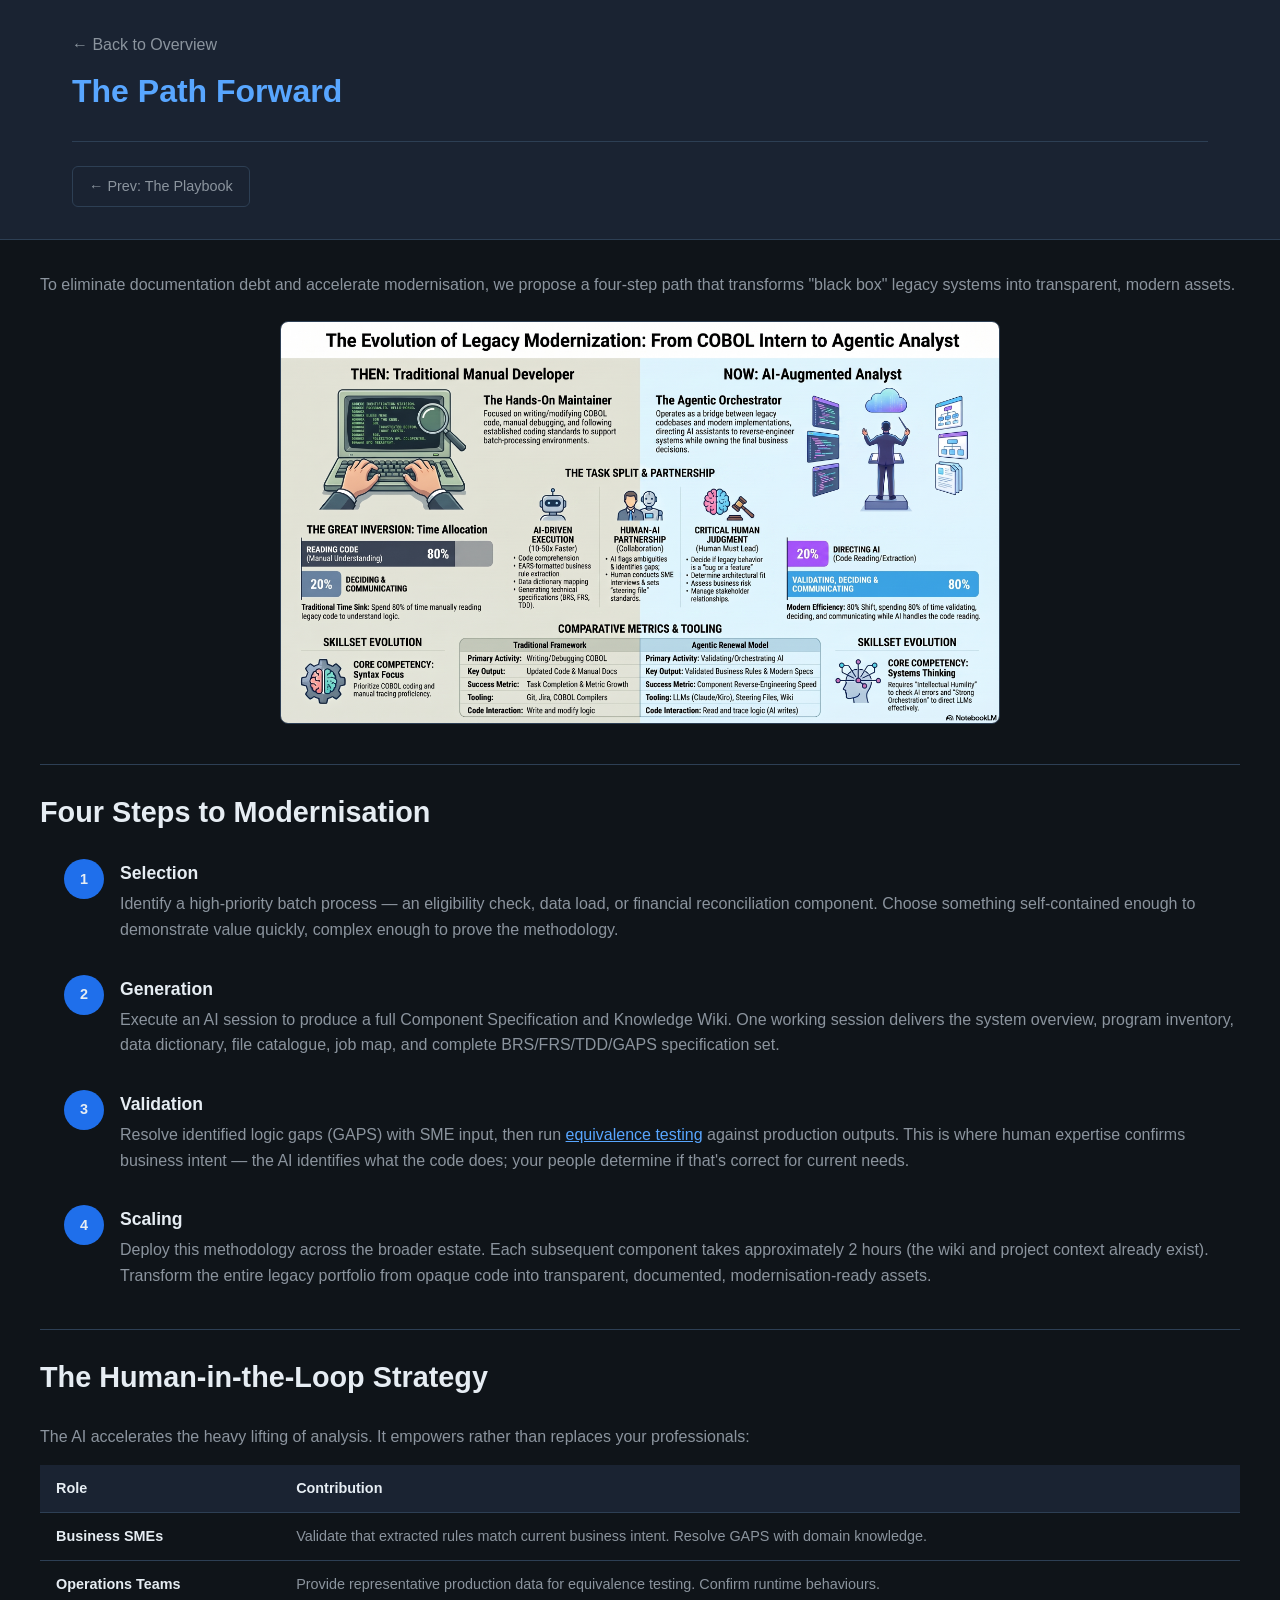
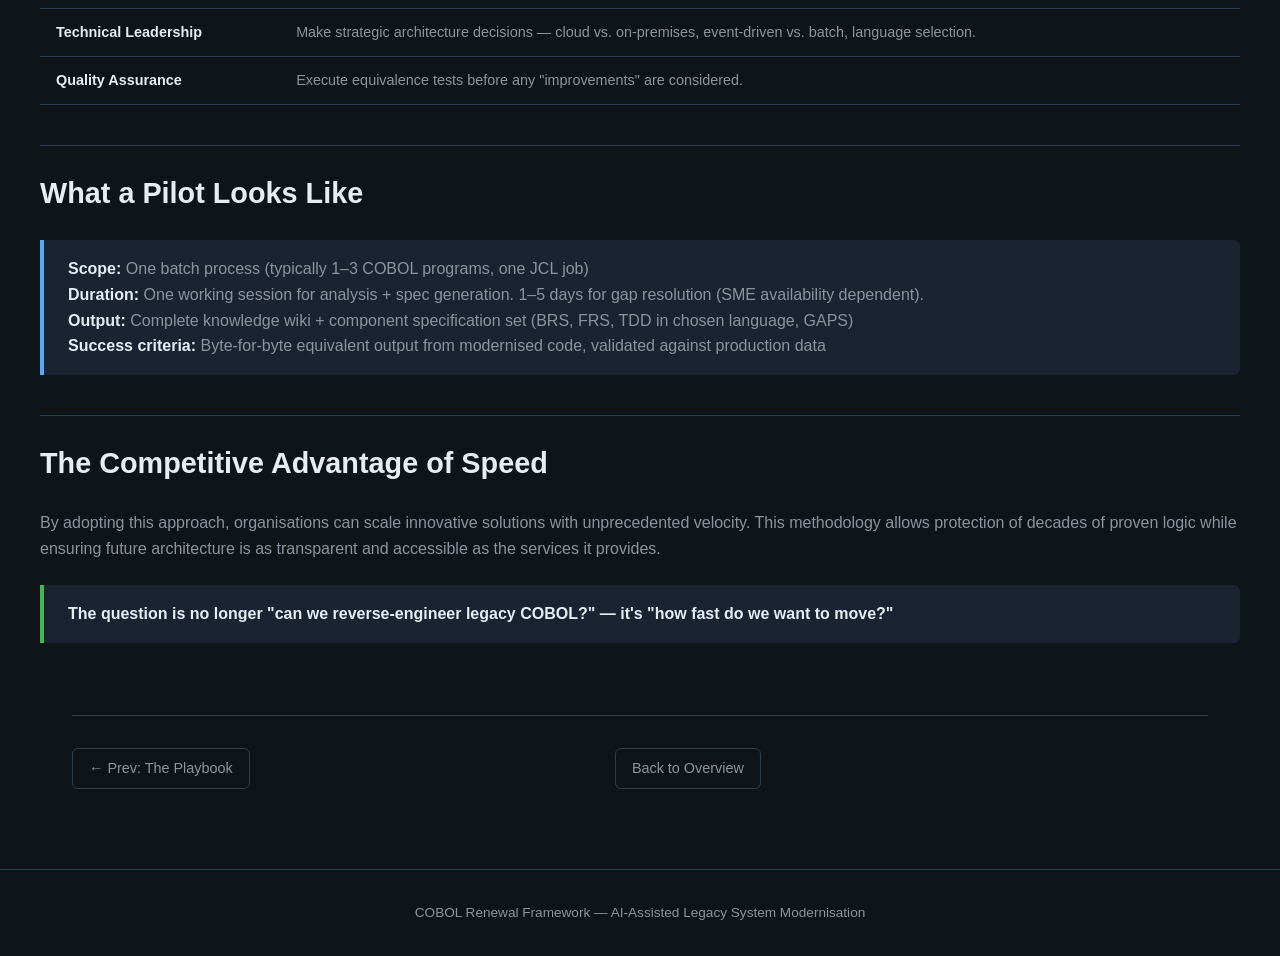
<file: path-forward.html>
<!DOCTYPE html>
<html lang="en">
<head>
    <meta charset="UTF-8">
    <meta name="viewport" content="width=device-width, initial-scale=1.0">
    <title>The Path Forward — COBOL Renewal Framework</title>
    <link rel="stylesheet" href="css/style.css">
</head>
<body>
    <div class="page-header">
        <div class="container">
            <div class="breadcrumb"><a href="index.html">← Back to Overview</a></div>
            <h1>The Path Forward</h1>
            <div class="page-nav page-nav-top">
                <a href="playbook.html" class="page-nav-link">← Prev: The Playbook</a>
                <span class="page-nav-link hidden">Next →</span>
            </div>
        </div>
    </div>

    <main class="container content">
        <p>To eliminate documentation debt and accelerate modernisation, we propose a four-step path that transforms "black box" legacy systems into transparent, modern assets.</p>

        <img src="img/skills_evolution.png" alt="The Path Forward — skills evolution" class="full-width-img">

        <h2>Four Steps to Modernisation</h2>

        <ol class="phase-list">
            <li>
                <strong>Selection</strong>
                Identify a high-priority batch process — an eligibility check, data load, or financial reconciliation component. Choose something self-contained enough to demonstrate value quickly, complex enough to prove the methodology.
            </li>
            <li>
                <strong>Generation</strong>
                Execute an AI session to produce a full Component Specification and Knowledge Wiki. One working session delivers the system overview, program inventory, data dictionary, file catalogue, job map, and complete BRS/FRS/TDD/GAPS specification set.
            </li>
            <li>
                <strong>Validation</strong>
                Resolve identified logic gaps (GAPS) with SME input, then run <a href="methodology.html">equivalence testing</a> against production outputs. This is where human expertise confirms business intent — the AI identifies what the code does; your people determine if that's correct for current needs.
            </li>
            <li>
                <strong>Scaling</strong>
                Deploy this methodology across the broader estate. Each subsequent component takes approximately 2 hours (the wiki and project context already exist). Transform the entire legacy portfolio from opaque code into transparent, documented, modernisation-ready assets.
            </li>
        </ol>

        <h2>The Human-in-the-Loop Strategy</h2>
        <p>The AI accelerates the heavy lifting of analysis. It empowers rather than replaces your professionals:</p>

        <table>
            <thead>
                <tr><th>Role</th><th>Contribution</th></tr>
            </thead>
            <tbody>
                <tr><td><strong>Business SMEs</strong></td><td>Validate that extracted rules match current business intent. Resolve GAPS with domain knowledge.</td></tr>
                <tr><td><strong>Operations Teams</strong></td><td>Provide representative production data for equivalence testing. Confirm runtime behaviours.</td></tr>
                <tr><td><strong>Technical Leadership</strong></td><td>Make strategic architecture decisions — cloud vs. on-premises, event-driven vs. batch, language selection.</td></tr>
                <tr><td><strong>Quality Assurance</strong></td><td>Execute equivalence tests before any "improvements" are considered.</td></tr>
            </tbody>
        </table>

        <h2>What a Pilot Looks Like</h2>
        <div class="callout">
            <p><strong>Scope:</strong> One batch process (typically 1–3 COBOL programs, one JCL job)</p>
            <p><strong>Duration:</strong> One working session for analysis + spec generation. 1–5 days for gap resolution (SME availability dependent).</p>
            <p><strong>Output:</strong> Complete knowledge wiki + component specification set (BRS, FRS, TDD in chosen language, GAPS)</p>
            <p><strong>Success criteria:</strong> Byte-for-byte equivalent output from modernised code, validated against production data</p>
        </div>

        <h2>The Competitive Advantage of Speed</h2>
        <p>By adopting this approach, organisations can scale innovative solutions with unprecedented velocity. This methodology allows protection of decades of proven logic while ensuring future architecture is as transparent and accessible as the services it provides.</p>

        <div class="callout success">
            <p><strong>The question is no longer "can we reverse-engineer legacy COBOL?" — it's "how fast do we want to move?"</strong></p>
        </div>
    </main>

    <div class="container">
        <div class="page-nav page-nav-bottom">
            <a href="playbook.html" class="page-nav-link">← Prev: The Playbook</a>
            <a href="index.html" class="page-nav-link">Back to Overview</a>
            <span class="page-nav-link hidden">Next →</span>
        </div>
    </div>

    <footer>
        <div class="container">
            <p>COBOL Renewal Framework — AI-Assisted Legacy System Modernisation</p>
        </div>
    </footer>
</body>
</html>
</file>
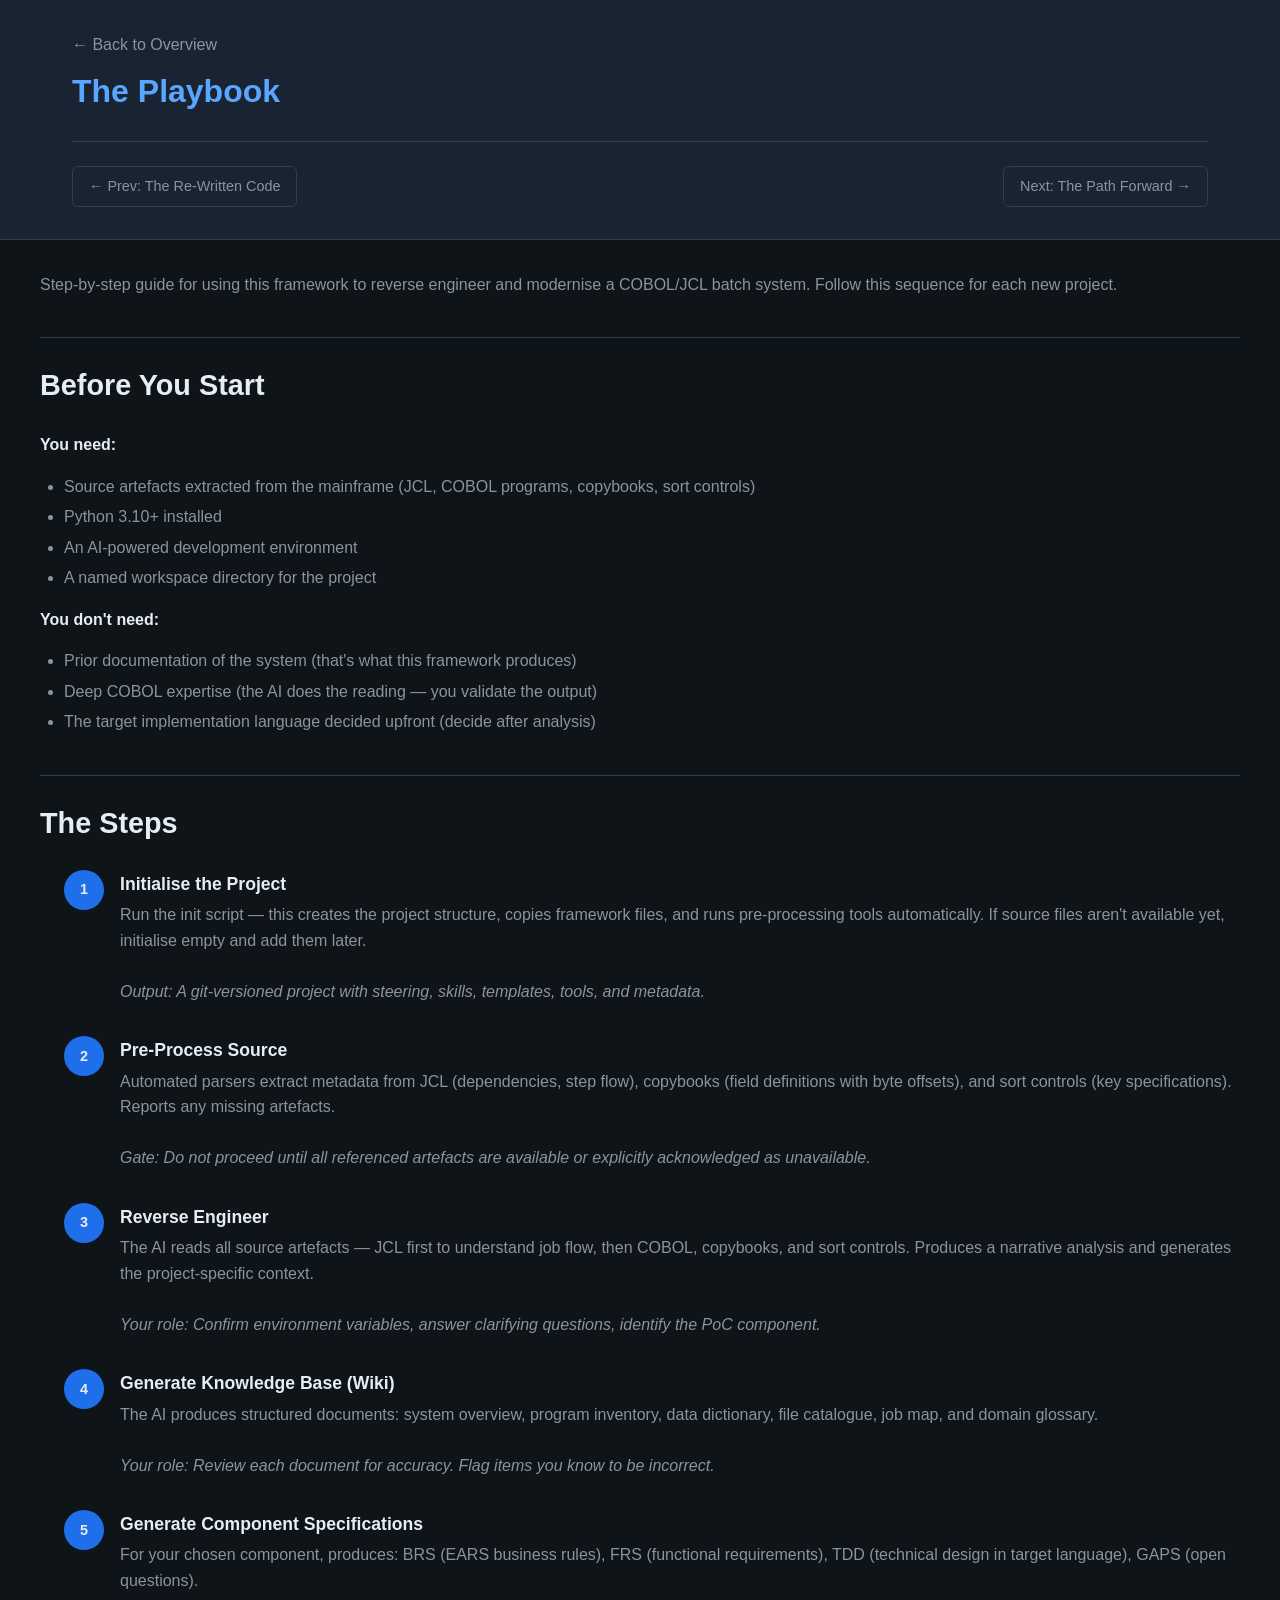
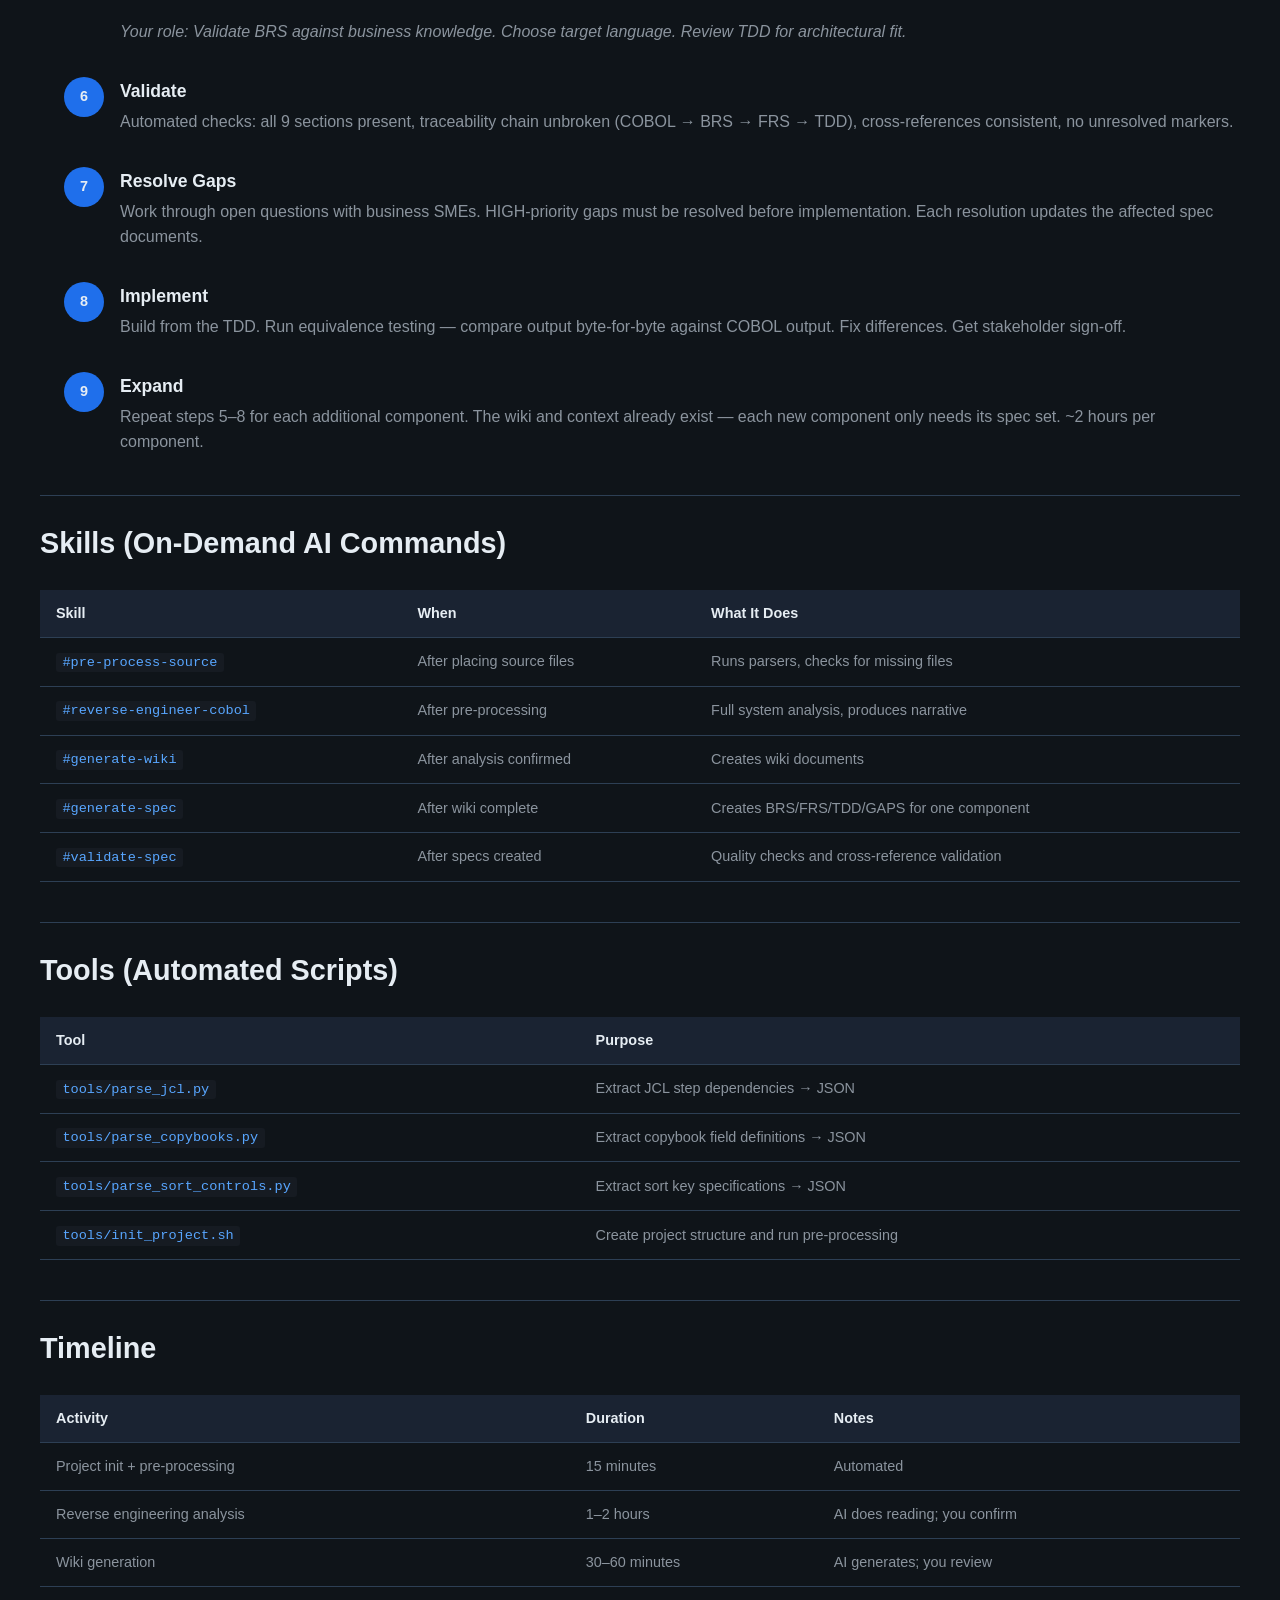
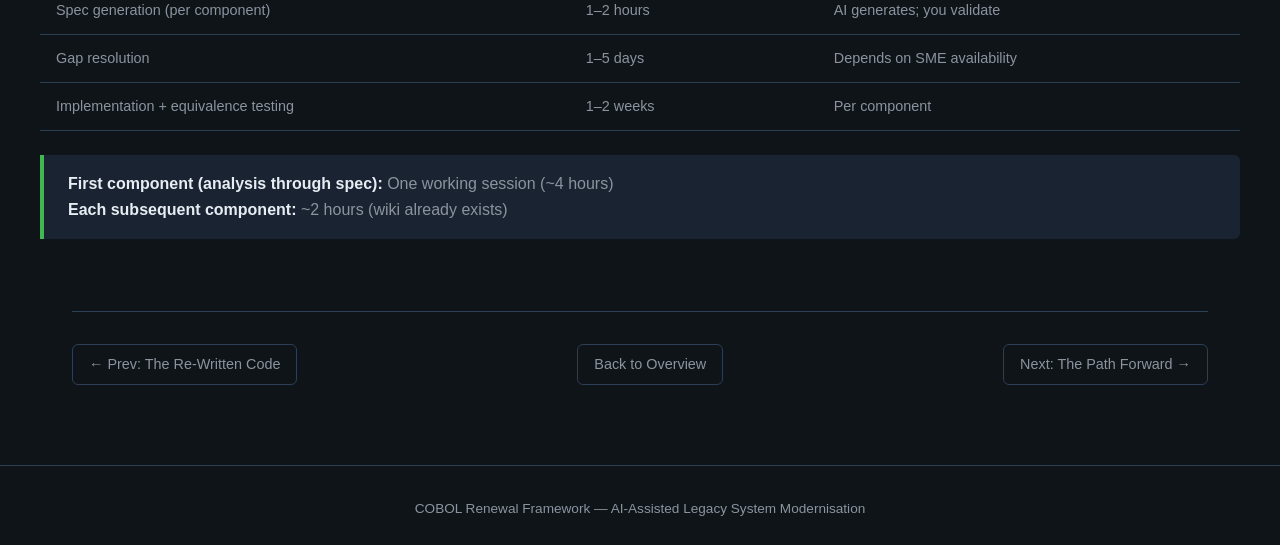
<file: playbook.html>
<!DOCTYPE html>
<html lang="en">
<head>
    <meta charset="UTF-8">
    <meta name="viewport" content="width=device-width, initial-scale=1.0">
    <title>The Playbook — COBOL Renewal Framework</title>
    <link rel="stylesheet" href="css/style.css">
</head>
<body>
    <div class="page-header">
        <div class="container">
            <div class="breadcrumb"><a href="index.html">← Back to Overview</a></div>
            <h1>The Playbook</h1>
            <div class="page-nav page-nav-top">
                <a href="rewritten-code.html" class="page-nav-link">← Prev: The Re-Written Code</a>
                <a href="path-forward.html" class="page-nav-link">Next: The Path Forward →</a>
            </div>
        </div>
    </div>

    <main class="container content">
        <p>Step-by-step guide for using this framework to reverse engineer and modernise a COBOL/JCL batch system. Follow this sequence for each new project.</p>

        <h2>Before You Start</h2>
        <p><strong>You need:</strong></p>
        <ul>
            <li>Source artefacts extracted from the mainframe (JCL, COBOL programs, copybooks, sort controls)</li>
            <li>Python 3.10+ installed</li>
            <li>An AI-powered development environment</li>
            <li>A named workspace directory for the project</li>
        </ul>
        <p><strong>You don't need:</strong></p>
        <ul>
            <li>Prior documentation of the system (that's what this framework produces)</li>
            <li>Deep COBOL expertise (the AI does the reading — you validate the output)</li>
            <li>The target implementation language decided upfront (decide after analysis)</li>
        </ul>

        <h2>The Steps</h2>

        <ol class="phase-list">
            <li>
                <strong>Initialise the Project</strong>
                Run the init script — this creates the project structure, copies framework files, and runs pre-processing tools automatically. If source files aren't available yet, initialise empty and add them later.
                <br><br><em>Output: A git-versioned project with steering, skills, templates, tools, and metadata.</em>
            </li>
            <li>
                <strong>Pre-Process Source</strong>
                Automated parsers extract metadata from JCL (dependencies, step flow), copybooks (field definitions with byte offsets), and sort controls (key specifications). Reports any missing artefacts.
                <br><br><em>Gate: Do not proceed until all referenced artefacts are available or explicitly acknowledged as unavailable.</em>
            </li>
            <li>
                <strong>Reverse Engineer</strong>
                The AI reads all source artefacts — JCL first to understand job flow, then COBOL, copybooks, and sort controls. Produces a narrative analysis and generates the project-specific context.
                <br><br><em>Your role: Confirm environment variables, answer clarifying questions, identify the PoC component.</em>
            </li>
            <li>
                <strong>Generate Knowledge Base (Wiki)</strong>
                The AI produces structured documents: system overview, program inventory, data dictionary, file catalogue, job map, and domain glossary.
                <br><br><em>Your role: Review each document for accuracy. Flag items you know to be incorrect.</em>
            </li>
            <li>
                <strong>Generate Component Specifications</strong>
                For your chosen component, produces: BRS (EARS business rules), FRS (functional requirements), TDD (technical design in target language), GAPS (open questions).
                <br><br><em>Your role: Validate BRS against business knowledge. Choose target language. Review TDD for architectural fit.</em>
            </li>
            <li>
                <strong>Validate</strong>
                Automated checks: all 9 sections present, traceability chain unbroken (COBOL → BRS → FRS → TDD), cross-references consistent, no unresolved markers.
            </li>
            <li>
                <strong>Resolve Gaps</strong>
                Work through open questions with business SMEs. HIGH-priority gaps must be resolved before implementation. Each resolution updates the affected spec documents.
            </li>
            <li>
                <strong>Implement</strong>
                Build from the TDD. Run equivalence testing — compare output byte-for-byte against COBOL output. Fix differences. Get stakeholder sign-off.
            </li>
            <li>
                <strong>Expand</strong>
                Repeat steps 5–8 for each additional component. The wiki and context already exist — each new component only needs its spec set. ~2 hours per component.
            </li>
        </ol>

        <h2>Skills (On-Demand AI Commands)</h2>
        <table>
            <thead>
                <tr><th>Skill</th><th>When</th><th>What It Does</th></tr>
            </thead>
            <tbody>
                <tr><td><code>#pre-process-source</code></td><td>After placing source files</td><td>Runs parsers, checks for missing files</td></tr>
                <tr><td><code>#reverse-engineer-cobol</code></td><td>After pre-processing</td><td>Full system analysis, produces narrative</td></tr>
                <tr><td><code>#generate-wiki</code></td><td>After analysis confirmed</td><td>Creates wiki documents</td></tr>
                <tr><td><code>#generate-spec</code></td><td>After wiki complete</td><td>Creates BRS/FRS/TDD/GAPS for one component</td></tr>
                <tr><td><code>#validate-spec</code></td><td>After specs created</td><td>Quality checks and cross-reference validation</td></tr>
            </tbody>
        </table>

        <h2>Tools (Automated Scripts)</h2>
        <table>
            <thead>
                <tr><th>Tool</th><th>Purpose</th></tr>
            </thead>
            <tbody>
                <tr><td><code>tools/parse_jcl.py</code></td><td>Extract JCL step dependencies → JSON</td></tr>
                <tr><td><code>tools/parse_copybooks.py</code></td><td>Extract copybook field definitions → JSON</td></tr>
                <tr><td><code>tools/parse_sort_controls.py</code></td><td>Extract sort key specifications → JSON</td></tr>
                <tr><td><code>tools/init_project.sh</code></td><td>Create project structure and run pre-processing</td></tr>
            </tbody>
        </table>

        <h2>Timeline</h2>
        <table>
            <thead>
                <tr><th>Activity</th><th>Duration</th><th>Notes</th></tr>
            </thead>
            <tbody>
                <tr><td>Project init + pre-processing</td><td>15 minutes</td><td>Automated</td></tr>
                <tr><td>Reverse engineering analysis</td><td>1–2 hours</td><td>AI does reading; you confirm</td></tr>
                <tr><td>Wiki generation</td><td>30–60 minutes</td><td>AI generates; you review</td></tr>
                <tr><td>Spec generation (per component)</td><td>1–2 hours</td><td>AI generates; you validate</td></tr>
                <tr><td>Gap resolution</td><td>1–5 days</td><td>Depends on SME availability</td></tr>
                <tr><td>Implementation + equivalence testing</td><td>1–2 weeks</td><td>Per component</td></tr>
            </tbody>
        </table>

        <div class="callout success">
            <p><strong>First component (analysis through spec):</strong> One working session (~4 hours)<br>
            <strong>Each subsequent component:</strong> ~2 hours (wiki already exists)</p>
        </div>
    </main>

    <div class="container">
        <div class="page-nav page-nav-bottom">
            <a href="rewritten-code.html" class="page-nav-link">← Prev: The Re-Written Code</a>
            <a href="index.html" class="page-nav-link">Back to Overview</a>
            <a href="path-forward.html" class="page-nav-link">Next: The Path Forward →</a>
        </div>
    </div>

    <footer>
        <div class="container">
            <p>COBOL Renewal Framework — AI-Assisted Legacy System Modernisation</p>
        </div>
    </footer>
</body>
</html>
</file>
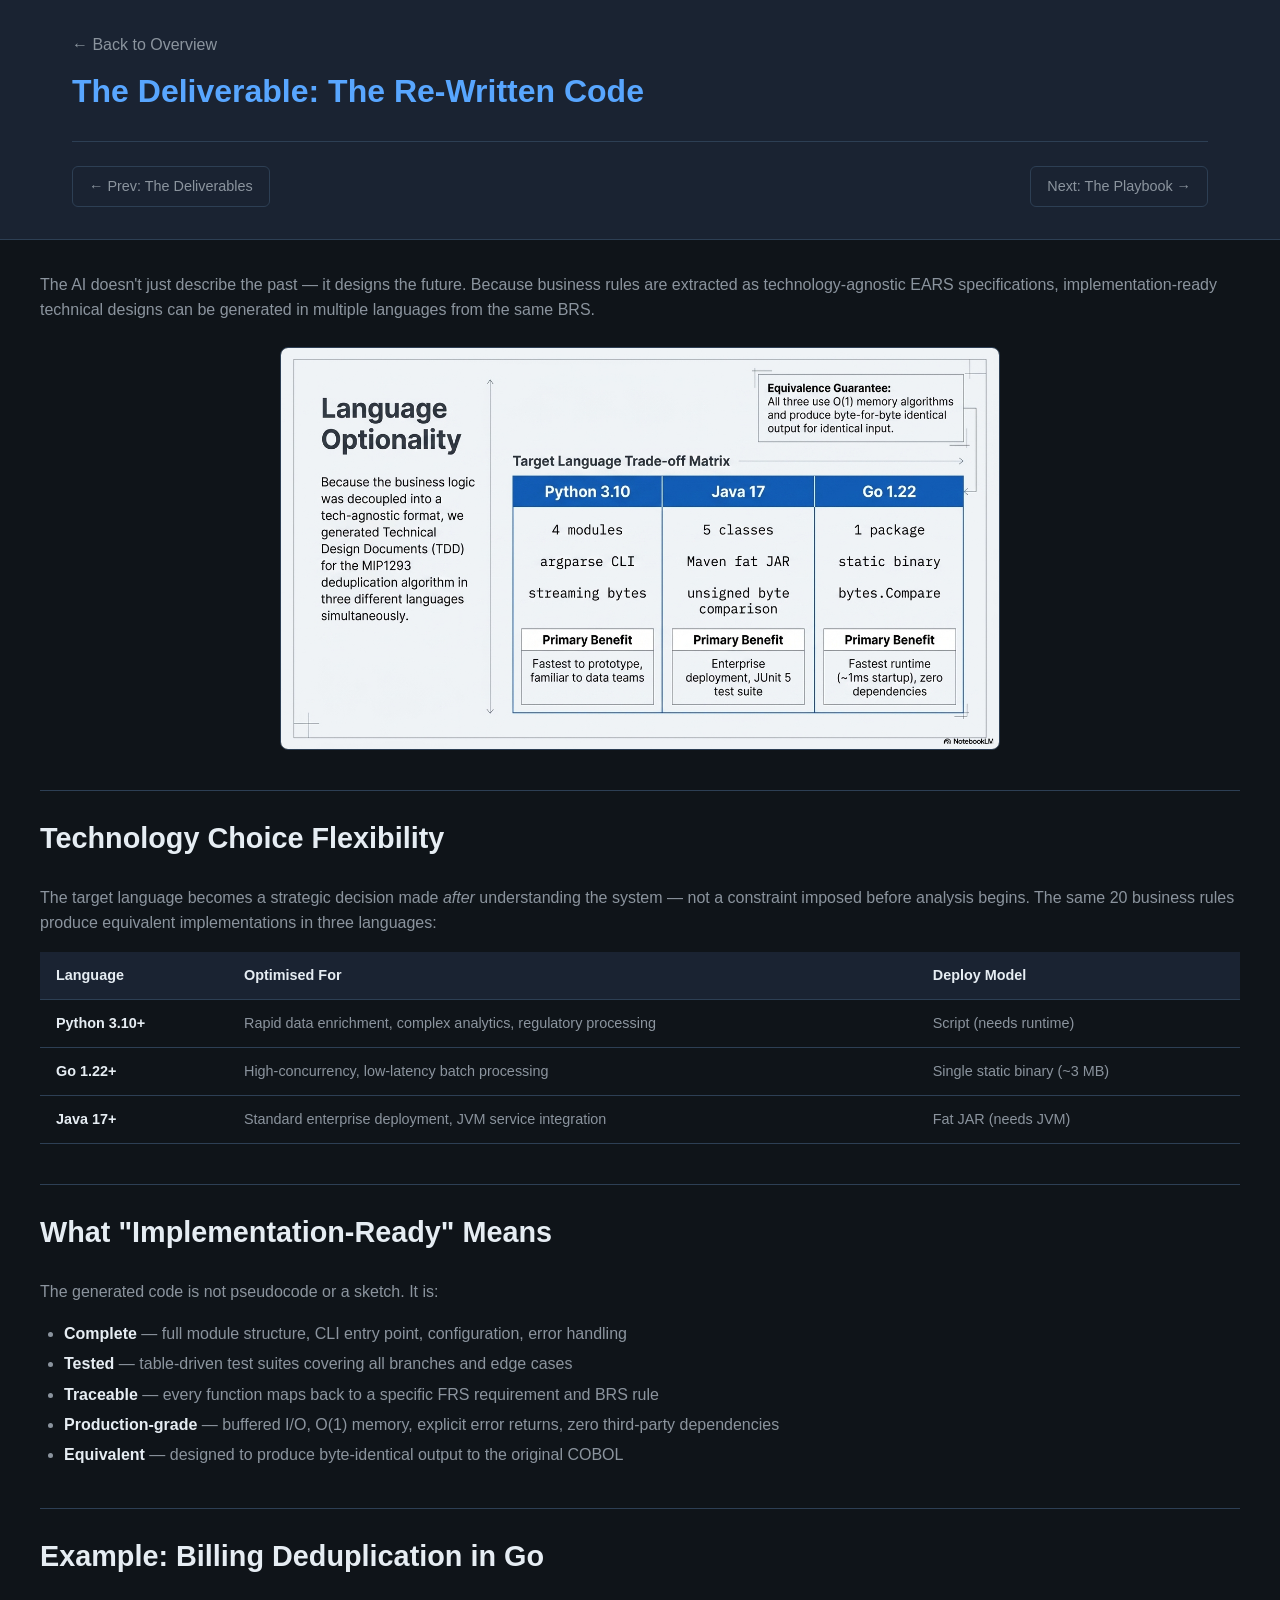
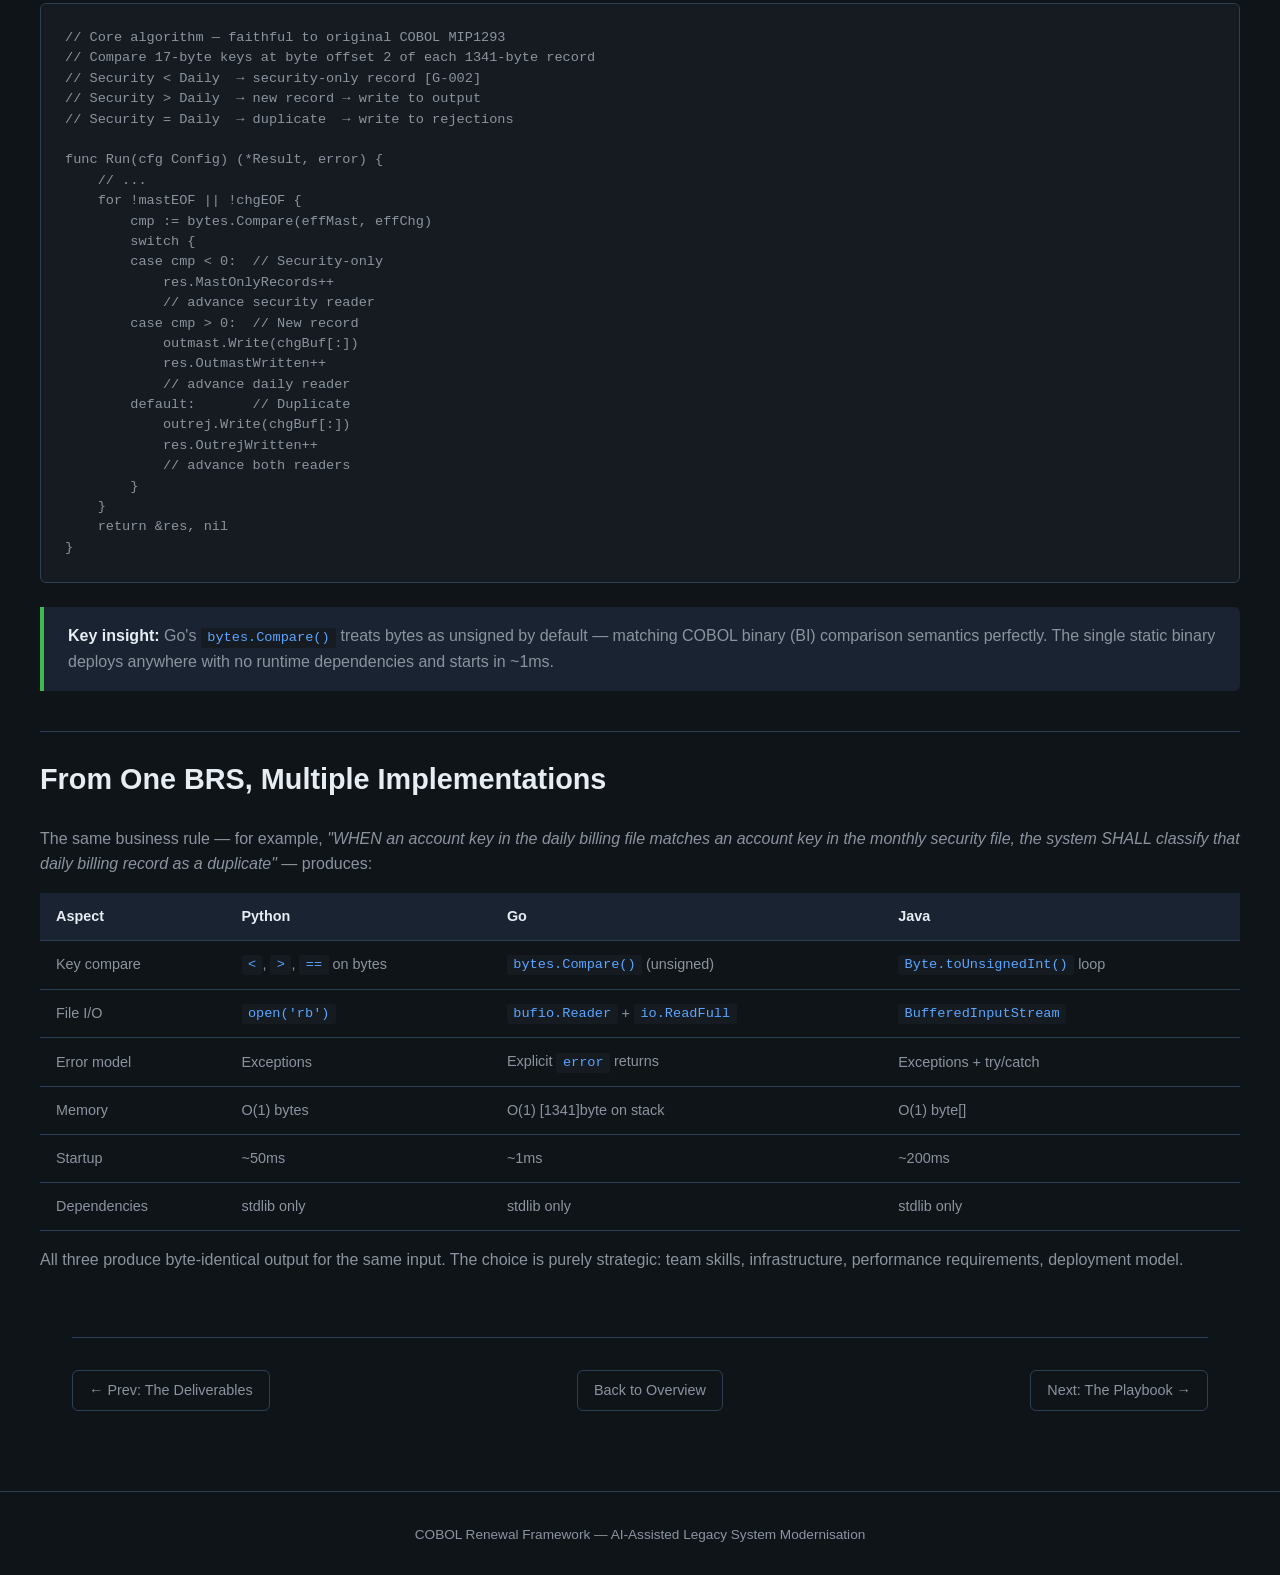
<file: rewritten-code.html>
<!DOCTYPE html>
<html lang="en">
<head>
    <meta charset="UTF-8">
    <meta name="viewport" content="width=device-width, initial-scale=1.0">
    <title>The Deliverable: The Re-Written Code — COBOL Renewal Framework</title>
    <link rel="stylesheet" href="css/style.css">
</head>
<body>
    <div class="page-header">
        <div class="container">
            <div class="breadcrumb"><a href="index.html">← Back to Overview</a></div>
            <h1>The Deliverable: The Re-Written Code</h1>
            <div class="page-nav page-nav-top">
                <a href="deliverables.html" class="page-nav-link">← Prev: The Deliverables</a>
                <a href="playbook.html" class="page-nav-link">Next: The Playbook →</a>
            </div>
        </div>
    </div>

    <main class="container content">
        <p>The AI doesn't just describe the past — it designs the future. Because business rules are extracted as technology-agnostic EARS specifications, implementation-ready technical designs can be generated in multiple languages from the same BRS.</p>

        <img src="img/language_options.png" alt="Language options — Python, Go, Java" class="full-width-img">

        <h2>Technology Choice Flexibility</h2>
        <p>The target language becomes a strategic decision made <em>after</em> understanding the system — not a constraint imposed before analysis begins. The same 20 business rules produce equivalent implementations in three languages:</p>

        <table>
            <thead>
                <tr><th>Language</th><th>Optimised For</th><th>Deploy Model</th></tr>
            </thead>
            <tbody>
                <tr><td><strong>Python 3.10+</strong></td><td>Rapid data enrichment, complex analytics, regulatory processing</td><td>Script (needs runtime)</td></tr>
                <tr><td><strong>Go 1.22+</strong></td><td>High-concurrency, low-latency batch processing</td><td>Single static binary (~3 MB)</td></tr>
                <tr><td><strong>Java 17+</strong></td><td>Standard enterprise deployment, JVM service integration</td><td>Fat JAR (needs JVM)</td></tr>
            </tbody>
        </table>

        <h2>What "Implementation-Ready" Means</h2>
        <p>The generated code is not pseudocode or a sketch. It is:</p>
        <ul>
            <li><strong>Complete</strong> — full module structure, CLI entry point, configuration, error handling</li>
            <li><strong>Tested</strong> — table-driven test suites covering all branches and edge cases</li>
            <li><strong>Traceable</strong> — every function maps back to a specific FRS requirement and BRS rule</li>
            <li><strong>Production-grade</strong> — buffered I/O, O(1) memory, explicit error returns, zero third-party dependencies</li>
            <li><strong>Equivalent</strong> — designed to produce byte-identical output to the original COBOL</li>
        </ul>

        <h2>Example: Billing Deduplication in Go</h2>
<pre><code>// Core algorithm — faithful to original COBOL MIP1293
// Compare 17-byte keys at byte offset 2 of each 1341-byte record
// Security &lt; Daily  → security-only record [G-002]
// Security &gt; Daily  → new record → write to output
// Security = Daily  → duplicate  → write to rejections

func Run(cfg Config) (*Result, error) {
    // ...
    for !mastEOF || !chgEOF {
        cmp := bytes.Compare(effMast, effChg)
        switch {
        case cmp &lt; 0:  // Security-only
            res.MastOnlyRecords++
            // advance security reader
        case cmp &gt; 0:  // New record
            outmast.Write(chgBuf[:])
            res.OutmastWritten++
            // advance daily reader
        default:       // Duplicate
            outrej.Write(chgBuf[:])
            res.OutrejWritten++
            // advance both readers
        }
    }
    return &amp;res, nil
}</code></pre>

        <div class="callout success">
            <p><strong>Key insight:</strong> Go's <code>bytes.Compare()</code> treats bytes as unsigned by default — matching COBOL binary (BI) comparison semantics perfectly. The single static binary deploys anywhere with no runtime dependencies and starts in ~1ms.</p>
        </div>

        <h2>From One BRS, Multiple Implementations</h2>
        <p>The same business rule — for example, <em>"WHEN an account key in the daily billing file matches an account key in the monthly security file, the system SHALL classify that daily billing record as a duplicate"</em> — produces:</p>

        <table>
            <thead>
                <tr><th>Aspect</th><th>Python</th><th>Go</th><th>Java</th></tr>
            </thead>
            <tbody>
                <tr><td>Key compare</td><td><code>&lt;</code>, <code>&gt;</code>, <code>==</code> on bytes</td><td><code>bytes.Compare()</code> (unsigned)</td><td><code>Byte.toUnsignedInt()</code> loop</td></tr>
                <tr><td>File I/O</td><td><code>open('rb')</code></td><td><code>bufio.Reader</code> + <code>io.ReadFull</code></td><td><code>BufferedInputStream</code></td></tr>
                <tr><td>Error model</td><td>Exceptions</td><td>Explicit <code>error</code> returns</td><td>Exceptions + try/catch</td></tr>
                <tr><td>Memory</td><td>O(1) bytes</td><td>O(1) [1341]byte on stack</td><td>O(1) byte[]</td></tr>
                <tr><td>Startup</td><td>~50ms</td><td>~1ms</td><td>~200ms</td></tr>
                <tr><td>Dependencies</td><td>stdlib only</td><td>stdlib only</td><td>stdlib only</td></tr>
            </tbody>
        </table>

        <p>All three produce byte-identical output for the same input. The choice is purely strategic: team skills, infrastructure, performance requirements, deployment model.</p>
    </main>

    <div class="container">
        <div class="page-nav page-nav-bottom">
            <a href="deliverables.html" class="page-nav-link">← Prev: The Deliverables</a>
            <a href="index.html" class="page-nav-link">Back to Overview</a>
            <a href="playbook.html" class="page-nav-link">Next: The Playbook →</a>
        </div>
    </div>

    <footer>
        <div class="container">
            <p>COBOL Renewal Framework — AI-Assisted Legacy System Modernisation</p>
        </div>
    </footer>
</body>
</html>
</file>
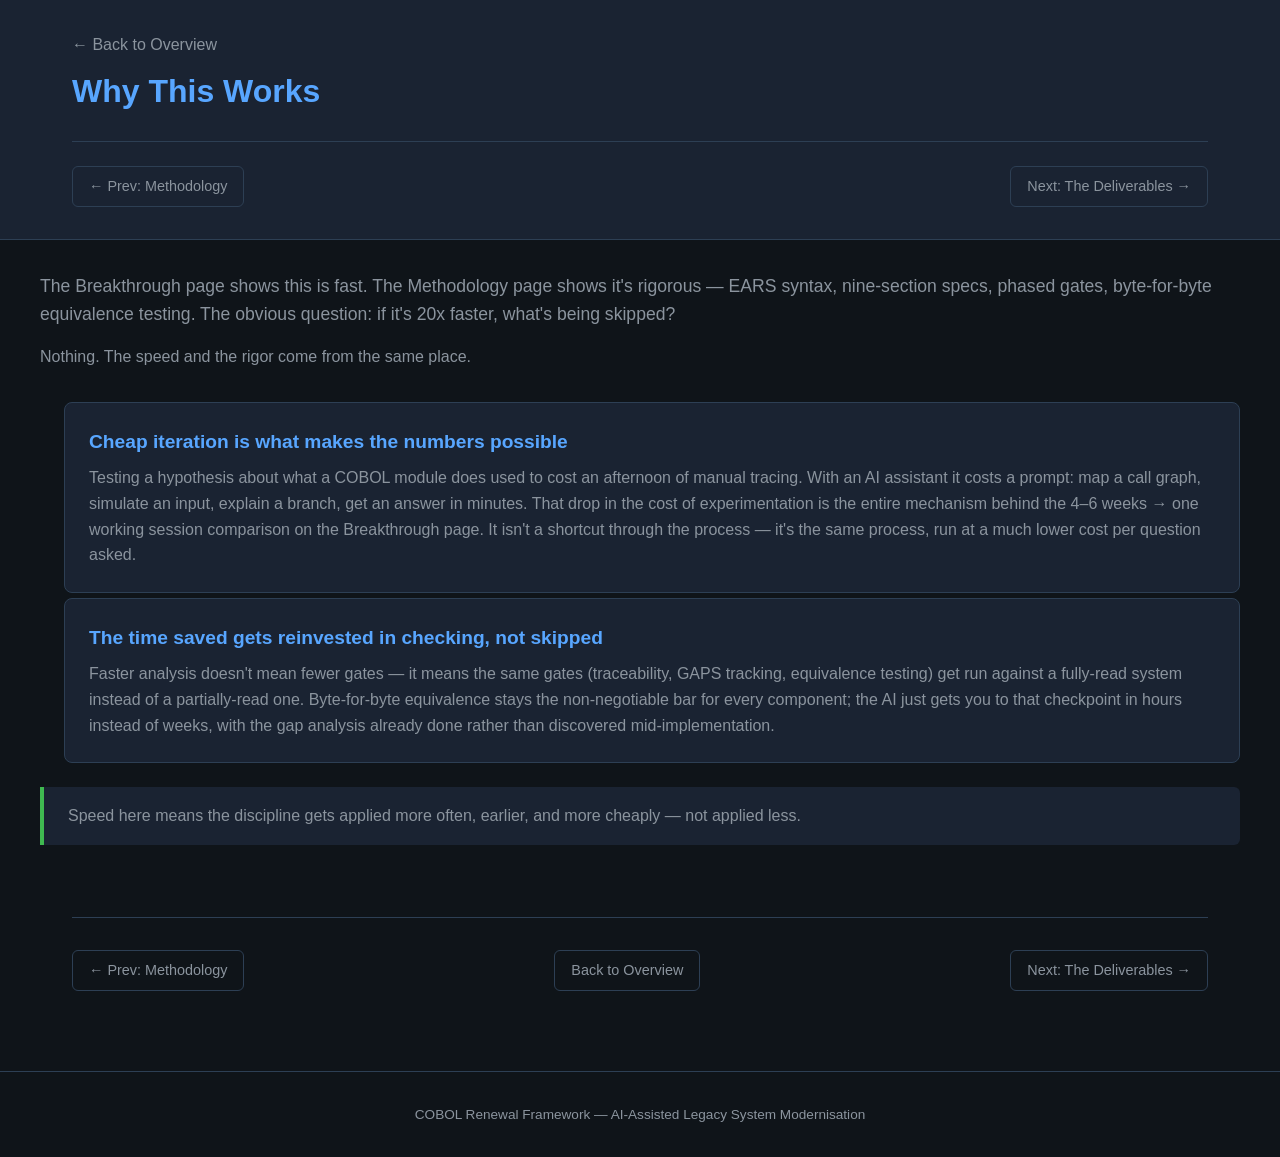
<file: why-this-works.html>
<!DOCTYPE html>
<html lang="en">
<head>
    <meta charset="UTF-8">
    <meta name="viewport" content="width=device-width, initial-scale=1.0">
    <title>Why This Works — COBOL Renewal Framework</title>
    <link rel="stylesheet" href="css/style.css">
</head>
<body>
    <div class="page-header">
        <div class="container">
            <div class="breadcrumb"><a href="index.html">← Back to Overview</a></div>
            <h1>Why This Works</h1>
            <div class="page-nav page-nav-top">
                <a href="methodology.html" class="page-nav-link">← Prev: Methodology</a>
                <a href="deliverables.html" class="page-nav-link">Next: The Deliverables →</a>
            </div>
        </div>
    </div>

    <main class="container content">
        <p class="philosophy-lead">The Breakthrough page shows this is fast. The Methodology page shows it's rigorous — EARS syntax, nine-section specs, phased gates, byte-for-byte equivalence testing. The obvious question: if it's 20x faster, what's being skipped?</p>

        <p>Nothing. The speed and the rigor come from the same place.</p>

        <ul class="principle-list">
            <li class="principle-item">
                <h3>Cheap iteration is what makes the numbers possible</h3>
                <p>Testing a hypothesis about what a COBOL module does used to cost an afternoon of manual tracing. With an AI assistant it costs a prompt: map a call graph, simulate an input, explain a branch, get an answer in minutes. That drop in the cost of experimentation is the entire mechanism behind the 4–6 weeks → one working session comparison on the Breakthrough page. It isn't a shortcut through the process — it's the same process, run at a much lower cost per question asked.</p>
            </li>

            <li class="principle-item">
                <h3>The time saved gets reinvested in checking, not skipped</h3>
                <p>Faster analysis doesn't mean fewer gates — it means the same gates (traceability, GAPS tracking, equivalence testing) get run against a fully-read system instead of a partially-read one. Byte-for-byte equivalence stays the non-negotiable bar for every component; the AI just gets you to that checkpoint in hours instead of weeks, with the gap analysis already done rather than discovered mid-implementation.</p>
            </li>
        </ul>

        <div class="callout success">
            <p>Speed here means the discipline gets applied more often, earlier, and more cheaply — not applied less.</p>
        </div>
    </main>

    <div class="container">
        <div class="page-nav page-nav-bottom">
            <a href="methodology.html" class="page-nav-link">← Prev: Methodology</a>
            <a href="index.html" class="page-nav-link">Back to Overview</a>
            <a href="deliverables.html" class="page-nav-link">Next: The Deliverables →</a>
        </div>
    </div>

    <footer>
        <div class="container">
            <p>COBOL Renewal Framework — AI-Assisted Legacy System Modernisation</p>
        </div>
    </footer>
</body>
</html>
</file>
<file: css/style.css>
/* COBOL Renewal Framework — Demo Site Styles */

:root {
    --bg: #0f1419;
    --surface: #1a2332;
    --surface-hover: #1f2b3d;
    --border: #2d3f54;
    --text: #e6edf3;
    --text-muted: #8b949e;
    --accent: #58a6ff;
    --accent-dim: #1f6feb;
    --success: #3fb950;
    --warning: #d29922;
    --danger: #f85149;
    --code-bg: #161b22;
    --font-mono: 'JetBrains Mono', 'Fira Code', 'Cascadia Code', monospace;
    --font-sans: -apple-system, BlinkMacSystemFont, 'Segoe UI', Helvetica, Arial, sans-serif;
}

* {
    margin: 0;
    padding: 0;
    box-sizing: border-box;
}

body {
    font-family: var(--font-sans);
    background: var(--bg);
    color: var(--text);
    line-height: 1.6;
}

.container {
    max-width: 1200px;
    margin: 0 auto;
    padding: 0 2rem;
}

/* Hero */
.hero {
    background: linear-gradient(135deg, var(--surface) 0%, var(--bg) 100%);
    border-bottom: 1px solid var(--border);
    padding: 4rem 0;
    text-align: center;
}

.hero h1 {
    font-size: 2.5rem;
    font-weight: 700;
    margin-bottom: 1rem;
    color: var(--accent);
}

.tagline {
    font-size: 1.2rem;
    color: var(--text-muted);
    max-width: 700px;
    margin: 0 auto;
}

/* Sections */
section {
    padding: 3rem 0;
}

h2 {
    font-size: 1.8rem;
    margin-bottom: 1.5rem;
    color: var(--text);
}

h3 {
    font-size: 1.2rem;
    margin-bottom: 0.5rem;
    color: var(--text);
}

/* Problem Grid */
.problem-grid {
    display: grid;
    grid-template-columns: repeat(auto-fit, minmax(300px, 1fr));
    gap: 1.5rem;
}

.problem-card {
    background: var(--surface);
    border: 1px solid var(--border);
    border-radius: 8px;
    padding: 1.5rem;
}

.problem-card h3 {
    color: var(--warning);
}

.problem-card p {
    color: var(--text-muted);
}

/* Stats */
.stats-grid {
    display: grid;
    grid-template-columns: repeat(auto-fit, minmax(200px, 1fr));
    gap: 1.5rem;
    margin-top: 2rem;
}

.stat {
    background: var(--surface);
    border: 1px solid var(--border);
    border-radius: 8px;
    padding: 1.5rem;
    text-align: center;
}

.stat-number {
    display: block;
    font-size: 2rem;
    font-weight: 700;
    color: var(--success);
}

.stat-label {
    display: block;
    font-size: 0.85rem;
    color: var(--text-muted);
    margin-top: 0.5rem;
}

/* Nav Grid */
.nav-grid {
    display: grid;
    grid-template-columns: repeat(auto-fit, minmax(300px, 1fr));
    gap: 1.5rem;
}

.nav-card {
    display: block;
    background: var(--surface);
    border: 1px solid var(--border);
    border-radius: 8px;
    padding: 1.5rem;
    text-decoration: none;
    transition: border-color 0.2s, background 0.2s, transform 0.2s;
}

.nav-card:hover {
    border-color: var(--accent);
    background: var(--surface-hover);
    transform: translateY(-2px);
}

.nav-card h3 {
    color: var(--accent);
}

.nav-card p {
    color: var(--text-muted);
    font-size: 0.9rem;
}

/* Featured nav cards (used on drill-through pages) */
.nav-card-featured {
    display: flex;
    flex-direction: column;
    padding: 0;
    overflow: hidden;
}

.nav-card-featured .nav-card-img {
    width: 100%;
    height: 180px;
    object-fit: cover;
    border-bottom: 1px solid var(--border);
}

.nav-card-featured .nav-card-body {
    padding: 1.5rem;
}

.nav-card-featured .nav-card-body h3 {
    color: var(--accent);
    margin-bottom: 0.5rem;
}

.nav-card-featured .nav-card-body p {
    color: var(--text-muted);
    font-size: 0.9rem;
}

/* Index page sections */
.problem-section p,
.solution-section p,
main > section > p {
    color: var(--text-muted);
    margin-bottom: 1rem;
}

main > section > ul {
    color: var(--text-muted);
    padding-left: 1.5rem;
    margin-bottom: 1rem;
}

main > section > ul li {
    margin-bottom: 0.3rem;
}

/* Content pages */
.page-header {
    background: var(--surface);
    border-bottom: 1px solid var(--border);
    padding: 2rem 0;
}

.page-header h1 {
    font-size: 2rem;
    color: var(--accent);
}

.page-header .breadcrumb {
    margin-bottom: 0.5rem;
}

.page-header .breadcrumb a {
    color: var(--text-muted);
    text-decoration: none;
}

.page-header .breadcrumb a:hover {
    color: var(--accent);
}

.content {
    padding: 2rem 0;
}

.content h2 {
    margin-top: 2.5rem;
    padding-top: 1.5rem;
    border-top: 1px solid var(--border);
}

.content h2:first-child {
    margin-top: 0;
    padding-top: 0;
    border-top: none;
}

.content h3 {
    margin-top: 1.5rem;
    color: var(--text);
}

.content p {
    margin-bottom: 1rem;
    color: var(--text-muted);
}

.content ul, .content ol {
    margin-bottom: 1rem;
    padding-left: 1.5rem;
    color: var(--text-muted);
}

.content li {
    margin-bottom: 0.3rem;
}

.content strong {
    color: var(--text);
}

.content a {
    color: var(--accent);
}

.content a:hover {
    text-decoration: none;
}

/* Tables */
table {
    width: 100%;
    border-collapse: collapse;
    margin: 1rem 0;
    font-size: 0.9rem;
}

th, td {
    padding: 0.75rem 1rem;
    text-align: left;
    border-bottom: 1px solid var(--border);
}

th {
    background: var(--surface);
    color: var(--text);
    font-weight: 600;
}

td {
    color: var(--text-muted);
}

tr:hover td {
    background: var(--surface);
}

/* Code blocks */
pre {
    background: var(--code-bg);
    border: 1px solid var(--border);
    border-radius: 6px;
    padding: 1.5rem;
    overflow-x: auto;
    margin: 1rem 0;
    font-family: var(--font-mono);
    font-size: 0.85rem;
    line-height: 1.5;
    color: var(--text-muted);
}

code {
    font-family: var(--font-mono);
    font-size: 0.85rem;
    background: var(--code-bg);
    padding: 0.15rem 0.4rem;
    border-radius: 3px;
    color: var(--accent);
}

pre code {
    background: none;
    padding: 0;
    color: inherit;
}

/* Before/After split */
.split-view {
    display: grid;
    grid-template-columns: 1fr 1fr;
    gap: 1.5rem;
    margin: 1.5rem 0;
}

.split-panel {
    background: var(--surface);
    border: 1px solid var(--border);
    border-radius: 8px;
    overflow: hidden;
}

.split-panel-header {
    background: var(--code-bg);
    padding: 0.75rem 1rem;
    border-bottom: 1px solid var(--border);
    font-weight: 600;
    font-size: 0.85rem;
}

.split-panel-header.before {
    color: var(--warning);
}

.split-panel-header.after {
    color: var(--success);
}

.split-panel pre {
    border: none;
    border-radius: 0;
    margin: 0;
    max-height: 500px;
    overflow-y: auto;
}

/* Callout boxes */
.callout {
    border-left: 4px solid var(--accent);
    background: var(--surface);
    padding: 1rem 1.5rem;
    margin: 1.5rem 0;
    border-radius: 0 6px 6px 0;
}

.callout.warning {
    border-left-color: var(--warning);
}

.callout.success {
    border-left-color: var(--success);
}

.callout p {
    margin: 0;
}

/* Phase steps */
.phase-list {
    list-style: none;
    padding: 0;
    counter-reset: phase;
}

.phase-list li {
    counter-increment: phase;
    position: relative;
    padding-left: 3.5rem;
    margin-bottom: 2rem;
    color: var(--text-muted);
}

.phase-list li::before {
    content: counter(phase);
    position: absolute;
    left: 0;
    top: 0;
    width: 2.5rem;
    height: 2.5rem;
    background: var(--accent-dim);
    color: var(--text);
    border-radius: 50%;
    display: flex;
    align-items: center;
    justify-content: center;
    font-weight: 700;
    font-size: 0.9rem;
}

.phase-list li strong {
    display: block;
    color: var(--text);
    font-size: 1.1rem;
    margin-bottom: 0.25rem;
}

/* Gap priority badges */
.badge {
    display: inline-block;
    padding: 0.15rem 0.5rem;
    border-radius: 3px;
    font-size: 0.75rem;
    font-weight: 600;
    text-transform: uppercase;
}

.badge-high {
    background: var(--danger);
    color: white;
}

.badge-medium {
    background: var(--warning);
    color: var(--bg);
}

.badge-low {
    background: var(--border);
    color: var(--text-muted);
}

/* Images */
.full-width-img {
    width: 60%;
    max-width: 60%;
    height: auto;
    border-radius: 8px;
    border: 1px solid var(--border);
    margin: 1.5rem auto;
    display: block;
}

.img-caption {
    text-align: center;
    font-size: 0.85rem;
    color: var(--text-muted);
    margin-top: -1rem;
    margin-bottom: 1.5rem;
}

/* Philosophy page */
.philosophy-lead {
    font-size: 1.1rem;
    color: var(--text);
    margin-bottom: 1rem;
}

.principle-list {
    list-style: none;
    padding: 0;
    margin: 2rem 0;
}

.principle-item {
    background: var(--surface);
    border: 1px solid var(--border);
    border-radius: 8px;
    padding: 1.5rem;
    margin-bottom: 1.5rem;
}

.principle-item h3 {
    color: var(--accent);
    margin-top: 0;
    margin-bottom: 0.5rem;
}

.principle-item p {
    margin-bottom: 0;
}

/* Page navigation (prev / overview / next) */
.page-nav {
    display: flex;
    justify-content: space-between;
    align-items: center;
    gap: 1rem;
    flex-wrap: wrap;
}

.page-nav-top {
    margin-top: 1.5rem;
    padding-top: 1.5rem;
    border-top: 1px solid var(--border);
}

.page-nav-bottom {
    padding: 2rem 0;
    margin-top: 1rem;
    border-top: 1px solid var(--border);
}

.page-nav-link {
    display: inline-block;
    color: var(--text-muted);
    text-decoration: none;
    font-size: 0.9rem;
    padding: 0.5rem 1rem;
    border: 1px solid var(--border);
    border-radius: 6px;
    transition: border-color 0.2s, color 0.2s, background 0.2s;
    white-space: nowrap;
}

.page-nav-link:hover {
    border-color: var(--accent);
    color: var(--accent);
    background: var(--surface-hover);
}

.page-nav-link.hidden {
    visibility: hidden;
}

/* Footer */
footer {
    border-top: 1px solid var(--border);
    padding: 2rem 0;
    margin-top: 3rem;
    text-align: center;
    color: var(--text-muted);
    font-size: 0.85rem;
}

/* Responsive */
@media (max-width: 768px) {
    .hero h1 {
        font-size: 1.8rem;
    }
    
    .split-view {
        grid-template-columns: 1fr;
    }
    
    .stats-grid {
        grid-template-columns: 1fr 1fr;
    }
}
</file>
